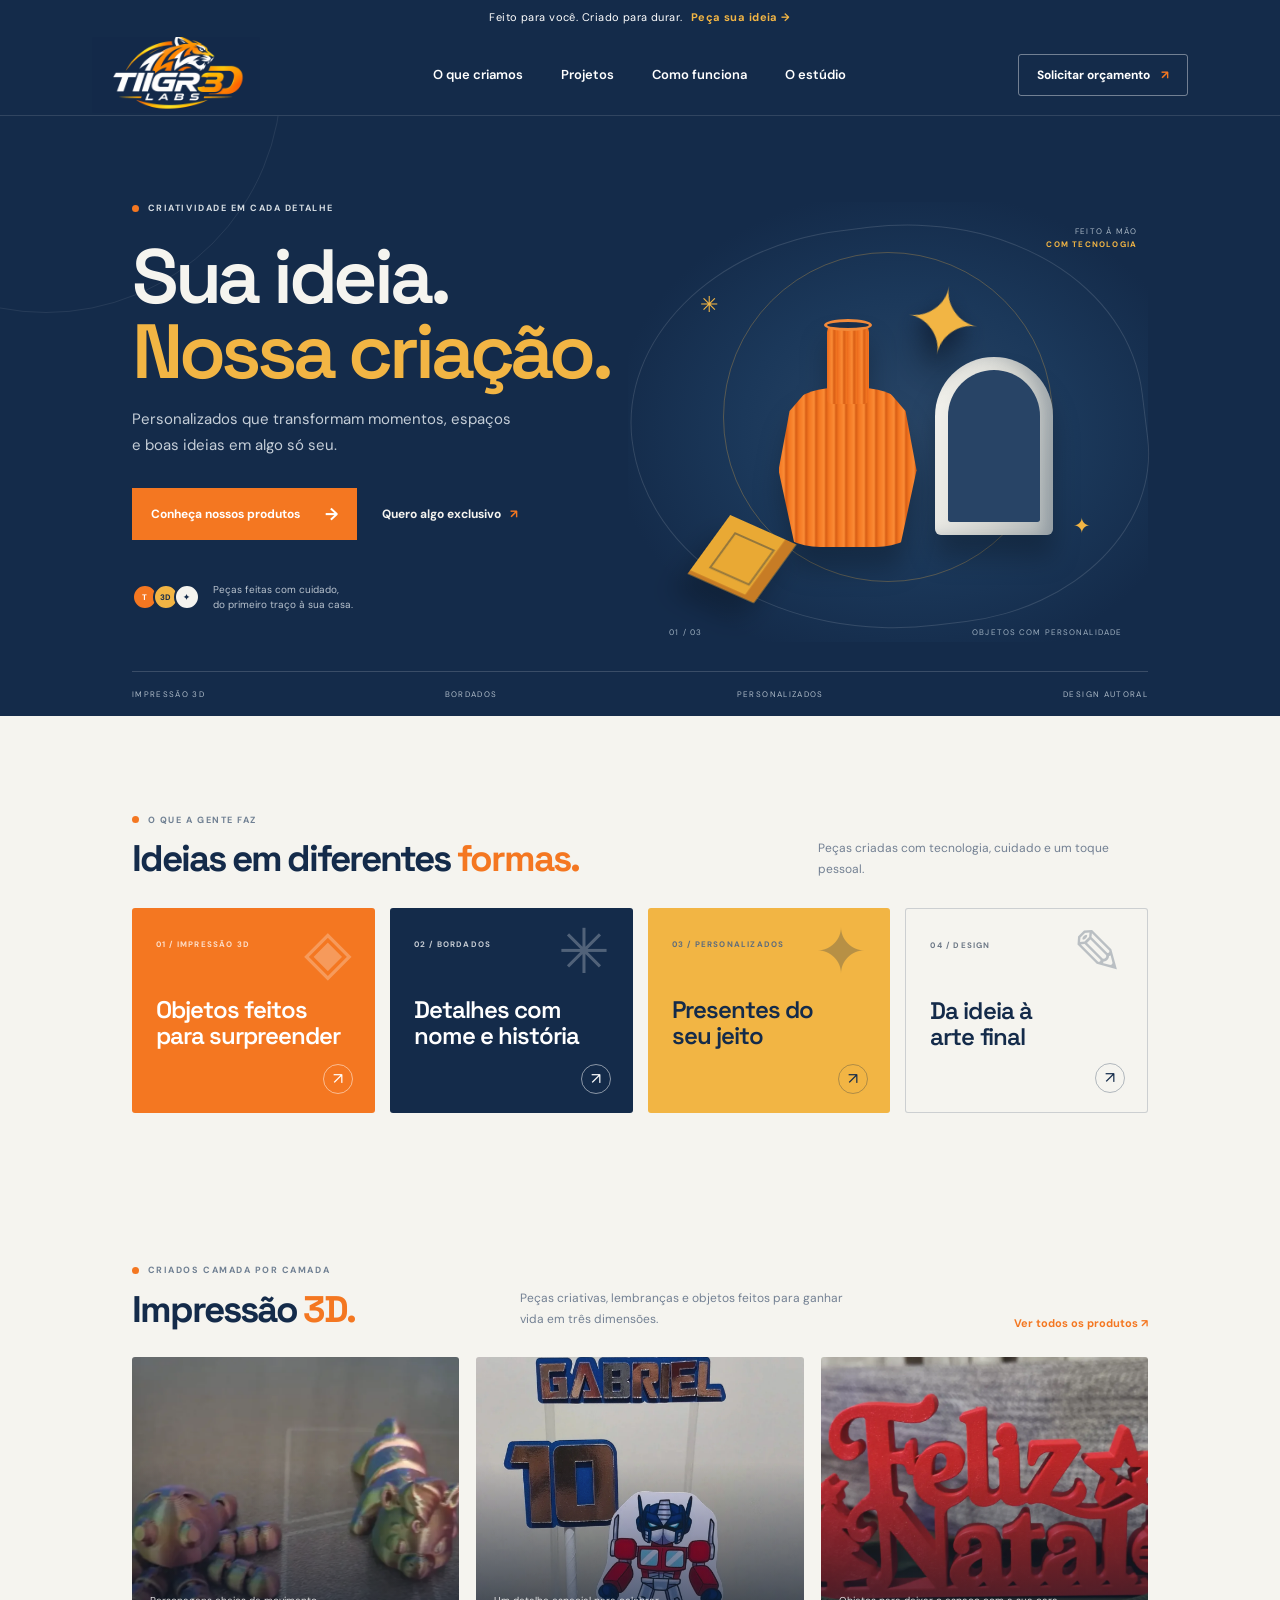
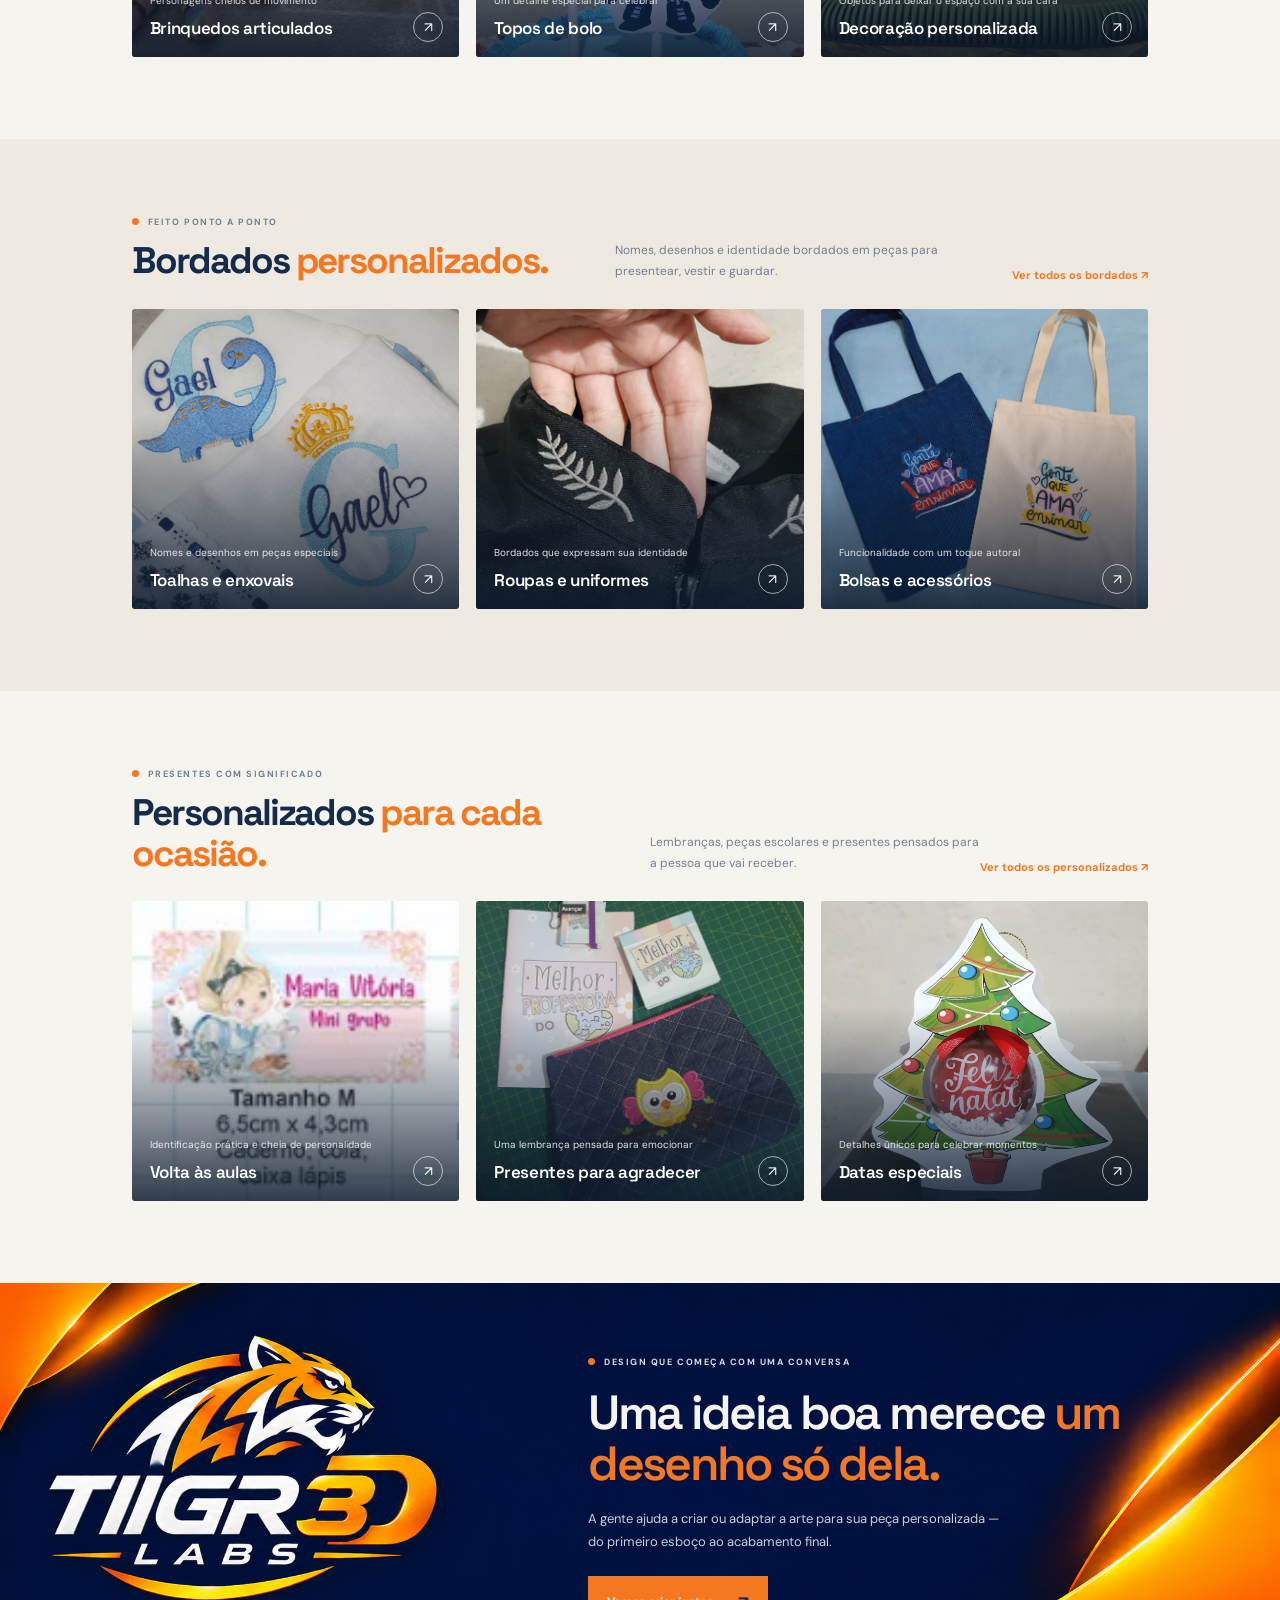
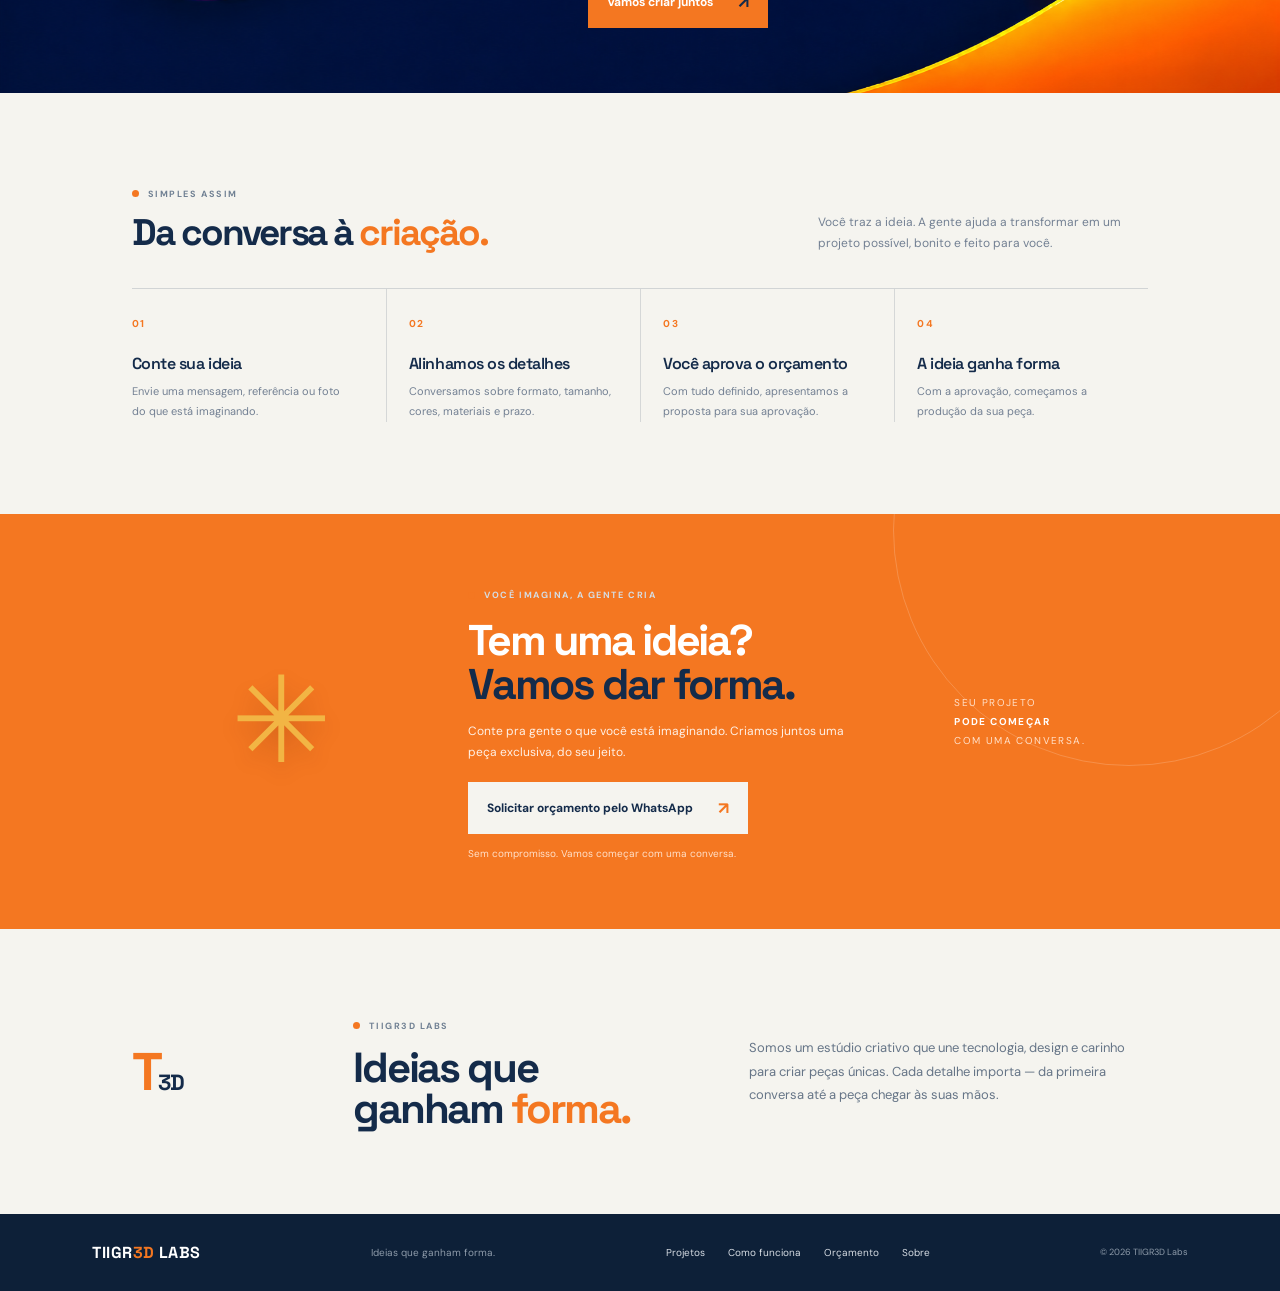
<file: index.html>
<!doctype html>
<html lang="pt-BR">
<head>
  <meta charset="UTF-8">
  <meta name="viewport" content="width=device-width, initial-scale=1.0">
  <meta name="theme-color" content="#142B4A">
  <meta name="description" content="Peças personalizadas com a sua ideia e a nossa criatividade. Impressão 3D, presentes e muito mais na TIIGR3D Labs.">
  <title>TIIGR3D Labs | Ideias que ganham forma</title>
  <link rel="preconnect" href="https://fonts.googleapis.com">
  <link rel="preconnect" href="https://fonts.gstatic.com" crossorigin>
  <link href="https://fonts.googleapis.com/css2?family=DM+Sans:wght@400;500;600;700&family=Space+Grotesk:wght@500;600;700&display=swap" rel="stylesheet">
  <link rel="stylesheet" href="styles.css">
</head>
<body>
  <div class="announcement">Feito para você. Criado para durar. <a href="#personalize">Peça sua ideia →</a></div>
  <header class="header">
    <a class="brand" href="#inicio" aria-label="TIIGR3D Labs início"><img src="docs/photos/design/identidade-visual/logo-tiigr3d-header.png" alt="TIIGR3D Labs"></a>
    <nav class="nav" aria-label="Navegação principal">
      <a href="#categorias">O que criamos</a><a href="#portfolio">Projetos</a><a href="#processo">Como funciona</a><a href="#sobre">O estúdio</a>
    </nav>
    <a class="header-cta" href="#personalize">Solicitar orçamento <span>↗</span></a>
    <details class="mobile-menu">
      <summary aria-label="Abrir menu"><span></span><span></span></summary>
      <nav aria-label="Menu mobile">
        <a href="#categorias">O que criamos</a><a href="#portfolio">Projetos</a><a href="#processo">Como funciona</a><a href="#sobre">O estúdio</a><a href="#personalize">Solicitar orçamento</a>
      </nav>
    </details>
  </header>

  <main>
    <section class="hero" id="inicio">
      <div class="hero-copy">
        <span class="eyebrow"><i></i> CRIATIVIDADE EM CADA DETALHE</span>
        <h1>Sua ideia.<br><span>Nossa criação.</span></h1>
        <p>Personalizados que transformam momentos, espaços e boas ideias em algo só seu.</p>
        <div class="hero-actions"><a class="button button-orange" href="#categorias">Conheça nossos produtos <span>→</span></a><a class="text-link" href="#personalize">Quero algo exclusivo <span>↗</span></a></div>
        <div class="hero-note"><div class="avatars"><b>T</b><b>3D</b><b>✦</b></div><span>Peças feitas com cuidado,<br>do primeiro traço à sua casa.</span></div>
      </div>
      <div class="hero-art" aria-label="Peças criativas feitas em impressão 3D">
        <div class="art-glow"></div><div class="art-label">FEITO À MÃO<br><strong>COM TECNOLOGIA</strong></div>
        <div class="model model-vase"><div class="vase-top"></div><div class="vase-neck"></div><div class="vase-body"></div></div>
        <div class="model model-arch"><div></div></div>
        <div class="model model-star">✦</div>
        <div class="model model-cube"><span></span></div>
        <div class="art-caption"><span>01 / 03</span><span>OBJETOS COM PERSONALIDADE</span></div>
        <div class="spark spark-one">✳</div><div class="spark spark-two">✦</div>
      </div>
      <div class="hero-bottom"><span>IMPRESSÃO 3D</span><span>BORDADOS</span><span>PERSONALIZADOS</span><span>DESIGN AUTORAL</span></div>
    </section>

    <section class="categories section-wrap" id="categorias">
      <div class="section-heading"><div><span class="eyebrow dark"><i></i> O QUE A GENTE FAZ</span><h2>Ideias em diferentes <em>formas.</em></h2></div><span class="category-intro">Peças criadas com tecnologia, cuidado e um toque pessoal.</span></div>
      <div class="category-grid">
        <a class="category-card category-orange" href="impressao-3d.html"><span class="category-icon">◈</span><span class="category-meta">01 / IMPRESSÃO 3D</span><h3>Objetos feitos<br>para surpreender</h3><span class="card-arrow">↗</span></a>
        <a class="category-card category-blue" href="bordados.html"><span class="category-icon">✳</span><span class="category-meta">02 / BORDADOS</span><h3>Detalhes com<br>nome e história</h3><span class="card-arrow">↗</span></a>
        <a class="category-card category-gold" href="personalizados.html"><span class="category-icon">✦</span><span class="category-meta">03 / PERSONALIZADOS</span><h3>Presentes do<br>seu jeito</h3><span class="card-arrow">↗</span></a>
        <a class="category-card category-design" href="#design"><span class="category-icon">✎</span><span class="category-meta">04 / DESIGN</span><h3>Da ideia à<br>arte final</h3><span class="card-arrow">↗</span></a>
      </div>
    </section>

    <div id="portfolio" class="portfolio-anchor" aria-hidden="true"></div>
    <section class="catalog-section section-wrap" id="impressao-3d">
      <div class="section-heading"><div><span class="eyebrow dark"><i></i> CRIADOS CAMADA POR CAMADA</span><h2>Impressão <em>3D.</em></h2></div><p class="section-description">Peças criativas, lembranças e objetos feitos para ganhar vida em três dimensões.</p><a class="catalog-more" href="impressao-3d.html">Ver todos os produtos ↗</a></div>
      <div class="work-grid">
        <a class="work-card" href="#personalize"><img loading="lazy" src="docs/photos/impressao-3d/brinquedos/miniaturas-articuladas-polvo-e-hipopotamo.png" alt="Miniaturas articuladas de polvo e hipopótamo impressas em 3D"><span class="work-detail">Personagens cheios de movimento</span><span class="work-label">Brinquedos articulados</span><span class="work-arrow">↗</span></a>
        <a class="work-card" href="#personalize"><img loading="lazy" src="docs/photos/impressao-3d/topper-de-bolo/topper-bolo-gabriel-transformers.png" alt="Topo de bolo personalizado com nome e personagem"><span class="work-detail">Um detalhe especial para celebrar</span><span class="work-label">Topos de bolo</span><span class="work-arrow">↗</span></a>
        <a class="work-card" href="#personalize"><img loading="lazy" src="docs/photos/impressao-3d/decoracao/enfeite-feliz-natal-01.png" alt="Enfeite de Natal vermelho feito em impressão 3D"><span class="work-detail">Objetos para deixar o espaço com a sua cara</span><span class="work-label">Decoração personalizada</span><span class="work-arrow">↗</span></a>
      </div>
    </section>

    <section class="catalog-section catalog-tinted" id="bordados">
      <div class="section-wrap">
        <div class="section-heading"><div><span class="eyebrow dark"><i></i> FEITO PONTO A PONTO</span><h2>Bordados <em>personalizados.</em></h2></div><p class="section-description">Nomes, desenhos e identidade bordados em peças para presentear, vestir e guardar.</p><a class="catalog-more" href="bordados.html">Ver todos os bordados ↗</a></div>
        <div class="work-grid">
          <a class="work-card" href="bordados-toalhas-enxovais.html"><img loading="lazy" src="docs/photos/bordados/toalhas-e-enxovais/toalha-infantil-bordada-gael-01.png" alt="Toalha infantil bordada com nome e desenho de animal"><span class="work-detail">Nomes e desenhos em peças especiais</span><span class="work-label">Toalhas e enxovais</span><span class="work-arrow">↗</span></a>
          <a class="work-card" href="roupas-e-uniformes-bordados.html"><img loading="lazy" src="docs/photos/bordados/roupas-e-uniformes/jaqueta-bordada-folhagem.png" alt="Jaqueta escura com bordado de folhagem"><span class="work-detail">Bordados que expressam sua identidade</span><span class="work-label">Roupas e uniformes</span><span class="work-arrow">↗</span></a>
          <a class="work-card" href="bolsas-e-acessorios-bordados.html"><img loading="lazy" src="docs/photos/personalizados/presentes-e-lembrancas/ecobags-gente-que-ama-ensinar.png" alt="Duas ecobags bordadas com frases personalizadas"><span class="work-detail">Funcionalidade com um toque autoral</span><span class="work-label">Bolsas e acessórios</span><span class="work-arrow">↗</span></a>
        </div>
      </div>
    </section>

    <section class="catalog-section section-wrap" id="personalizados">
      <div class="section-heading"><div><span class="eyebrow dark"><i></i> PRESENTES COM SIGNIFICADO</span><h2>Personalizados <em>para cada ocasião.</em></h2></div><p class="section-description">Lembranças, peças escolares e presentes pensados para a pessoa que vai receber.</p><a class="catalog-more" href="personalizados.html">Ver todos os personalizados ↗</a></div>
      <div class="work-grid">
        <a class="work-card" href="#personalize"><img loading="lazy" src="docs/photos/personalizados/itens-escolares/etiquetas-personalizadas-maria-vitoria.png" alt="Etiquetas personalizadas para materiais escolares"><span class="work-detail">Identificação prática e cheia de personalidade</span><span class="work-label">Volta às aulas</span><span class="work-arrow">↗</span></a>
        <a class="work-card" href="#personalize"><img loading="lazy" src="docs/photos/personalizados/presentes-e-lembrancas/kit-presentes-melhor-professora.png" alt="Kit de presentes personalizados para professora"><span class="work-detail">Uma lembrança pensada para emocionar</span><span class="work-label">Presentes para agradecer</span><span class="work-arrow">↗</span></a>
        <a class="work-card" href="#personalize"><img loading="lazy" src="docs/photos/personalizados/presentes-e-lembrancas/enfeite-arvore-de-natal-bola-personalizada.png" alt="Enfeite de árvore de Natal com bola personalizada"><span class="work-detail">Detalhes únicos para celebrar momentos</span><span class="work-label">Datas especiais</span><span class="work-arrow">↗</span></a>
      </div>
    </section>

    <section class="catalog-section catalog-design" id="design">
      <div class="section-wrap design-layout">
        <div class="design-copy"><span class="eyebrow"><i></i> DESIGN QUE COMEÇA COM UMA CONVERSA</span><h2>Uma ideia boa merece <em>um desenho só dela.</em></h2><p>A gente ajuda a criar ou adaptar a arte para sua peça personalizada — do primeiro esboço ao acabamento final.</p><a class="button button-light" href="#personalize">Vamos criar juntos <span>↗</span></a></div>
      </div>
    </section>

    <section class="process-section section-wrap" id="processo">
      <div class="section-heading"><div><span class="eyebrow dark"><i></i> SIMPLES ASSIM</span><h2>Da conversa à <em>criação.</em></h2></div><p class="section-description">Você traz a ideia. A gente ajuda a transformar em um projeto possível, bonito e feito para você.</p></div>
      <div class="process-grid">
        <article><span class="process-number">01</span><h3>Conte sua ideia</h3><p>Envie uma mensagem, referência ou foto do que está imaginando.</p></article>
        <article><span class="process-number">02</span><h3>Alinhamos os detalhes</h3><p>Conversamos sobre formato, tamanho, cores, materiais e prazo.</p></article>
        <article><span class="process-number">03</span><h3>Você aprova o orçamento</h3><p>Com tudo definido, apresentamos a proposta para sua aprovação.</p></article>
        <article><span class="process-number">04</span><h3>A ideia ganha forma</h3><p>Com a aprovação, começamos a produção da sua peça.</p></article>
      </div>
    </section>

    <section class="custom" id="personalize"><div class="custom-mark">✳</div><div><span class="eyebrow"><i></i> VOCÊ IMAGINA, A GENTE CRIA</span><h2>Tem uma ideia?<br><em>Vamos dar forma.</em></h2><p>Conte pra gente o que você está imaginando. Criamos juntos uma peça exclusiva, do seu jeito.</p><a class="button button-light" href="https://api.whatsapp.com/send?phone=5511980143324" target="_blank" rel="noopener noreferrer">Solicitar orçamento pelo WhatsApp <span>↗</span></a><small class="quote-note">Sem compromisso. Vamos começar com uma conversa.</small></div><div class="custom-side">SEU PROJETO<br><span>PODE COMEÇAR</span><br>COM UMA CONVERSA.</div></section>

    <section class="about section-wrap" id="sobre"><div class="about-symbol">T<span>3D</span></div><div><span class="eyebrow dark"><i></i> TIIGR3D LABS</span><h2>Ideias que<br>ganham <em>forma.</em></h2></div><p>Somos um estúdio criativo que une tecnologia, design e carinho para criar peças únicas. Cada detalhe importa — da primeira conversa até a peça chegar às suas mãos.</p></section>
  </main>

  <footer class="footer"><a class="footer-brand" href="#inicio">TIIGR<span>3D</span> LABS</a><span>Ideias que ganham forma.</span><div><a href="#portfolio">Projetos</a><a href="#processo">Como funciona</a><a href="#personalize">Orçamento</a><a href="#sobre">Sobre</a></div><small>© 2026 TIIGR3D Labs</small></footer>
</body>
</html>
</file>
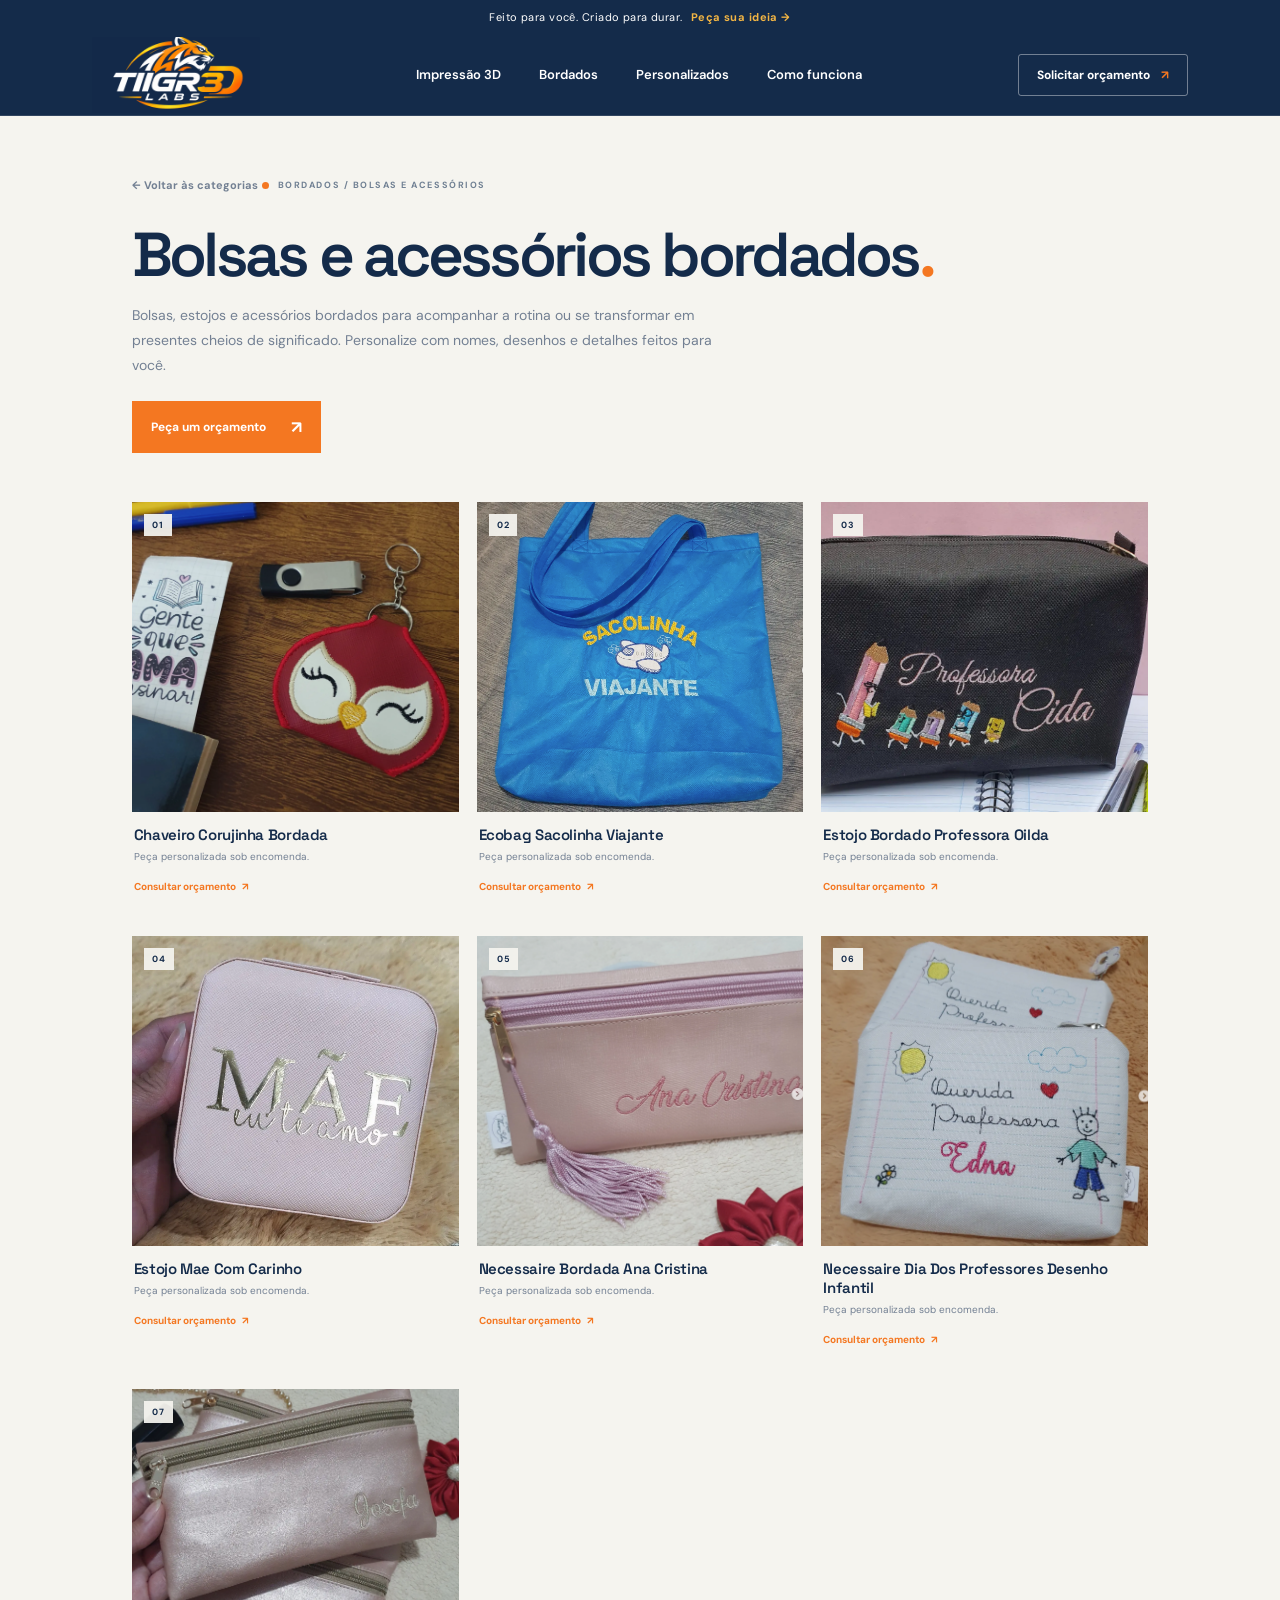
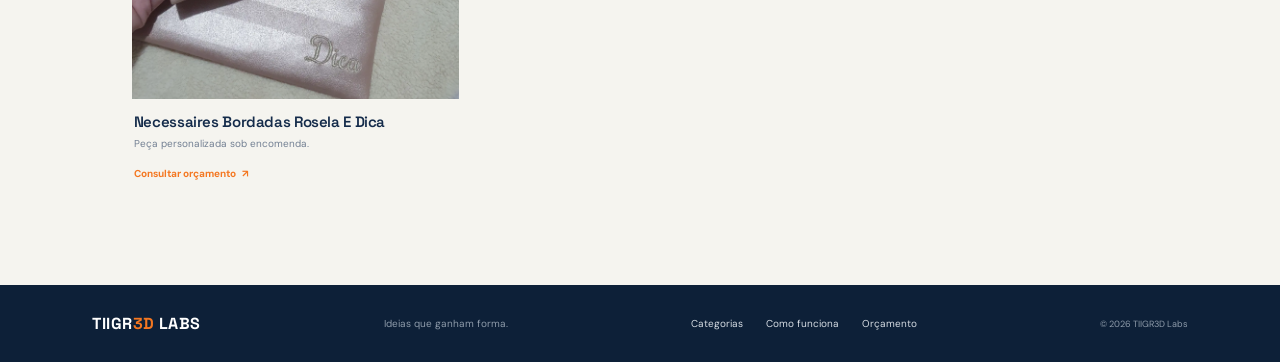
<file: bolsas-e-acessorios-bordados.html>
<!doctype html>
<html lang="pt-BR">
<head>
  <meta charset="UTF-8">
  <meta name="viewport" content="width=device-width, initial-scale=1.0">
  <meta name="theme-color" content="#142B4A">
  <meta name="description" content="Bolsas, estojos e acessórios bordados para acompanhar a rotina ou se transformar em presentes cheios de significado. Personalize com nomes, desenhos e detalhes feitos para você.">
  <title>Bolsas e acessórios bordados | TIIGR3D Labs</title>
  <link rel="preconnect" href="https://fonts.googleapis.com">
  <link rel="preconnect" href="https://fonts.gstatic.com" crossorigin>
  <link href="https://fonts.googleapis.com/css2?family=DM+Sans:wght@400;500;600;700&family=Space+Grotesk:wght@500;600;700&display=swap" rel="stylesheet">
  <link rel="stylesheet" href="styles.css">
</head>
<body>
  <div class="announcement">Feito para você. Criado para durar. <a href="index.html#personalize">Peça sua ideia →</a></div>
  <header class="header">
    <a class="brand" href="index.html" aria-label="TIIGR3D Labs início"><img src="docs/photos/design/identidade-visual/logo-tiigr3d-header.png" alt="TIIGR3D Labs"></a>
    <nav class="nav" aria-label="Navegação principal"><a href="impressao-3d.html">Impressão 3D</a><a href="bordados.html">Bordados</a><a href="personalizados.html">Personalizados</a><a href="index.html#processo">Como funciona</a></nav>
    <a class="header-cta" href="https://api.whatsapp.com/send?phone=5511980143324" target="_blank" rel="noopener noreferrer">Solicitar orçamento <span>↗</span></a>
    <details class="mobile-menu"><summary aria-label="Abrir menu"><span></span><span></span></summary><nav aria-label="Menu mobile"><a href="index.html">Início</a><a href="impressao-3d.html">Impressão 3D</a><a href="bordados.html">Bordados</a><a href="personalizados.html">Personalizados</a><a href="index.html#processo">Como funciona</a><a href="https://api.whatsapp.com/send?phone=5511980143324" target="_blank" rel="noopener noreferrer">Solicitar orçamento</a></nav></details>
  </header>
  <main>
    <section class="catalog-page-hero section-wrap">
      <a class="catalog-back" href="index.html#categorias">← Voltar às categorias</a>
      <p class="eyebrow dark"><i></i> BORDADOS / BOLSAS E ACESSÓRIOS</p>
      <h1>Bolsas e acessórios bordados<em>.</em></h1>
      <p class="catalog-page-description">Bolsas, estojos e acessórios bordados para acompanhar a rotina ou se transformar em presentes cheios de significado. Personalize com nomes, desenhos e detalhes feitos para você.</p>
      <a class="button button-orange" href="https://api.whatsapp.com/send?phone=5511980143324" target="_blank" rel="noopener noreferrer">Peça um orçamento <span>↗</span></a>
    </section>
    <section class="catalog-page-grid section-wrap" aria-label="Bolsas e acessórios bordados">
<article class="catalog-product">
          <a class="catalog-product-image" href="https://api.whatsapp.com/send?phone=5511980143324" target="_blank" rel="noopener noreferrer" aria-label="Solicitar orçamento para Chaveiro Corujinha Bordada">
            <img loading="lazy" src="docs/photos/bordados/acessorios/chaveiro-corujinha-bordada.png" alt="Chaveiro Corujinha Bordada — peça criada pela TIIGR3D Labs">
            <span class="catalog-product-number">01</span>
          </a>
          <div class="catalog-product-info"><h2>Chaveiro Corujinha Bordada</h2><p>Peça personalizada sob encomenda.</p><a href="https://api.whatsapp.com/send?phone=5511980143324" target="_blank" rel="noopener noreferrer">Consultar orçamento <span>↗</span></a></div>
        </article>
<article class="catalog-product">
          <a class="catalog-product-image" href="https://api.whatsapp.com/send?phone=5511980143324" target="_blank" rel="noopener noreferrer" aria-label="Solicitar orçamento para Ecobag Sacolinha Viajante">
            <img loading="lazy" src="docs/photos/bordados/acessorios/ecobag-sacolinha-viajante.png" alt="Ecobag Sacolinha Viajante — peça criada pela TIIGR3D Labs">
            <span class="catalog-product-number">02</span>
          </a>
          <div class="catalog-product-info"><h2>Ecobag Sacolinha Viajante</h2><p>Peça personalizada sob encomenda.</p><a href="https://api.whatsapp.com/send?phone=5511980143324" target="_blank" rel="noopener noreferrer">Consultar orçamento <span>↗</span></a></div>
        </article>
<article class="catalog-product">
          <a class="catalog-product-image" href="https://api.whatsapp.com/send?phone=5511980143324" target="_blank" rel="noopener noreferrer" aria-label="Solicitar orçamento para Estojo Bordado Professora Oilda">
            <img loading="lazy" src="docs/photos/bordados/acessorios/estojo-bordado-professora-oilda.png" alt="Estojo Bordado Professora Oilda — peça criada pela TIIGR3D Labs">
            <span class="catalog-product-number">03</span>
          </a>
          <div class="catalog-product-info"><h2>Estojo Bordado Professora Oilda</h2><p>Peça personalizada sob encomenda.</p><a href="https://api.whatsapp.com/send?phone=5511980143324" target="_blank" rel="noopener noreferrer">Consultar orçamento <span>↗</span></a></div>
        </article>
<article class="catalog-product">
          <a class="catalog-product-image" href="https://api.whatsapp.com/send?phone=5511980143324" target="_blank" rel="noopener noreferrer" aria-label="Solicitar orçamento para Estojo Mae Com Carinho">
            <img loading="lazy" src="docs/photos/bordados/acessorios/estojo-mae-com-carinho.png" alt="Estojo Mae Com Carinho — peça criada pela TIIGR3D Labs">
            <span class="catalog-product-number">04</span>
          </a>
          <div class="catalog-product-info"><h2>Estojo Mae Com Carinho</h2><p>Peça personalizada sob encomenda.</p><a href="https://api.whatsapp.com/send?phone=5511980143324" target="_blank" rel="noopener noreferrer">Consultar orçamento <span>↗</span></a></div>
        </article>
<article class="catalog-product">
          <a class="catalog-product-image" href="https://api.whatsapp.com/send?phone=5511980143324" target="_blank" rel="noopener noreferrer" aria-label="Solicitar orçamento para Necessaire Bordada Ana Cristina">
            <img loading="lazy" src="docs/photos/bordados/acessorios/necessaire-bordada-rosa.png" alt="Necessaire Bordada Ana Cristina — peça criada pela TIIGR3D Labs">
            <span class="catalog-product-number">05</span>
          </a>
          <div class="catalog-product-info"><h2>Necessaire Bordada Ana Cristina</h2><p>Peça personalizada sob encomenda.</p><a href="https://api.whatsapp.com/send?phone=5511980143324" target="_blank" rel="noopener noreferrer">Consultar orçamento <span>↗</span></a></div>
        </article>
<article class="catalog-product">
          <a class="catalog-product-image" href="https://api.whatsapp.com/send?phone=5511980143324" target="_blank" rel="noopener noreferrer" aria-label="Solicitar orçamento para Necessaire Dia Dos Professores Desenho Infantil">
            <img loading="lazy" src="docs/photos/bordados/acessorios/necessaire-dia-dos-professores-desenho-infantil.png" alt="Necessaire Dia Dos Professores Desenho Infantil — peça criada pela TIIGR3D Labs">
            <span class="catalog-product-number">06</span>
          </a>
          <div class="catalog-product-info"><h2>Necessaire Dia Dos Professores Desenho Infantil</h2><p>Peça personalizada sob encomenda.</p><a href="https://api.whatsapp.com/send?phone=5511980143324" target="_blank" rel="noopener noreferrer">Consultar orçamento <span>↗</span></a></div>
        </article>
<article class="catalog-product">
          <a class="catalog-product-image" href="https://api.whatsapp.com/send?phone=5511980143324" target="_blank" rel="noopener noreferrer" aria-label="Solicitar orçamento para Necessaires Bordadas Rosela E Dica">
            <img loading="lazy" src="docs/photos/bordados/acessorios/necessaire-bordada-01.png" alt="Necessaires Bordadas Rosela E Dica — peça criada pela TIIGR3D Labs">
            <span class="catalog-product-number">07</span>
          </a>
          <div class="catalog-product-info"><h2>Necessaires Bordadas Rosela E Dica</h2><p>Peça personalizada sob encomenda.</p><a href="https://api.whatsapp.com/send?phone=5511980143324" target="_blank" rel="noopener noreferrer">Consultar orçamento <span>↗</span></a></div>
        </article>
    </section>
  </main>
  <footer class="footer"><a class="footer-brand" href="index.html">TIIGR<span>3D</span> LABS</a><span>Ideias que ganham forma.</span><div><a href="index.html#categorias">Categorias</a><a href="index.html#processo">Como funciona</a><a href="https://api.whatsapp.com/send?phone=5511980143324" target="_blank" rel="noopener noreferrer">Orçamento</a></div><small>© 2026 TIIGR3D Labs</small></footer>
</body>
</html>
</file>
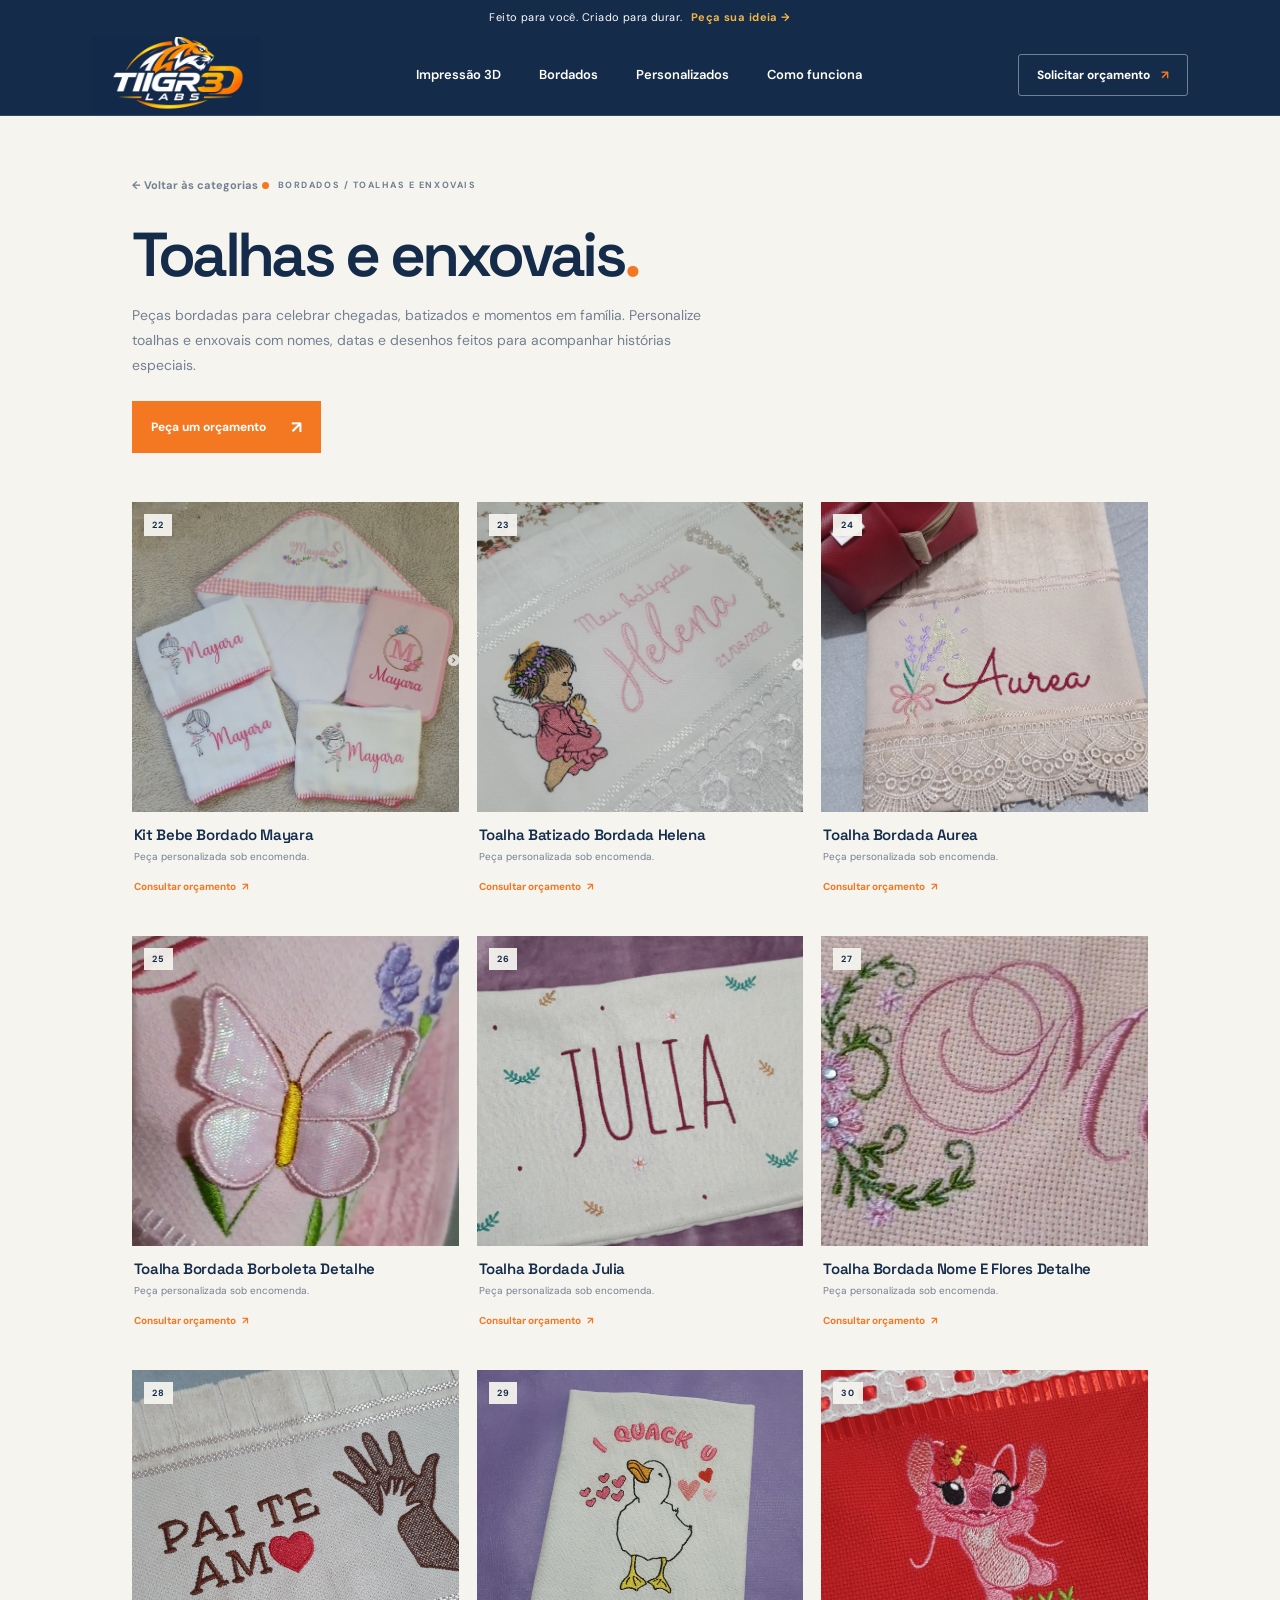
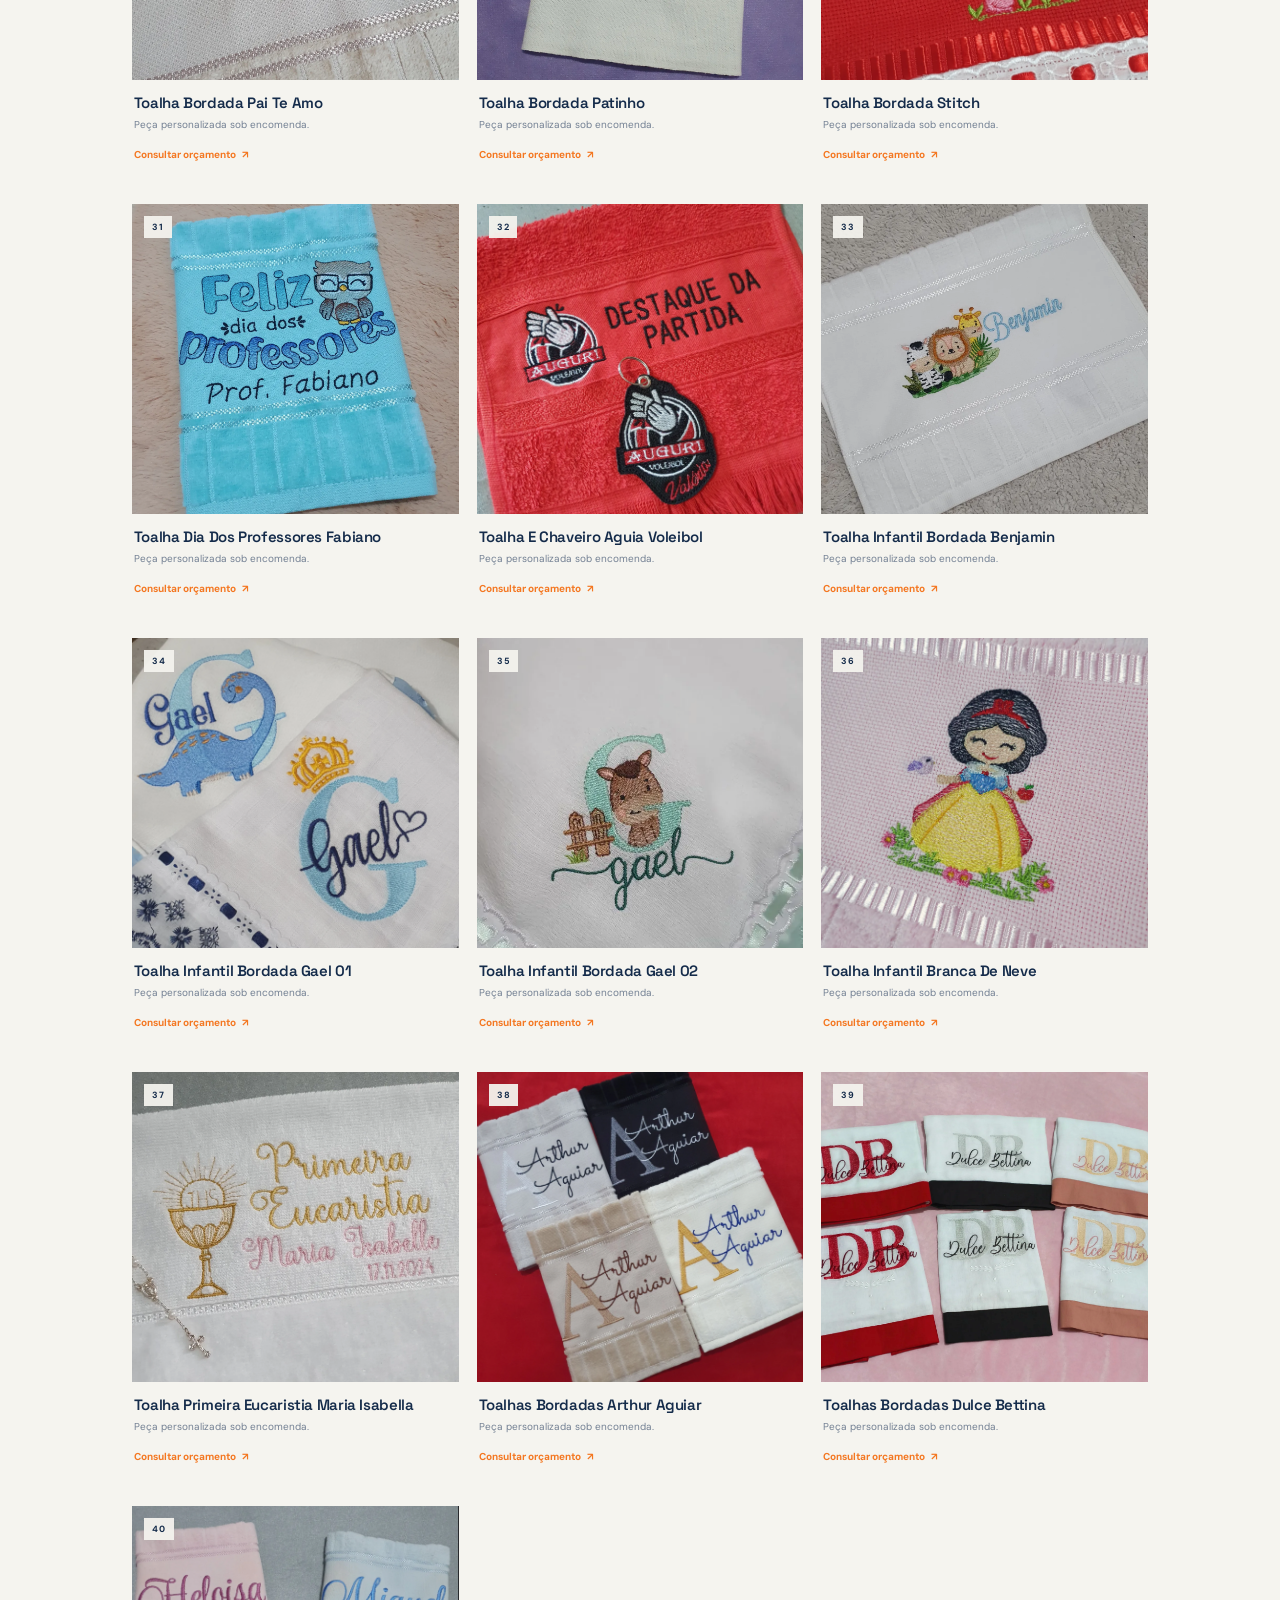
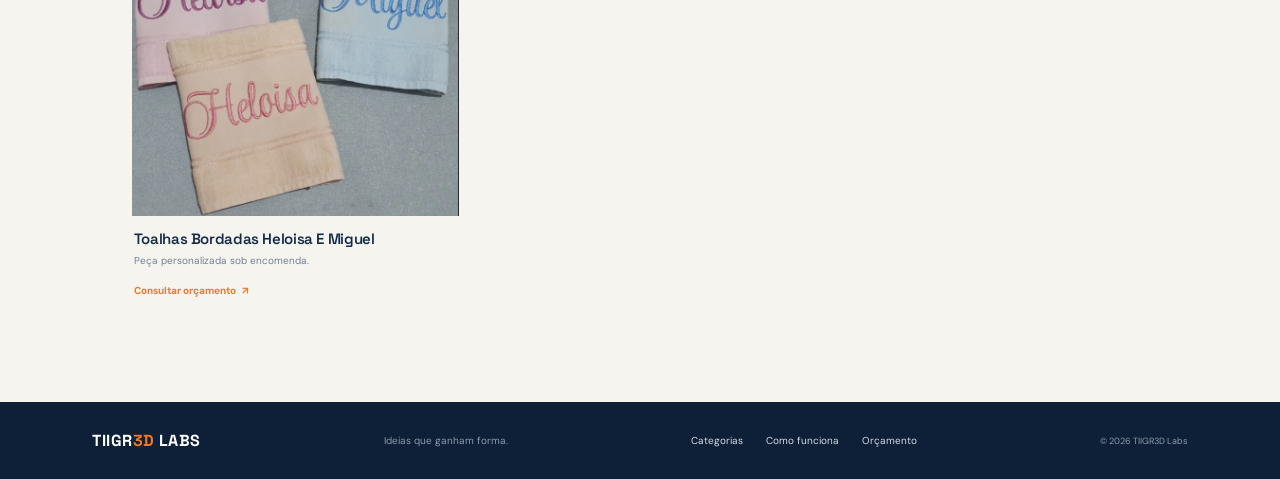
<file: bordados-toalhas-enxovais.html>
<!doctype html>
<html lang="pt-BR">
<head>
  <meta charset="UTF-8">
  <meta name="viewport" content="width=device-width, initial-scale=1.0">
  <meta name="theme-color" content="#142B4A">
  <meta name="description" content="Toalhas e enxovais bordados sob medida para presentear, celebrar e guardar momentos especiais.">
  <title>Toalhas e enxovais bordados | TIIGR3D Labs</title>
  <link rel="preconnect" href="https://fonts.googleapis.com">
  <link rel="preconnect" href="https://fonts.gstatic.com" crossorigin>
  <link href="https://fonts.googleapis.com/css2?family=DM+Sans:wght@400;500;600;700&family=Space+Grotesk:wght@500;600;700&display=swap" rel="stylesheet">
  <link rel="stylesheet" href="styles.css">
</head>
<body>
  <div class="announcement">Feito para você. Criado para durar. <a href="index.html#personalize">Peça sua ideia →</a></div>
  <header class="header">
    <a class="brand" href="index.html" aria-label="TIIGR3D Labs início"><img src="docs/photos/design/identidade-visual/logo-tiigr3d-header.png" alt="TIIGR3D Labs"></a>
    <nav class="nav" aria-label="Navegação principal"><a href="impressao-3d.html">Impressão 3D</a><a href="bordados.html">Bordados</a><a href="personalizados.html">Personalizados</a><a href="index.html#processo">Como funciona</a></nav>
    <a class="header-cta" href="https://api.whatsapp.com/send?phone=5511980143324" target="_blank" rel="noopener noreferrer">Solicitar orçamento <span>↗</span></a>
    <details class="mobile-menu"><summary aria-label="Abrir menu"><span></span><span></span></summary><nav aria-label="Menu mobile"><a href="index.html">Início</a><a href="impressao-3d.html">Impressão 3D</a><a href="bordados.html">Bordados</a><a href="personalizados.html">Personalizados</a><a href="index.html#processo">Como funciona</a><a href="https://api.whatsapp.com/send?phone=5511980143324" target="_blank" rel="noopener noreferrer">Solicitar orçamento</a></nav></details>
  </header>
  <main>
    <section class="catalog-page-hero section-wrap">
      <a class="catalog-back" href="index.html#categorias">← Voltar às categorias</a>
      <p class="eyebrow dark"><i></i> BORDADOS / TOALHAS E ENXOVAIS</p>
      <h1>Toalhas e enxovais<em>.</em></h1>
      <p class="catalog-page-description">Peças bordadas para celebrar chegadas, batizados e momentos em família. Personalize toalhas e enxovais com nomes, datas e desenhos feitos para acompanhar histórias especiais.</p>
      <a class="button button-orange" href="https://api.whatsapp.com/send?phone=5511980143324" target="_blank" rel="noopener noreferrer">Peça um orçamento <span>↗</span></a>
    </section>
    <section class="catalog-page-grid section-wrap" aria-label="Toalhas e enxovais bordados">
<article class="catalog-product">
          <a class="catalog-product-image" href="https://api.whatsapp.com/send?phone=5511980143324" target="_blank" rel="noopener noreferrer" aria-label="Solicitar orçamento para Kit Bebe Bordado Mayara">
            <img loading="lazy" src="docs/photos/bordados/toalhas-e-enxovais/kit-bebe-bordado-mayara.png" alt="Kit Bebe Bordado Mayara — peça criada pela TIIGR3D Labs">
            <span class="catalog-product-number">22</span>
          </a>
          <div class="catalog-product-info"><h2>Kit Bebe Bordado Mayara</h2><p>Peça personalizada sob encomenda.</p><a href="https://api.whatsapp.com/send?phone=5511980143324" target="_blank" rel="noopener noreferrer">Consultar orçamento <span>↗</span></a></div>
        </article>
<article class="catalog-product">
          <a class="catalog-product-image" href="https://api.whatsapp.com/send?phone=5511980143324" target="_blank" rel="noopener noreferrer" aria-label="Solicitar orçamento para Toalha Batizado Bordada Helena">
            <img loading="lazy" src="docs/photos/bordados/toalhas-e-enxovais/toalha-batizado-bordada-helena.png" alt="Toalha Batizado Bordada Helena — peça criada pela TIIGR3D Labs">
            <span class="catalog-product-number">23</span>
          </a>
          <div class="catalog-product-info"><h2>Toalha Batizado Bordada Helena</h2><p>Peça personalizada sob encomenda.</p><a href="https://api.whatsapp.com/send?phone=5511980143324" target="_blank" rel="noopener noreferrer">Consultar orçamento <span>↗</span></a></div>
        </article>
<article class="catalog-product">
          <a class="catalog-product-image" href="https://api.whatsapp.com/send?phone=5511980143324" target="_blank" rel="noopener noreferrer" aria-label="Solicitar orçamento para Toalha Bordada Aurea">
            <img loading="lazy" src="docs/photos/bordados/toalhas-e-enxovais/toalha-bordada-aurea.png" alt="Toalha Bordada Aurea — peça criada pela TIIGR3D Labs">
            <span class="catalog-product-number">24</span>
          </a>
          <div class="catalog-product-info"><h2>Toalha Bordada Aurea</h2><p>Peça personalizada sob encomenda.</p><a href="https://api.whatsapp.com/send?phone=5511980143324" target="_blank" rel="noopener noreferrer">Consultar orçamento <span>↗</span></a></div>
        </article>
<article class="catalog-product">
          <a class="catalog-product-image" href="https://api.whatsapp.com/send?phone=5511980143324" target="_blank" rel="noopener noreferrer" aria-label="Solicitar orçamento para Toalha Bordada Borboleta Detalhe">
            <img loading="lazy" src="docs/photos/bordados/toalhas-e-enxovais/toalha-bordada-borboleta-detalhe.png" alt="Toalha Bordada Borboleta Detalhe — peça criada pela TIIGR3D Labs">
            <span class="catalog-product-number">25</span>
          </a>
          <div class="catalog-product-info"><h2>Toalha Bordada Borboleta Detalhe</h2><p>Peça personalizada sob encomenda.</p><a href="https://api.whatsapp.com/send?phone=5511980143324" target="_blank" rel="noopener noreferrer">Consultar orçamento <span>↗</span></a></div>
        </article>
<article class="catalog-product">
          <a class="catalog-product-image" href="https://api.whatsapp.com/send?phone=5511980143324" target="_blank" rel="noopener noreferrer" aria-label="Solicitar orçamento para Toalha Bordada Julia">
            <img loading="lazy" src="docs/photos/bordados/toalhas-e-enxovais/toalha-bordada-julia.png" alt="Toalha Bordada Julia — peça criada pela TIIGR3D Labs">
            <span class="catalog-product-number">26</span>
          </a>
          <div class="catalog-product-info"><h2>Toalha Bordada Julia</h2><p>Peça personalizada sob encomenda.</p><a href="https://api.whatsapp.com/send?phone=5511980143324" target="_blank" rel="noopener noreferrer">Consultar orçamento <span>↗</span></a></div>
        </article>
<article class="catalog-product">
          <a class="catalog-product-image" href="https://api.whatsapp.com/send?phone=5511980143324" target="_blank" rel="noopener noreferrer" aria-label="Solicitar orçamento para Toalha Bordada Nome E Flores Detalhe">
            <img loading="lazy" src="docs/photos/bordados/toalhas-e-enxovais/toalha-bordada-nome-e-flores-detalhe.png" alt="Toalha Bordada Nome E Flores Detalhe — peça criada pela TIIGR3D Labs">
            <span class="catalog-product-number">27</span>
          </a>
          <div class="catalog-product-info"><h2>Toalha Bordada Nome E Flores Detalhe</h2><p>Peça personalizada sob encomenda.</p><a href="https://api.whatsapp.com/send?phone=5511980143324" target="_blank" rel="noopener noreferrer">Consultar orçamento <span>↗</span></a></div>
        </article>
<article class="catalog-product">
          <a class="catalog-product-image" href="https://api.whatsapp.com/send?phone=5511980143324" target="_blank" rel="noopener noreferrer" aria-label="Solicitar orçamento para Toalha Bordada Pai Te Amo">
            <img loading="lazy" src="docs/photos/bordados/toalhas-e-enxovais/toalha-bordada-pai-te-amo.png" alt="Toalha Bordada Pai Te Amo — peça criada pela TIIGR3D Labs">
            <span class="catalog-product-number">28</span>
          </a>
          <div class="catalog-product-info"><h2>Toalha Bordada Pai Te Amo</h2><p>Peça personalizada sob encomenda.</p><a href="https://api.whatsapp.com/send?phone=5511980143324" target="_blank" rel="noopener noreferrer">Consultar orçamento <span>↗</span></a></div>
        </article>
<article class="catalog-product">
          <a class="catalog-product-image" href="https://api.whatsapp.com/send?phone=5511980143324" target="_blank" rel="noopener noreferrer" aria-label="Solicitar orçamento para Toalha Bordada Patinho">
            <img loading="lazy" src="docs/photos/bordados/toalhas-e-enxovais/toalha-bordada-patinho.png" alt="Toalha Bordada Patinho — peça criada pela TIIGR3D Labs">
            <span class="catalog-product-number">29</span>
          </a>
          <div class="catalog-product-info"><h2>Toalha Bordada Patinho</h2><p>Peça personalizada sob encomenda.</p><a href="https://api.whatsapp.com/send?phone=5511980143324" target="_blank" rel="noopener noreferrer">Consultar orçamento <span>↗</span></a></div>
        </article>
<article class="catalog-product">
          <a class="catalog-product-image" href="https://api.whatsapp.com/send?phone=5511980143324" target="_blank" rel="noopener noreferrer" aria-label="Solicitar orçamento para Toalha Bordada Stitch">
            <img loading="lazy" src="docs/photos/bordados/toalhas-e-enxovais/toalha-bordada-stitch.png" alt="Toalha Bordada Stitch — peça criada pela TIIGR3D Labs">
            <span class="catalog-product-number">30</span>
          </a>
          <div class="catalog-product-info"><h2>Toalha Bordada Stitch</h2><p>Peça personalizada sob encomenda.</p><a href="https://api.whatsapp.com/send?phone=5511980143324" target="_blank" rel="noopener noreferrer">Consultar orçamento <span>↗</span></a></div>
        </article>
<article class="catalog-product">
          <a class="catalog-product-image" href="https://api.whatsapp.com/send?phone=5511980143324" target="_blank" rel="noopener noreferrer" aria-label="Solicitar orçamento para Toalha Dia Dos Professores Fabiano">
            <img loading="lazy" src="docs/photos/bordados/toalhas-e-enxovais/toalha-dia-dos-professores-fabiano.png" alt="Toalha Dia Dos Professores Fabiano — peça criada pela TIIGR3D Labs">
            <span class="catalog-product-number">31</span>
          </a>
          <div class="catalog-product-info"><h2>Toalha Dia Dos Professores Fabiano</h2><p>Peça personalizada sob encomenda.</p><a href="https://api.whatsapp.com/send?phone=5511980143324" target="_blank" rel="noopener noreferrer">Consultar orçamento <span>↗</span></a></div>
        </article>
<article class="catalog-product">
          <a class="catalog-product-image" href="https://api.whatsapp.com/send?phone=5511980143324" target="_blank" rel="noopener noreferrer" aria-label="Solicitar orçamento para Toalha E Chaveiro Aguia Voleibol">
            <img loading="lazy" src="docs/photos/bordados/toalhas-e-enxovais/toalha-e-chaveiro-aguia-voleibol.png" alt="Toalha E Chaveiro Aguia Voleibol — peça criada pela TIIGR3D Labs">
            <span class="catalog-product-number">32</span>
          </a>
          <div class="catalog-product-info"><h2>Toalha E Chaveiro Aguia Voleibol</h2><p>Peça personalizada sob encomenda.</p><a href="https://api.whatsapp.com/send?phone=5511980143324" target="_blank" rel="noopener noreferrer">Consultar orçamento <span>↗</span></a></div>
        </article>
<article class="catalog-product">
          <a class="catalog-product-image" href="https://api.whatsapp.com/send?phone=5511980143324" target="_blank" rel="noopener noreferrer" aria-label="Solicitar orçamento para Toalha Infantil Bordada Benjamin">
            <img loading="lazy" src="docs/photos/bordados/toalhas-e-enxovais/toalha-infantil-bordada-benjamin.png" alt="Toalha Infantil Bordada Benjamin — peça criada pela TIIGR3D Labs">
            <span class="catalog-product-number">33</span>
          </a>
          <div class="catalog-product-info"><h2>Toalha Infantil Bordada Benjamin</h2><p>Peça personalizada sob encomenda.</p><a href="https://api.whatsapp.com/send?phone=5511980143324" target="_blank" rel="noopener noreferrer">Consultar orçamento <span>↗</span></a></div>
        </article>
<article class="catalog-product">
          <a class="catalog-product-image" href="https://api.whatsapp.com/send?phone=5511980143324" target="_blank" rel="noopener noreferrer" aria-label="Solicitar orçamento para Toalha Infantil Bordada Gael 01">
            <img loading="lazy" src="docs/photos/bordados/toalhas-e-enxovais/toalha-infantil-bordada-gael-01.png" alt="Toalha Infantil Bordada Gael 01 — peça criada pela TIIGR3D Labs">
            <span class="catalog-product-number">34</span>
          </a>
          <div class="catalog-product-info"><h2>Toalha Infantil Bordada Gael 01</h2><p>Peça personalizada sob encomenda.</p><a href="https://api.whatsapp.com/send?phone=5511980143324" target="_blank" rel="noopener noreferrer">Consultar orçamento <span>↗</span></a></div>
        </article>
<article class="catalog-product">
          <a class="catalog-product-image" href="https://api.whatsapp.com/send?phone=5511980143324" target="_blank" rel="noopener noreferrer" aria-label="Solicitar orçamento para Toalha Infantil Bordada Gael 02">
            <img loading="lazy" src="docs/photos/bordados/toalhas-e-enxovais/toalha-infantil-bordada-gael-02.png" alt="Toalha Infantil Bordada Gael 02 — peça criada pela TIIGR3D Labs">
            <span class="catalog-product-number">35</span>
          </a>
          <div class="catalog-product-info"><h2>Toalha Infantil Bordada Gael 02</h2><p>Peça personalizada sob encomenda.</p><a href="https://api.whatsapp.com/send?phone=5511980143324" target="_blank" rel="noopener noreferrer">Consultar orçamento <span>↗</span></a></div>
        </article>
<article class="catalog-product">
          <a class="catalog-product-image" href="https://api.whatsapp.com/send?phone=5511980143324" target="_blank" rel="noopener noreferrer" aria-label="Solicitar orçamento para Toalha Infantil Branca De Neve">
            <img loading="lazy" src="docs/photos/bordados/toalhas-e-enxovais/toalha-infantil-branca-de-neve.png" alt="Toalha Infantil Branca De Neve — peça criada pela TIIGR3D Labs">
            <span class="catalog-product-number">36</span>
          </a>
          <div class="catalog-product-info"><h2>Toalha Infantil Branca De Neve</h2><p>Peça personalizada sob encomenda.</p><a href="https://api.whatsapp.com/send?phone=5511980143324" target="_blank" rel="noopener noreferrer">Consultar orçamento <span>↗</span></a></div>
        </article>
<article class="catalog-product">
          <a class="catalog-product-image" href="https://api.whatsapp.com/send?phone=5511980143324" target="_blank" rel="noopener noreferrer" aria-label="Solicitar orçamento para Toalha Primeira Eucaristia Maria Isabella">
            <img loading="lazy" src="docs/photos/bordados/toalhas-e-enxovais/toalha-primeira-eucaristia-maria-isabella.png" alt="Toalha Primeira Eucaristia Maria Isabella — peça criada pela TIIGR3D Labs">
            <span class="catalog-product-number">37</span>
          </a>
          <div class="catalog-product-info"><h2>Toalha Primeira Eucaristia Maria Isabella</h2><p>Peça personalizada sob encomenda.</p><a href="https://api.whatsapp.com/send?phone=5511980143324" target="_blank" rel="noopener noreferrer">Consultar orçamento <span>↗</span></a></div>
        </article>
<article class="catalog-product">
          <a class="catalog-product-image" href="https://api.whatsapp.com/send?phone=5511980143324" target="_blank" rel="noopener noreferrer" aria-label="Solicitar orçamento para Toalhas Bordadas Arthur Aguiar">
            <img loading="lazy" src="docs/photos/bordados/toalhas-e-enxovais/toalhas-bordadas-arthur-aguiar.png" alt="Toalhas Bordadas Arthur Aguiar — peça criada pela TIIGR3D Labs">
            <span class="catalog-product-number">38</span>
          </a>
          <div class="catalog-product-info"><h2>Toalhas Bordadas Arthur Aguiar</h2><p>Peça personalizada sob encomenda.</p><a href="https://api.whatsapp.com/send?phone=5511980143324" target="_blank" rel="noopener noreferrer">Consultar orçamento <span>↗</span></a></div>
        </article>
<article class="catalog-product">
          <a class="catalog-product-image" href="https://api.whatsapp.com/send?phone=5511980143324" target="_blank" rel="noopener noreferrer" aria-label="Solicitar orçamento para Toalhas Bordadas Dulce Bettina">
            <img loading="lazy" src="docs/photos/bordados/toalhas-e-enxovais/toalhas-bordadas-dulce-bettina.png" alt="Toalhas Bordadas Dulce Bettina — peça criada pela TIIGR3D Labs">
            <span class="catalog-product-number">39</span>
          </a>
          <div class="catalog-product-info"><h2>Toalhas Bordadas Dulce Bettina</h2><p>Peça personalizada sob encomenda.</p><a href="https://api.whatsapp.com/send?phone=5511980143324" target="_blank" rel="noopener noreferrer">Consultar orçamento <span>↗</span></a></div>
        </article>
<article class="catalog-product">
          <a class="catalog-product-image" href="https://api.whatsapp.com/send?phone=5511980143324" target="_blank" rel="noopener noreferrer" aria-label="Solicitar orçamento para Toalhas Bordadas Heloisa E Miguel">
            <img loading="lazy" src="docs/photos/bordados/toalhas-e-enxovais/toalhas-bordadas-heloisa-e-miguel.png" alt="Toalhas Bordadas Heloisa E Miguel — peça criada pela TIIGR3D Labs">
            <span class="catalog-product-number">40</span>
          </a>
          <div class="catalog-product-info"><h2>Toalhas Bordadas Heloisa E Miguel</h2><p>Peça personalizada sob encomenda.</p><a href="https://api.whatsapp.com/send?phone=5511980143324" target="_blank" rel="noopener noreferrer">Consultar orçamento <span>↗</span></a></div>
        </article>
    </section>
  </main>
  <footer class="footer"><a class="footer-brand" href="index.html">TIIGR<span>3D</span> LABS</a><span>Ideias que ganham forma.</span><div><a href="index.html#categorias">Categorias</a><a href="index.html#processo">Como funciona</a><a href="https://api.whatsapp.com/send?phone=5511980143324" target="_blank" rel="noopener noreferrer">Orçamento</a></div><small>© 2026 TIIGR3D Labs</small></footer>
</body>
</html>
</file>
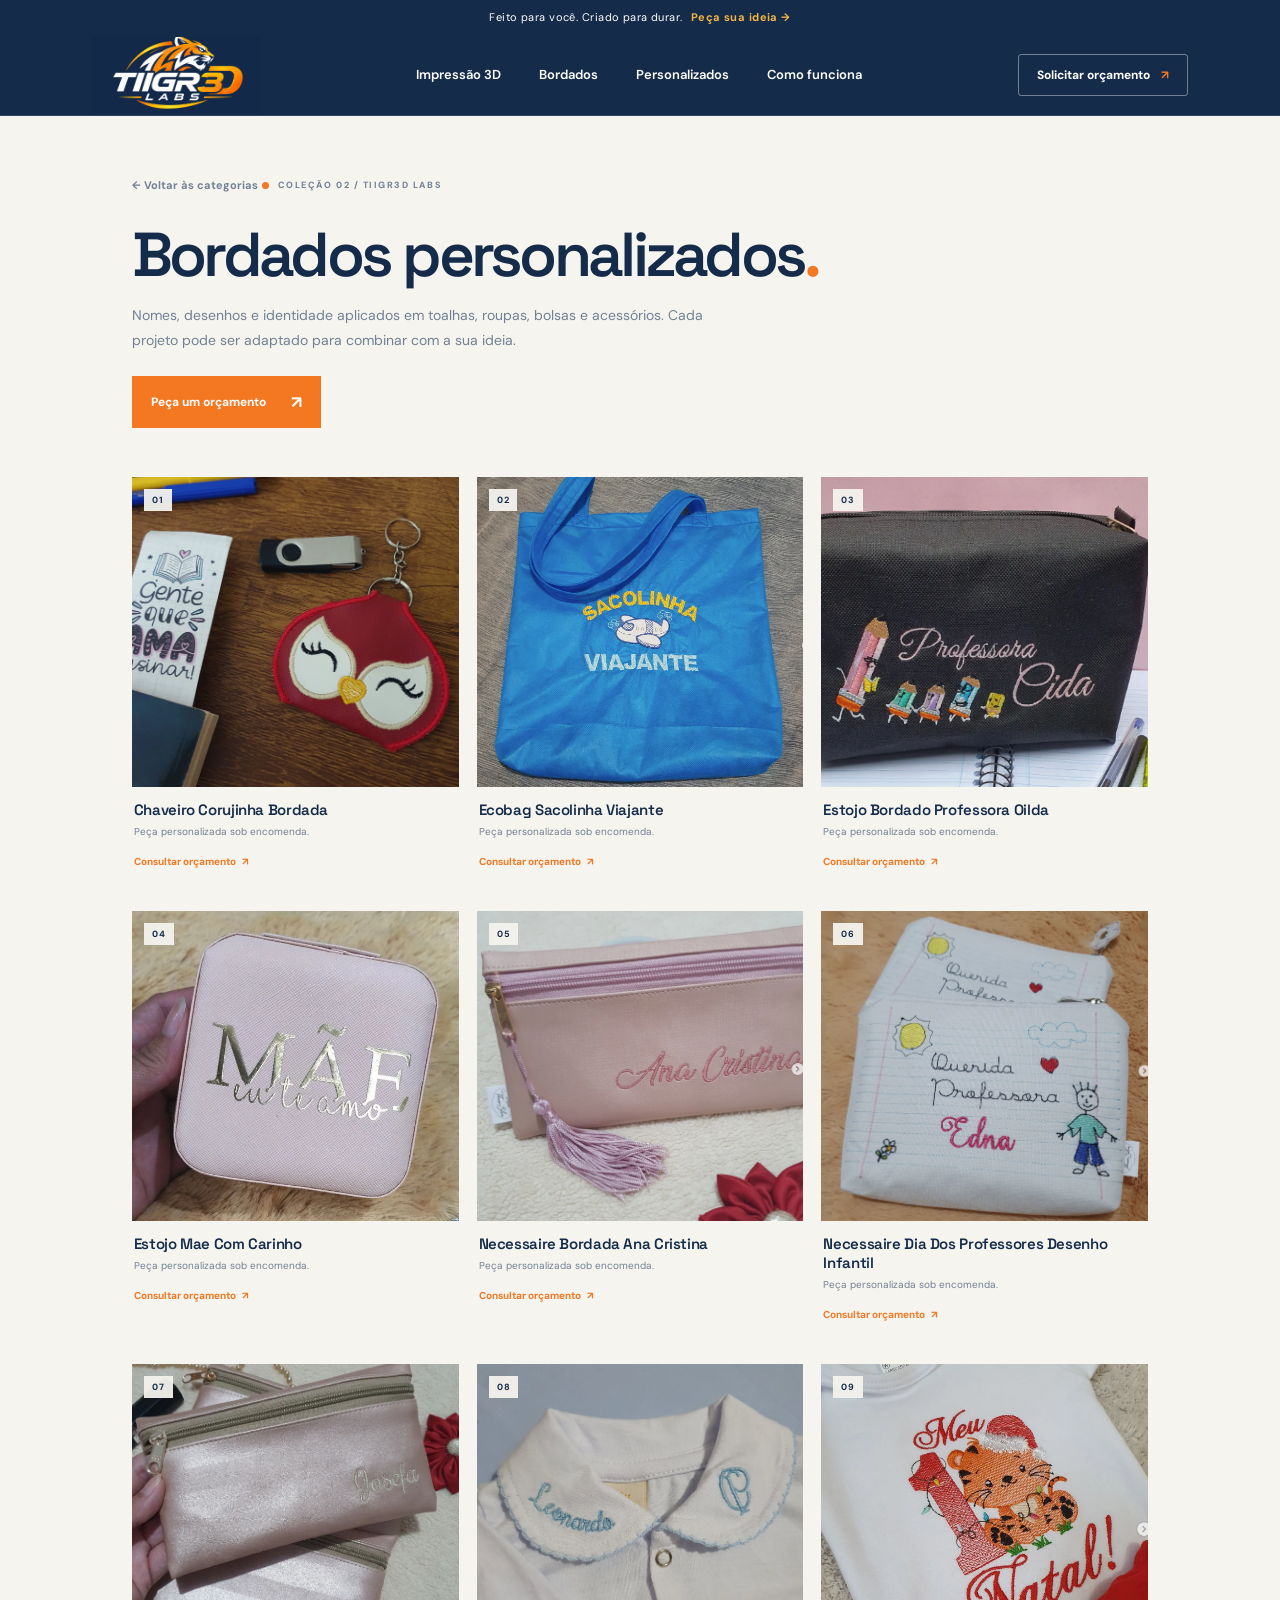
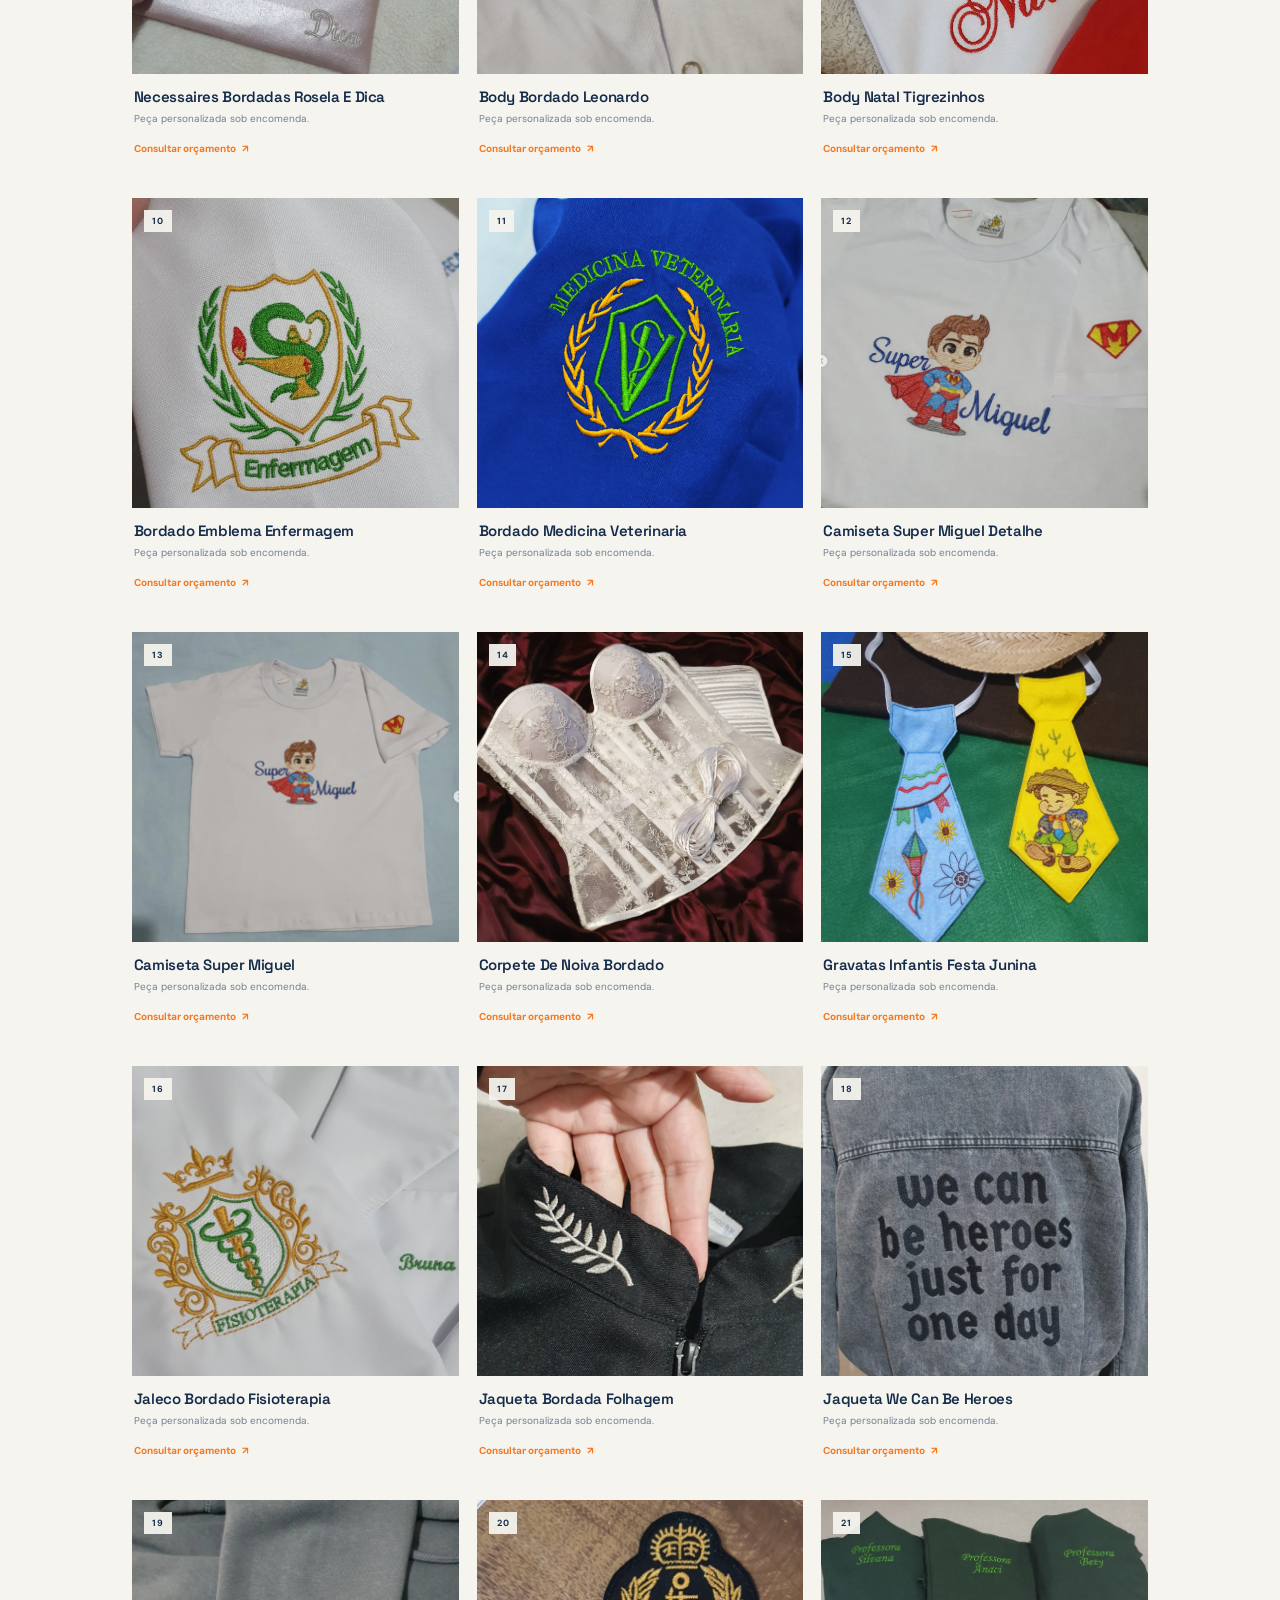
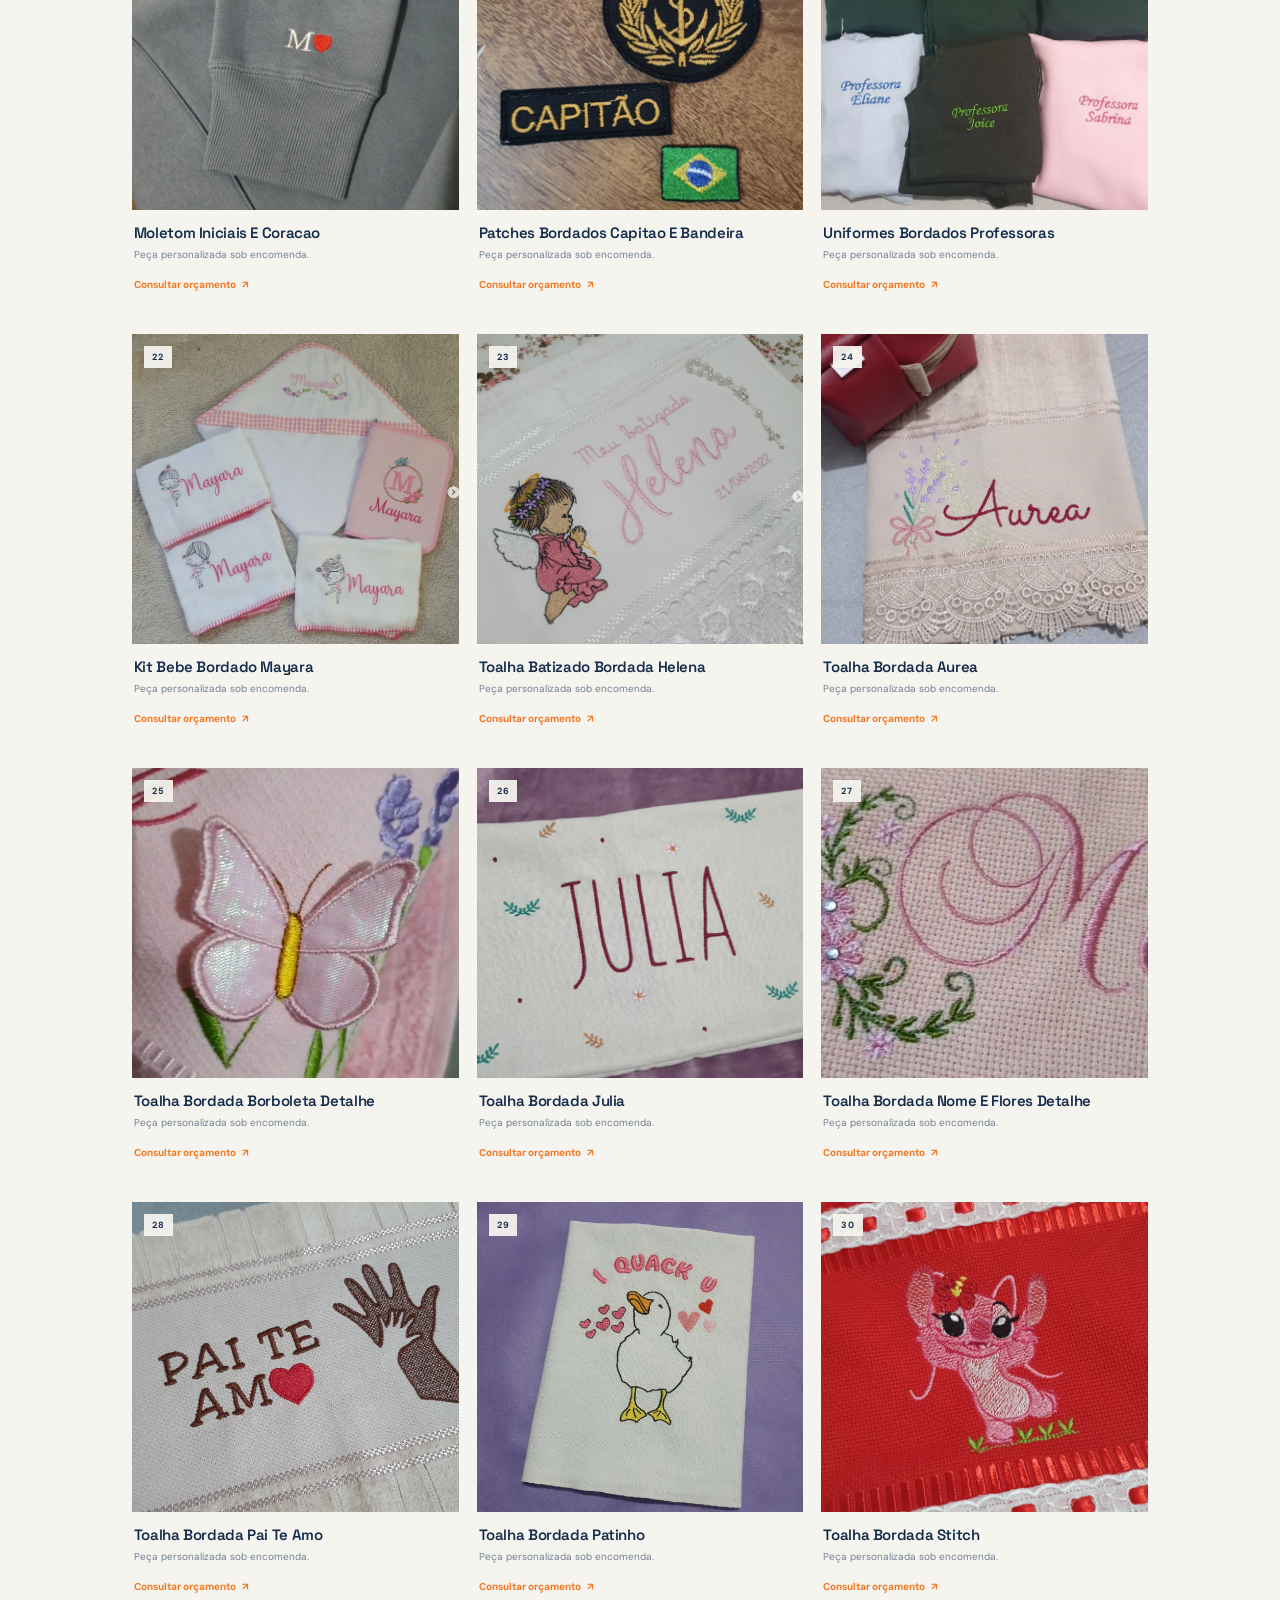
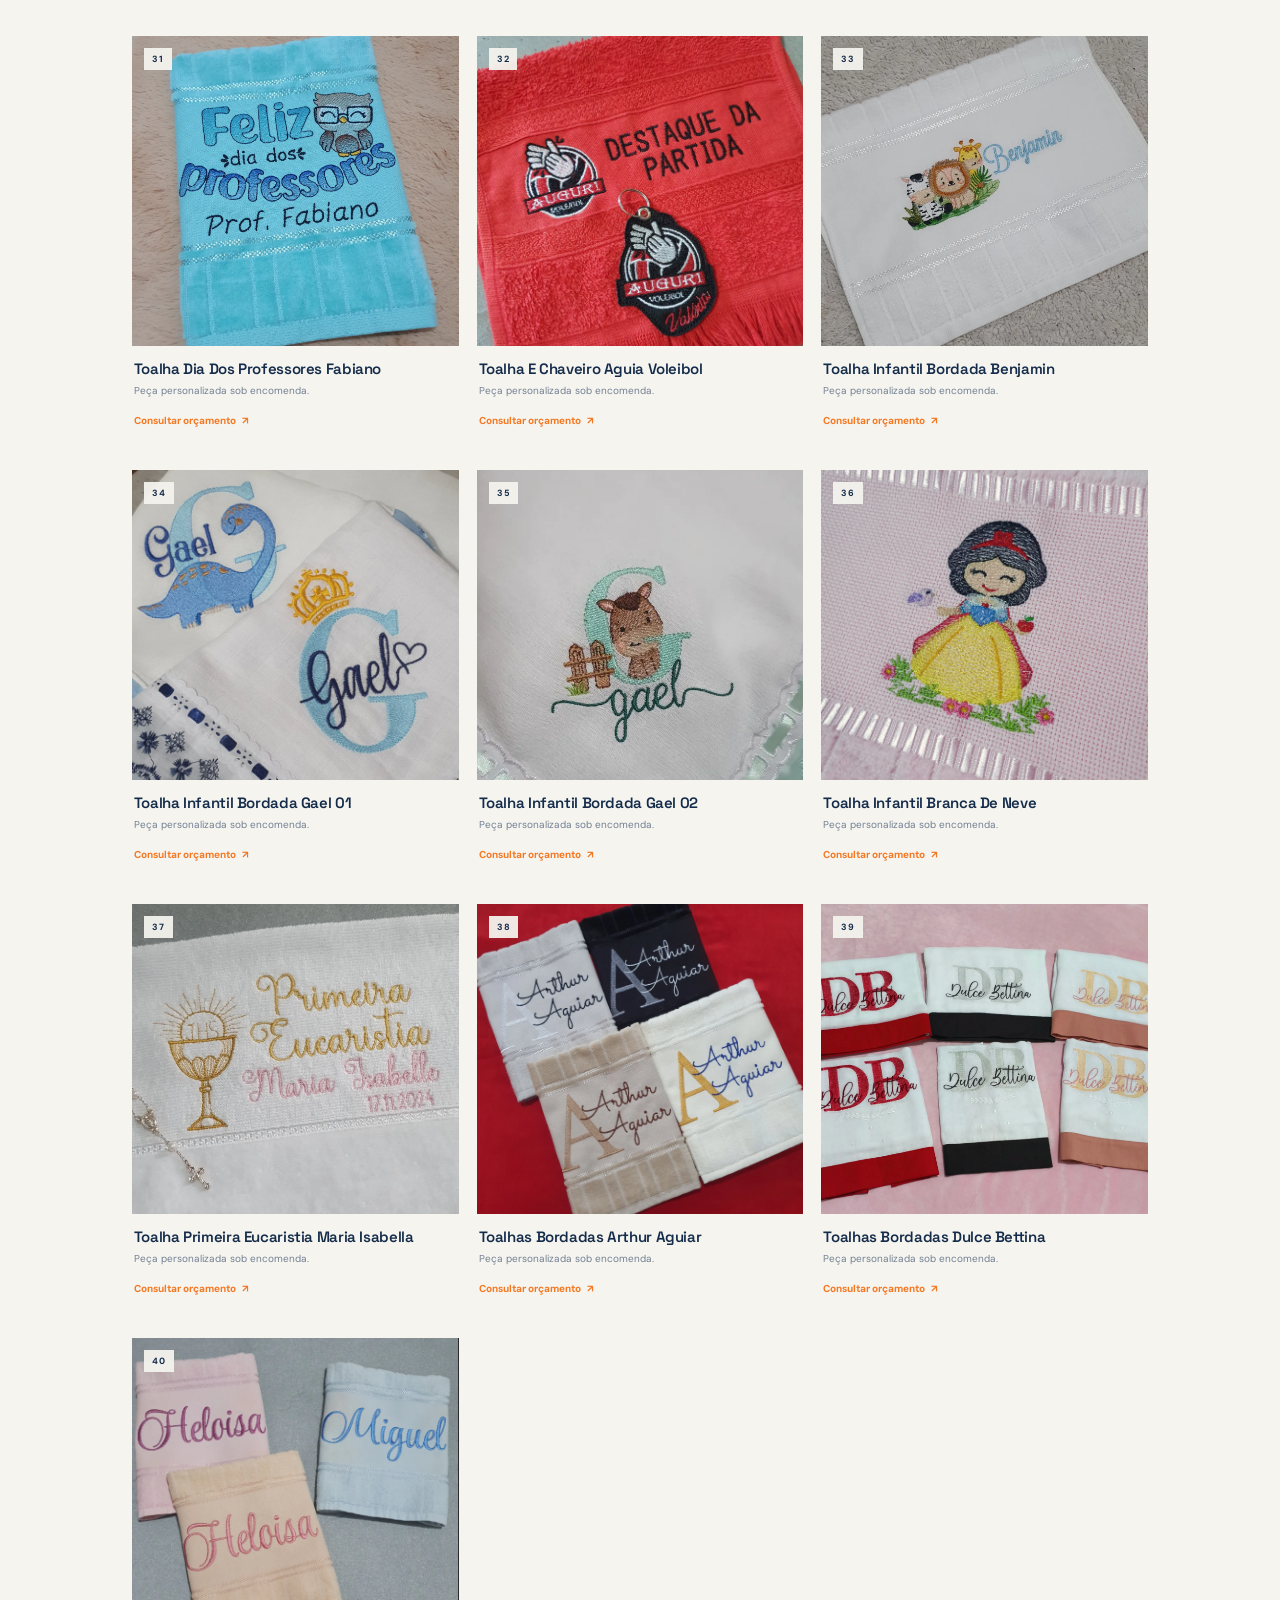
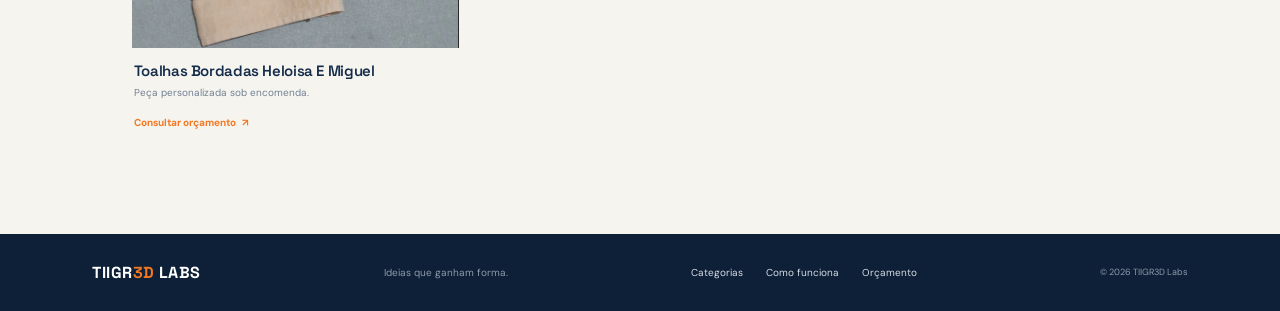
<file: bordados.html>
<!doctype html>
<html lang="pt-BR">
<head>
  <meta charset="UTF-8">
  <meta name="viewport" content="width=device-width, initial-scale=1.0">
  <meta name="theme-color" content="#142B4A">
  <meta name="description" content="Conheça os produtos de Bordados personalizados criados pela TIIGR3D Labs e solicite um orçamento personalizado.">
  <title>Bordados personalizados | TIIGR3D Labs</title>
  <link rel="preconnect" href="https://fonts.googleapis.com">
  <link rel="preconnect" href="https://fonts.gstatic.com" crossorigin>
  <link href="https://fonts.googleapis.com/css2?family=DM+Sans:wght@400;500;600;700&family=Space+Grotesk:wght@500;600;700&display=swap" rel="stylesheet">
  <link rel="stylesheet" href="styles.css">
</head>
<body>
  <div class="announcement">Feito para você. Criado para durar. <a href="index.html#personalize">Peça sua ideia →</a></div>
  <header class="header">
    <a class="brand" href="index.html" aria-label="TIIGR3D Labs início"><img src="docs/photos/design/identidade-visual/logo-tiigr3d-header.png" alt="TIIGR3D Labs"></a>
    <nav class="nav" aria-label="Navegação principal"><a href="impressao-3d.html">Impressão 3D</a><a href="bordados.html">Bordados</a><a href="personalizados.html">Personalizados</a><a href="index.html#processo">Como funciona</a></nav>
    <a class="header-cta" href="https://api.whatsapp.com/send?phone=5511980143324" target="_blank" rel="noopener noreferrer">Solicitar orçamento <span>↗</span></a>
    <details class="mobile-menu"><summary aria-label="Abrir menu"><span></span><span></span></summary><nav aria-label="Menu mobile"><a href="index.html">Início</a><a href="impressao-3d.html">Impressão 3D</a><a href="bordados.html">Bordados</a><a href="personalizados.html">Personalizados</a><a href="index.html#processo">Como funciona</a><a href="https://api.whatsapp.com/send?phone=5511980143324" target="_blank" rel="noopener noreferrer">Solicitar orçamento</a></nav></details>
  </header>
  <main>
    <section class="catalog-page-hero section-wrap">
      <a class="catalog-back" href="index.html#categorias">← Voltar às categorias</a>
      <p class="eyebrow dark"><i></i> COLEÇÃO 02 / TIIGR3D LABS</p>
      <h1>Bordados personalizados<em>.</em></h1>
      <p class="catalog-page-description">Nomes, desenhos e identidade aplicados em toalhas, roupas, bolsas e acessórios. Cada projeto pode ser adaptado para combinar com a sua ideia.</p>
      <a class="button button-orange" href="https://api.whatsapp.com/send?phone=5511980143324" target="_blank" rel="noopener noreferrer">Peça um orçamento <span>↗</span></a>
    </section>
    <section class="catalog-page-grid section-wrap" aria-label="Produtos da categoria Bordados personalizados">
              <article class="catalog-product">
          <a class="catalog-product-image" href="https://api.whatsapp.com/send?phone=5511980143324" target="_blank" rel="noopener noreferrer" aria-label="Solicitar orçamento para Chaveiro Corujinha Bordada">
            <img loading="lazy" src="docs/photos/bordados/acessorios/chaveiro-corujinha-bordada.png" alt="Chaveiro Corujinha Bordada — peça criada pela TIIGR3D Labs">
            <span class="catalog-product-number">01</span>
          </a>
          <div class="catalog-product-info"><h2>Chaveiro Corujinha Bordada</h2><p>Peça personalizada sob encomenda.</p><a href="https://api.whatsapp.com/send?phone=5511980143324" target="_blank" rel="noopener noreferrer">Consultar orçamento <span>↗</span></a></div>
        </article>
        <article class="catalog-product">
          <a class="catalog-product-image" href="https://api.whatsapp.com/send?phone=5511980143324" target="_blank" rel="noopener noreferrer" aria-label="Solicitar orçamento para Ecobag Sacolinha Viajante">
            <img loading="lazy" src="docs/photos/bordados/acessorios/ecobag-sacolinha-viajante.png" alt="Ecobag Sacolinha Viajante — peça criada pela TIIGR3D Labs">
            <span class="catalog-product-number">02</span>
          </a>
          <div class="catalog-product-info"><h2>Ecobag Sacolinha Viajante</h2><p>Peça personalizada sob encomenda.</p><a href="https://api.whatsapp.com/send?phone=5511980143324" target="_blank" rel="noopener noreferrer">Consultar orçamento <span>↗</span></a></div>
        </article>
        <article class="catalog-product">
          <a class="catalog-product-image" href="https://api.whatsapp.com/send?phone=5511980143324" target="_blank" rel="noopener noreferrer" aria-label="Solicitar orçamento para Estojo Bordado Professora Oilda">
            <img loading="lazy" src="docs/photos/bordados/acessorios/estojo-bordado-professora-oilda.png" alt="Estojo Bordado Professora Oilda — peça criada pela TIIGR3D Labs">
            <span class="catalog-product-number">03</span>
          </a>
          <div class="catalog-product-info"><h2>Estojo Bordado Professora Oilda</h2><p>Peça personalizada sob encomenda.</p><a href="https://api.whatsapp.com/send?phone=5511980143324" target="_blank" rel="noopener noreferrer">Consultar orçamento <span>↗</span></a></div>
        </article>
        <article class="catalog-product">
          <a class="catalog-product-image" href="https://api.whatsapp.com/send?phone=5511980143324" target="_blank" rel="noopener noreferrer" aria-label="Solicitar orçamento para Estojo Mae Com Carinho">
            <img loading="lazy" src="docs/photos/bordados/acessorios/estojo-mae-com-carinho.png" alt="Estojo Mae Com Carinho — peça criada pela TIIGR3D Labs">
            <span class="catalog-product-number">04</span>
          </a>
          <div class="catalog-product-info"><h2>Estojo Mae Com Carinho</h2><p>Peça personalizada sob encomenda.</p><a href="https://api.whatsapp.com/send?phone=5511980143324" target="_blank" rel="noopener noreferrer">Consultar orçamento <span>↗</span></a></div>
        </article>
        <article class="catalog-product">
          <a class="catalog-product-image" href="https://api.whatsapp.com/send?phone=5511980143324" target="_blank" rel="noopener noreferrer" aria-label="Solicitar orçamento para Necessaire Bordada Ana Cristina">
            <img loading="lazy" src="docs/photos/bordados/acessorios/necessaire-bordada-rosa.png" alt="Necessaire Bordada Ana Cristina — peça criada pela TIIGR3D Labs">
            <span class="catalog-product-number">05</span>
          </a>
          <div class="catalog-product-info"><h2>Necessaire Bordada Ana Cristina</h2><p>Peça personalizada sob encomenda.</p><a href="https://api.whatsapp.com/send?phone=5511980143324" target="_blank" rel="noopener noreferrer">Consultar orçamento <span>↗</span></a></div>
        </article>
        <article class="catalog-product">
          <a class="catalog-product-image" href="https://api.whatsapp.com/send?phone=5511980143324" target="_blank" rel="noopener noreferrer" aria-label="Solicitar orçamento para Necessaire Dia Dos Professores Desenho Infantil">
            <img loading="lazy" src="docs/photos/bordados/acessorios/necessaire-dia-dos-professores-desenho-infantil.png" alt="Necessaire Dia Dos Professores Desenho Infantil — peça criada pela TIIGR3D Labs">
            <span class="catalog-product-number">06</span>
          </a>
          <div class="catalog-product-info"><h2>Necessaire Dia Dos Professores Desenho Infantil</h2><p>Peça personalizada sob encomenda.</p><a href="https://api.whatsapp.com/send?phone=5511980143324" target="_blank" rel="noopener noreferrer">Consultar orçamento <span>↗</span></a></div>
        </article>
        <article class="catalog-product">
          <a class="catalog-product-image" href="https://api.whatsapp.com/send?phone=5511980143324" target="_blank" rel="noopener noreferrer" aria-label="Solicitar orçamento para Necessaires Bordadas Rosela E Dica">
            <img loading="lazy" src="docs/photos/bordados/acessorios/necessaire-bordada-01.png" alt="Necessaires Bordadas Rosela E Dica — peça criada pela TIIGR3D Labs">
            <span class="catalog-product-number">07</span>
          </a>
          <div class="catalog-product-info"><h2>Necessaires Bordadas Rosela E Dica</h2><p>Peça personalizada sob encomenda.</p><a href="https://api.whatsapp.com/send?phone=5511980143324" target="_blank" rel="noopener noreferrer">Consultar orçamento <span>↗</span></a></div>
        </article>
        <article class="catalog-product">
          <a class="catalog-product-image" href="https://api.whatsapp.com/send?phone=5511980143324" target="_blank" rel="noopener noreferrer" aria-label="Solicitar orçamento para Body Bordado Leonardo">
            <img loading="lazy" src="docs/photos/bordados/roupas-e-uniformes/body-bordado-leonardo.png" alt="Body Bordado Leonardo — peça criada pela TIIGR3D Labs">
            <span class="catalog-product-number">08</span>
          </a>
          <div class="catalog-product-info"><h2>Body Bordado Leonardo</h2><p>Peça personalizada sob encomenda.</p><a href="https://api.whatsapp.com/send?phone=5511980143324" target="_blank" rel="noopener noreferrer">Consultar orçamento <span>↗</span></a></div>
        </article>
        <article class="catalog-product">
          <a class="catalog-product-image" href="https://api.whatsapp.com/send?phone=5511980143324" target="_blank" rel="noopener noreferrer" aria-label="Solicitar orçamento para Body Natal Tigrezinhos">
            <img loading="lazy" src="docs/photos/bordados/roupas-e-uniformes/body-natal-tigrezinhos.png" alt="Body Natal Tigrezinhos — peça criada pela TIIGR3D Labs">
            <span class="catalog-product-number">09</span>
          </a>
          <div class="catalog-product-info"><h2>Body Natal Tigrezinhos</h2><p>Peça personalizada sob encomenda.</p><a href="https://api.whatsapp.com/send?phone=5511980143324" target="_blank" rel="noopener noreferrer">Consultar orçamento <span>↗</span></a></div>
        </article>
        <article class="catalog-product">
          <a class="catalog-product-image" href="https://api.whatsapp.com/send?phone=5511980143324" target="_blank" rel="noopener noreferrer" aria-label="Solicitar orçamento para Bordado Emblema Enfermagem">
            <img loading="lazy" src="docs/photos/bordados/roupas-e-uniformes/bordado-emblema-enfermagem.png" alt="Bordado Emblema Enfermagem — peça criada pela TIIGR3D Labs">
            <span class="catalog-product-number">10</span>
          </a>
          <div class="catalog-product-info"><h2>Bordado Emblema Enfermagem</h2><p>Peça personalizada sob encomenda.</p><a href="https://api.whatsapp.com/send?phone=5511980143324" target="_blank" rel="noopener noreferrer">Consultar orçamento <span>↗</span></a></div>
        </article>
        <article class="catalog-product">
          <a class="catalog-product-image" href="https://api.whatsapp.com/send?phone=5511980143324" target="_blank" rel="noopener noreferrer" aria-label="Solicitar orçamento para Bordado Medicina Veterinaria">
            <img loading="lazy" src="docs/photos/bordados/roupas-e-uniformes/bordado-medicina-veterinaria.png" alt="Bordado Medicina Veterinaria — peça criada pela TIIGR3D Labs">
            <span class="catalog-product-number">11</span>
          </a>
          <div class="catalog-product-info"><h2>Bordado Medicina Veterinaria</h2><p>Peça personalizada sob encomenda.</p><a href="https://api.whatsapp.com/send?phone=5511980143324" target="_blank" rel="noopener noreferrer">Consultar orçamento <span>↗</span></a></div>
        </article>
        <article class="catalog-product">
          <a class="catalog-product-image" href="https://api.whatsapp.com/send?phone=5511980143324" target="_blank" rel="noopener noreferrer" aria-label="Solicitar orçamento para Camiseta Super Miguel Detalhe">
            <img loading="lazy" src="docs/photos/bordados/roupas-e-uniformes/camiseta-super-miguel-detalhe.png" alt="Camiseta Super Miguel Detalhe — peça criada pela TIIGR3D Labs">
            <span class="catalog-product-number">12</span>
          </a>
          <div class="catalog-product-info"><h2>Camiseta Super Miguel Detalhe</h2><p>Peça personalizada sob encomenda.</p><a href="https://api.whatsapp.com/send?phone=5511980143324" target="_blank" rel="noopener noreferrer">Consultar orçamento <span>↗</span></a></div>
        </article>
        <article class="catalog-product">
          <a class="catalog-product-image" href="https://api.whatsapp.com/send?phone=5511980143324" target="_blank" rel="noopener noreferrer" aria-label="Solicitar orçamento para Camiseta Super Miguel">
            <img loading="lazy" src="docs/photos/bordados/roupas-e-uniformes/camiseta-super-miguel.png" alt="Camiseta Super Miguel — peça criada pela TIIGR3D Labs">
            <span class="catalog-product-number">13</span>
          </a>
          <div class="catalog-product-info"><h2>Camiseta Super Miguel</h2><p>Peça personalizada sob encomenda.</p><a href="https://api.whatsapp.com/send?phone=5511980143324" target="_blank" rel="noopener noreferrer">Consultar orçamento <span>↗</span></a></div>
        </article>
        <article class="catalog-product">
          <a class="catalog-product-image" href="https://api.whatsapp.com/send?phone=5511980143324" target="_blank" rel="noopener noreferrer" aria-label="Solicitar orçamento para Corpete De Noiva Bordado">
            <img loading="lazy" src="docs/photos/bordados/roupas-e-uniformes/corpete-de-noiva-bordado.png" alt="Corpete De Noiva Bordado — peça criada pela TIIGR3D Labs">
            <span class="catalog-product-number">14</span>
          </a>
          <div class="catalog-product-info"><h2>Corpete De Noiva Bordado</h2><p>Peça personalizada sob encomenda.</p><a href="https://api.whatsapp.com/send?phone=5511980143324" target="_blank" rel="noopener noreferrer">Consultar orçamento <span>↗</span></a></div>
        </article>
        <article class="catalog-product">
          <a class="catalog-product-image" href="https://api.whatsapp.com/send?phone=5511980143324" target="_blank" rel="noopener noreferrer" aria-label="Solicitar orçamento para Gravatas Infantis Festa Junina">
            <img loading="lazy" src="docs/photos/bordados/roupas-e-uniformes/gravatas-infantis-festa-junina.png" alt="Gravatas Infantis Festa Junina — peça criada pela TIIGR3D Labs">
            <span class="catalog-product-number">15</span>
          </a>
          <div class="catalog-product-info"><h2>Gravatas Infantis Festa Junina</h2><p>Peça personalizada sob encomenda.</p><a href="https://api.whatsapp.com/send?phone=5511980143324" target="_blank" rel="noopener noreferrer">Consultar orçamento <span>↗</span></a></div>
        </article>
        <article class="catalog-product">
          <a class="catalog-product-image" href="https://api.whatsapp.com/send?phone=5511980143324" target="_blank" rel="noopener noreferrer" aria-label="Solicitar orçamento para Jaleco Bordado Fisioterapia">
            <img loading="lazy" src="docs/photos/bordados/roupas-e-uniformes/jaleco-bordado-fisioterapia.png" alt="Jaleco Bordado Fisioterapia — peça criada pela TIIGR3D Labs">
            <span class="catalog-product-number">16</span>
          </a>
          <div class="catalog-product-info"><h2>Jaleco Bordado Fisioterapia</h2><p>Peça personalizada sob encomenda.</p><a href="https://api.whatsapp.com/send?phone=5511980143324" target="_blank" rel="noopener noreferrer">Consultar orçamento <span>↗</span></a></div>
        </article>
        <article class="catalog-product">
          <a class="catalog-product-image" href="https://api.whatsapp.com/send?phone=5511980143324" target="_blank" rel="noopener noreferrer" aria-label="Solicitar orçamento para Jaqueta Bordada Folhagem">
            <img loading="lazy" src="docs/photos/bordados/roupas-e-uniformes/jaqueta-bordada-folhagem.png" alt="Jaqueta Bordada Folhagem — peça criada pela TIIGR3D Labs">
            <span class="catalog-product-number">17</span>
          </a>
          <div class="catalog-product-info"><h2>Jaqueta Bordada Folhagem</h2><p>Peça personalizada sob encomenda.</p><a href="https://api.whatsapp.com/send?phone=5511980143324" target="_blank" rel="noopener noreferrer">Consultar orçamento <span>↗</span></a></div>
        </article>
        <article class="catalog-product">
          <a class="catalog-product-image" href="https://api.whatsapp.com/send?phone=5511980143324" target="_blank" rel="noopener noreferrer" aria-label="Solicitar orçamento para Jaqueta We Can Be Heroes">
            <img loading="lazy" src="docs/photos/bordados/roupas-e-uniformes/jaqueta-we-can-be-heroes.png" alt="Jaqueta We Can Be Heroes — peça criada pela TIIGR3D Labs">
            <span class="catalog-product-number">18</span>
          </a>
          <div class="catalog-product-info"><h2>Jaqueta We Can Be Heroes</h2><p>Peça personalizada sob encomenda.</p><a href="https://api.whatsapp.com/send?phone=5511980143324" target="_blank" rel="noopener noreferrer">Consultar orçamento <span>↗</span></a></div>
        </article>
        <article class="catalog-product">
          <a class="catalog-product-image" href="https://api.whatsapp.com/send?phone=5511980143324" target="_blank" rel="noopener noreferrer" aria-label="Solicitar orçamento para Moletom Iniciais E Coracao">
            <img loading="lazy" src="docs/photos/bordados/roupas-e-uniformes/moletom-iniciais-e-coracao.png" alt="Moletom Iniciais E Coracao — peça criada pela TIIGR3D Labs">
            <span class="catalog-product-number">19</span>
          </a>
          <div class="catalog-product-info"><h2>Moletom Iniciais E Coracao</h2><p>Peça personalizada sob encomenda.</p><a href="https://api.whatsapp.com/send?phone=5511980143324" target="_blank" rel="noopener noreferrer">Consultar orçamento <span>↗</span></a></div>
        </article>
        <article class="catalog-product">
          <a class="catalog-product-image" href="https://api.whatsapp.com/send?phone=5511980143324" target="_blank" rel="noopener noreferrer" aria-label="Solicitar orçamento para Patches Bordados Capitao E Bandeira">
            <img loading="lazy" src="docs/photos/bordados/roupas-e-uniformes/patches-bordados-capitao-e-bandeira.png" alt="Patches Bordados Capitao E Bandeira — peça criada pela TIIGR3D Labs">
            <span class="catalog-product-number">20</span>
          </a>
          <div class="catalog-product-info"><h2>Patches Bordados Capitao E Bandeira</h2><p>Peça personalizada sob encomenda.</p><a href="https://api.whatsapp.com/send?phone=5511980143324" target="_blank" rel="noopener noreferrer">Consultar orçamento <span>↗</span></a></div>
        </article>
        <article class="catalog-product">
          <a class="catalog-product-image" href="https://api.whatsapp.com/send?phone=5511980143324" target="_blank" rel="noopener noreferrer" aria-label="Solicitar orçamento para Uniformes Bordados Professoras">
            <img loading="lazy" src="docs/photos/bordados/roupas-e-uniformes/uniformes-bordados-professoras.png" alt="Uniformes Bordados Professoras — peça criada pela TIIGR3D Labs">
            <span class="catalog-product-number">21</span>
          </a>
          <div class="catalog-product-info"><h2>Uniformes Bordados Professoras</h2><p>Peça personalizada sob encomenda.</p><a href="https://api.whatsapp.com/send?phone=5511980143324" target="_blank" rel="noopener noreferrer">Consultar orçamento <span>↗</span></a></div>
        </article>
        <article class="catalog-product">
          <a class="catalog-product-image" href="https://api.whatsapp.com/send?phone=5511980143324" target="_blank" rel="noopener noreferrer" aria-label="Solicitar orçamento para Kit Bebe Bordado Mayara">
            <img loading="lazy" src="docs/photos/bordados/toalhas-e-enxovais/kit-bebe-bordado-mayara.png" alt="Kit Bebe Bordado Mayara — peça criada pela TIIGR3D Labs">
            <span class="catalog-product-number">22</span>
          </a>
          <div class="catalog-product-info"><h2>Kit Bebe Bordado Mayara</h2><p>Peça personalizada sob encomenda.</p><a href="https://api.whatsapp.com/send?phone=5511980143324" target="_blank" rel="noopener noreferrer">Consultar orçamento <span>↗</span></a></div>
        </article>
        <article class="catalog-product">
          <a class="catalog-product-image" href="https://api.whatsapp.com/send?phone=5511980143324" target="_blank" rel="noopener noreferrer" aria-label="Solicitar orçamento para Toalha Batizado Bordada Helena">
            <img loading="lazy" src="docs/photos/bordados/toalhas-e-enxovais/toalha-batizado-bordada-helena.png" alt="Toalha Batizado Bordada Helena — peça criada pela TIIGR3D Labs">
            <span class="catalog-product-number">23</span>
          </a>
          <div class="catalog-product-info"><h2>Toalha Batizado Bordada Helena</h2><p>Peça personalizada sob encomenda.</p><a href="https://api.whatsapp.com/send?phone=5511980143324" target="_blank" rel="noopener noreferrer">Consultar orçamento <span>↗</span></a></div>
        </article>
        <article class="catalog-product">
          <a class="catalog-product-image" href="https://api.whatsapp.com/send?phone=5511980143324" target="_blank" rel="noopener noreferrer" aria-label="Solicitar orçamento para Toalha Bordada Aurea">
            <img loading="lazy" src="docs/photos/bordados/toalhas-e-enxovais/toalha-bordada-aurea.png" alt="Toalha Bordada Aurea — peça criada pela TIIGR3D Labs">
            <span class="catalog-product-number">24</span>
          </a>
          <div class="catalog-product-info"><h2>Toalha Bordada Aurea</h2><p>Peça personalizada sob encomenda.</p><a href="https://api.whatsapp.com/send?phone=5511980143324" target="_blank" rel="noopener noreferrer">Consultar orçamento <span>↗</span></a></div>
        </article>
        <article class="catalog-product">
          <a class="catalog-product-image" href="https://api.whatsapp.com/send?phone=5511980143324" target="_blank" rel="noopener noreferrer" aria-label="Solicitar orçamento para Toalha Bordada Borboleta Detalhe">
            <img loading="lazy" src="docs/photos/bordados/toalhas-e-enxovais/toalha-bordada-borboleta-detalhe.png" alt="Toalha Bordada Borboleta Detalhe — peça criada pela TIIGR3D Labs">
            <span class="catalog-product-number">25</span>
          </a>
          <div class="catalog-product-info"><h2>Toalha Bordada Borboleta Detalhe</h2><p>Peça personalizada sob encomenda.</p><a href="https://api.whatsapp.com/send?phone=5511980143324" target="_blank" rel="noopener noreferrer">Consultar orçamento <span>↗</span></a></div>
        </article>
        <article class="catalog-product">
          <a class="catalog-product-image" href="https://api.whatsapp.com/send?phone=5511980143324" target="_blank" rel="noopener noreferrer" aria-label="Solicitar orçamento para Toalha Bordada Julia">
            <img loading="lazy" src="docs/photos/bordados/toalhas-e-enxovais/toalha-bordada-julia.png" alt="Toalha Bordada Julia — peça criada pela TIIGR3D Labs">
            <span class="catalog-product-number">26</span>
          </a>
          <div class="catalog-product-info"><h2>Toalha Bordada Julia</h2><p>Peça personalizada sob encomenda.</p><a href="https://api.whatsapp.com/send?phone=5511980143324" target="_blank" rel="noopener noreferrer">Consultar orçamento <span>↗</span></a></div>
        </article>
        <article class="catalog-product">
          <a class="catalog-product-image" href="https://api.whatsapp.com/send?phone=5511980143324" target="_blank" rel="noopener noreferrer" aria-label="Solicitar orçamento para Toalha Bordada Nome E Flores Detalhe">
            <img loading="lazy" src="docs/photos/bordados/toalhas-e-enxovais/toalha-bordada-nome-e-flores-detalhe.png" alt="Toalha Bordada Nome E Flores Detalhe — peça criada pela TIIGR3D Labs">
            <span class="catalog-product-number">27</span>
          </a>
          <div class="catalog-product-info"><h2>Toalha Bordada Nome E Flores Detalhe</h2><p>Peça personalizada sob encomenda.</p><a href="https://api.whatsapp.com/send?phone=5511980143324" target="_blank" rel="noopener noreferrer">Consultar orçamento <span>↗</span></a></div>
        </article>
        <article class="catalog-product">
          <a class="catalog-product-image" href="https://api.whatsapp.com/send?phone=5511980143324" target="_blank" rel="noopener noreferrer" aria-label="Solicitar orçamento para Toalha Bordada Pai Te Amo">
            <img loading="lazy" src="docs/photos/bordados/toalhas-e-enxovais/toalha-bordada-pai-te-amo.png" alt="Toalha Bordada Pai Te Amo — peça criada pela TIIGR3D Labs">
            <span class="catalog-product-number">28</span>
          </a>
          <div class="catalog-product-info"><h2>Toalha Bordada Pai Te Amo</h2><p>Peça personalizada sob encomenda.</p><a href="https://api.whatsapp.com/send?phone=5511980143324" target="_blank" rel="noopener noreferrer">Consultar orçamento <span>↗</span></a></div>
        </article>
        <article class="catalog-product">
          <a class="catalog-product-image" href="https://api.whatsapp.com/send?phone=5511980143324" target="_blank" rel="noopener noreferrer" aria-label="Solicitar orçamento para Toalha Bordada Patinho">
            <img loading="lazy" src="docs/photos/bordados/toalhas-e-enxovais/toalha-bordada-patinho.png" alt="Toalha Bordada Patinho — peça criada pela TIIGR3D Labs">
            <span class="catalog-product-number">29</span>
          </a>
          <div class="catalog-product-info"><h2>Toalha Bordada Patinho</h2><p>Peça personalizada sob encomenda.</p><a href="https://api.whatsapp.com/send?phone=5511980143324" target="_blank" rel="noopener noreferrer">Consultar orçamento <span>↗</span></a></div>
        </article>
        <article class="catalog-product">
          <a class="catalog-product-image" href="https://api.whatsapp.com/send?phone=5511980143324" target="_blank" rel="noopener noreferrer" aria-label="Solicitar orçamento para Toalha Bordada Stitch">
            <img loading="lazy" src="docs/photos/bordados/toalhas-e-enxovais/toalha-bordada-stitch.png" alt="Toalha Bordada Stitch — peça criada pela TIIGR3D Labs">
            <span class="catalog-product-number">30</span>
          </a>
          <div class="catalog-product-info"><h2>Toalha Bordada Stitch</h2><p>Peça personalizada sob encomenda.</p><a href="https://api.whatsapp.com/send?phone=5511980143324" target="_blank" rel="noopener noreferrer">Consultar orçamento <span>↗</span></a></div>
        </article>
        <article class="catalog-product">
          <a class="catalog-product-image" href="https://api.whatsapp.com/send?phone=5511980143324" target="_blank" rel="noopener noreferrer" aria-label="Solicitar orçamento para Toalha Dia Dos Professores Fabiano">
            <img loading="lazy" src="docs/photos/bordados/toalhas-e-enxovais/toalha-dia-dos-professores-fabiano.png" alt="Toalha Dia Dos Professores Fabiano — peça criada pela TIIGR3D Labs">
            <span class="catalog-product-number">31</span>
          </a>
          <div class="catalog-product-info"><h2>Toalha Dia Dos Professores Fabiano</h2><p>Peça personalizada sob encomenda.</p><a href="https://api.whatsapp.com/send?phone=5511980143324" target="_blank" rel="noopener noreferrer">Consultar orçamento <span>↗</span></a></div>
        </article>
        <article class="catalog-product">
          <a class="catalog-product-image" href="https://api.whatsapp.com/send?phone=5511980143324" target="_blank" rel="noopener noreferrer" aria-label="Solicitar orçamento para Toalha E Chaveiro Aguia Voleibol">
            <img loading="lazy" src="docs/photos/bordados/toalhas-e-enxovais/toalha-e-chaveiro-aguia-voleibol.png" alt="Toalha E Chaveiro Aguia Voleibol — peça criada pela TIIGR3D Labs">
            <span class="catalog-product-number">32</span>
          </a>
          <div class="catalog-product-info"><h2>Toalha E Chaveiro Aguia Voleibol</h2><p>Peça personalizada sob encomenda.</p><a href="https://api.whatsapp.com/send?phone=5511980143324" target="_blank" rel="noopener noreferrer">Consultar orçamento <span>↗</span></a></div>
        </article>
        <article class="catalog-product">
          <a class="catalog-product-image" href="https://api.whatsapp.com/send?phone=5511980143324" target="_blank" rel="noopener noreferrer" aria-label="Solicitar orçamento para Toalha Infantil Bordada Benjamin">
            <img loading="lazy" src="docs/photos/bordados/toalhas-e-enxovais/toalha-infantil-bordada-benjamin.png" alt="Toalha Infantil Bordada Benjamin — peça criada pela TIIGR3D Labs">
            <span class="catalog-product-number">33</span>
          </a>
          <div class="catalog-product-info"><h2>Toalha Infantil Bordada Benjamin</h2><p>Peça personalizada sob encomenda.</p><a href="https://api.whatsapp.com/send?phone=5511980143324" target="_blank" rel="noopener noreferrer">Consultar orçamento <span>↗</span></a></div>
        </article>
        <article class="catalog-product">
          <a class="catalog-product-image" href="https://api.whatsapp.com/send?phone=5511980143324" target="_blank" rel="noopener noreferrer" aria-label="Solicitar orçamento para Toalha Infantil Bordada Gael 01">
            <img loading="lazy" src="docs/photos/bordados/toalhas-e-enxovais/toalha-infantil-bordada-gael-01.png" alt="Toalha Infantil Bordada Gael 01 — peça criada pela TIIGR3D Labs">
            <span class="catalog-product-number">34</span>
          </a>
          <div class="catalog-product-info"><h2>Toalha Infantil Bordada Gael 01</h2><p>Peça personalizada sob encomenda.</p><a href="https://api.whatsapp.com/send?phone=5511980143324" target="_blank" rel="noopener noreferrer">Consultar orçamento <span>↗</span></a></div>
        </article>
        <article class="catalog-product">
          <a class="catalog-product-image" href="https://api.whatsapp.com/send?phone=5511980143324" target="_blank" rel="noopener noreferrer" aria-label="Solicitar orçamento para Toalha Infantil Bordada Gael 02">
            <img loading="lazy" src="docs/photos/bordados/toalhas-e-enxovais/toalha-infantil-bordada-gael-02.png" alt="Toalha Infantil Bordada Gael 02 — peça criada pela TIIGR3D Labs">
            <span class="catalog-product-number">35</span>
          </a>
          <div class="catalog-product-info"><h2>Toalha Infantil Bordada Gael 02</h2><p>Peça personalizada sob encomenda.</p><a href="https://api.whatsapp.com/send?phone=5511980143324" target="_blank" rel="noopener noreferrer">Consultar orçamento <span>↗</span></a></div>
        </article>
        <article class="catalog-product">
          <a class="catalog-product-image" href="https://api.whatsapp.com/send?phone=5511980143324" target="_blank" rel="noopener noreferrer" aria-label="Solicitar orçamento para Toalha Infantil Branca De Neve">
            <img loading="lazy" src="docs/photos/bordados/toalhas-e-enxovais/toalha-infantil-branca-de-neve.png" alt="Toalha Infantil Branca De Neve — peça criada pela TIIGR3D Labs">
            <span class="catalog-product-number">36</span>
          </a>
          <div class="catalog-product-info"><h2>Toalha Infantil Branca De Neve</h2><p>Peça personalizada sob encomenda.</p><a href="https://api.whatsapp.com/send?phone=5511980143324" target="_blank" rel="noopener noreferrer">Consultar orçamento <span>↗</span></a></div>
        </article>
        <article class="catalog-product">
          <a class="catalog-product-image" href="https://api.whatsapp.com/send?phone=5511980143324" target="_blank" rel="noopener noreferrer" aria-label="Solicitar orçamento para Toalha Primeira Eucaristia Maria Isabella">
            <img loading="lazy" src="docs/photos/bordados/toalhas-e-enxovais/toalha-primeira-eucaristia-maria-isabella.png" alt="Toalha Primeira Eucaristia Maria Isabella — peça criada pela TIIGR3D Labs">
            <span class="catalog-product-number">37</span>
          </a>
          <div class="catalog-product-info"><h2>Toalha Primeira Eucaristia Maria Isabella</h2><p>Peça personalizada sob encomenda.</p><a href="https://api.whatsapp.com/send?phone=5511980143324" target="_blank" rel="noopener noreferrer">Consultar orçamento <span>↗</span></a></div>
        </article>
        <article class="catalog-product">
          <a class="catalog-product-image" href="https://api.whatsapp.com/send?phone=5511980143324" target="_blank" rel="noopener noreferrer" aria-label="Solicitar orçamento para Toalhas Bordadas Arthur Aguiar">
            <img loading="lazy" src="docs/photos/bordados/toalhas-e-enxovais/toalhas-bordadas-arthur-aguiar.png" alt="Toalhas Bordadas Arthur Aguiar — peça criada pela TIIGR3D Labs">
            <span class="catalog-product-number">38</span>
          </a>
          <div class="catalog-product-info"><h2>Toalhas Bordadas Arthur Aguiar</h2><p>Peça personalizada sob encomenda.</p><a href="https://api.whatsapp.com/send?phone=5511980143324" target="_blank" rel="noopener noreferrer">Consultar orçamento <span>↗</span></a></div>
        </article>
        <article class="catalog-product">
          <a class="catalog-product-image" href="https://api.whatsapp.com/send?phone=5511980143324" target="_blank" rel="noopener noreferrer" aria-label="Solicitar orçamento para Toalhas Bordadas Dulce Bettina">
            <img loading="lazy" src="docs/photos/bordados/toalhas-e-enxovais/toalhas-bordadas-dulce-bettina.png" alt="Toalhas Bordadas Dulce Bettina — peça criada pela TIIGR3D Labs">
            <span class="catalog-product-number">39</span>
          </a>
          <div class="catalog-product-info"><h2>Toalhas Bordadas Dulce Bettina</h2><p>Peça personalizada sob encomenda.</p><a href="https://api.whatsapp.com/send?phone=5511980143324" target="_blank" rel="noopener noreferrer">Consultar orçamento <span>↗</span></a></div>
        </article>
        <article class="catalog-product">
          <a class="catalog-product-image" href="https://api.whatsapp.com/send?phone=5511980143324" target="_blank" rel="noopener noreferrer" aria-label="Solicitar orçamento para Toalhas Bordadas Heloisa E Miguel">
            <img loading="lazy" src="docs/photos/bordados/toalhas-e-enxovais/toalhas-bordadas-heloisa-e-miguel.png" alt="Toalhas Bordadas Heloisa E Miguel — peça criada pela TIIGR3D Labs">
            <span class="catalog-product-number">40</span>
          </a>
          <div class="catalog-product-info"><h2>Toalhas Bordadas Heloisa E Miguel</h2><p>Peça personalizada sob encomenda.</p><a href="https://api.whatsapp.com/send?phone=5511980143324" target="_blank" rel="noopener noreferrer">Consultar orçamento <span>↗</span></a></div>
        </article>
    </section>
  </main>
  <footer class="footer"><a class="footer-brand" href="index.html">TIIGR<span>3D</span> LABS</a><span>Ideias que ganham forma.</span><div><a href="index.html#categorias">Categorias</a><a href="index.html#processo">Como funciona</a><a href="https://api.whatsapp.com/send?phone=5511980143324" target="_blank" rel="noopener noreferrer">Orçamento</a></div><small>© 2026 TIIGR3D Labs</small></footer>
</body>
</html>
</file>
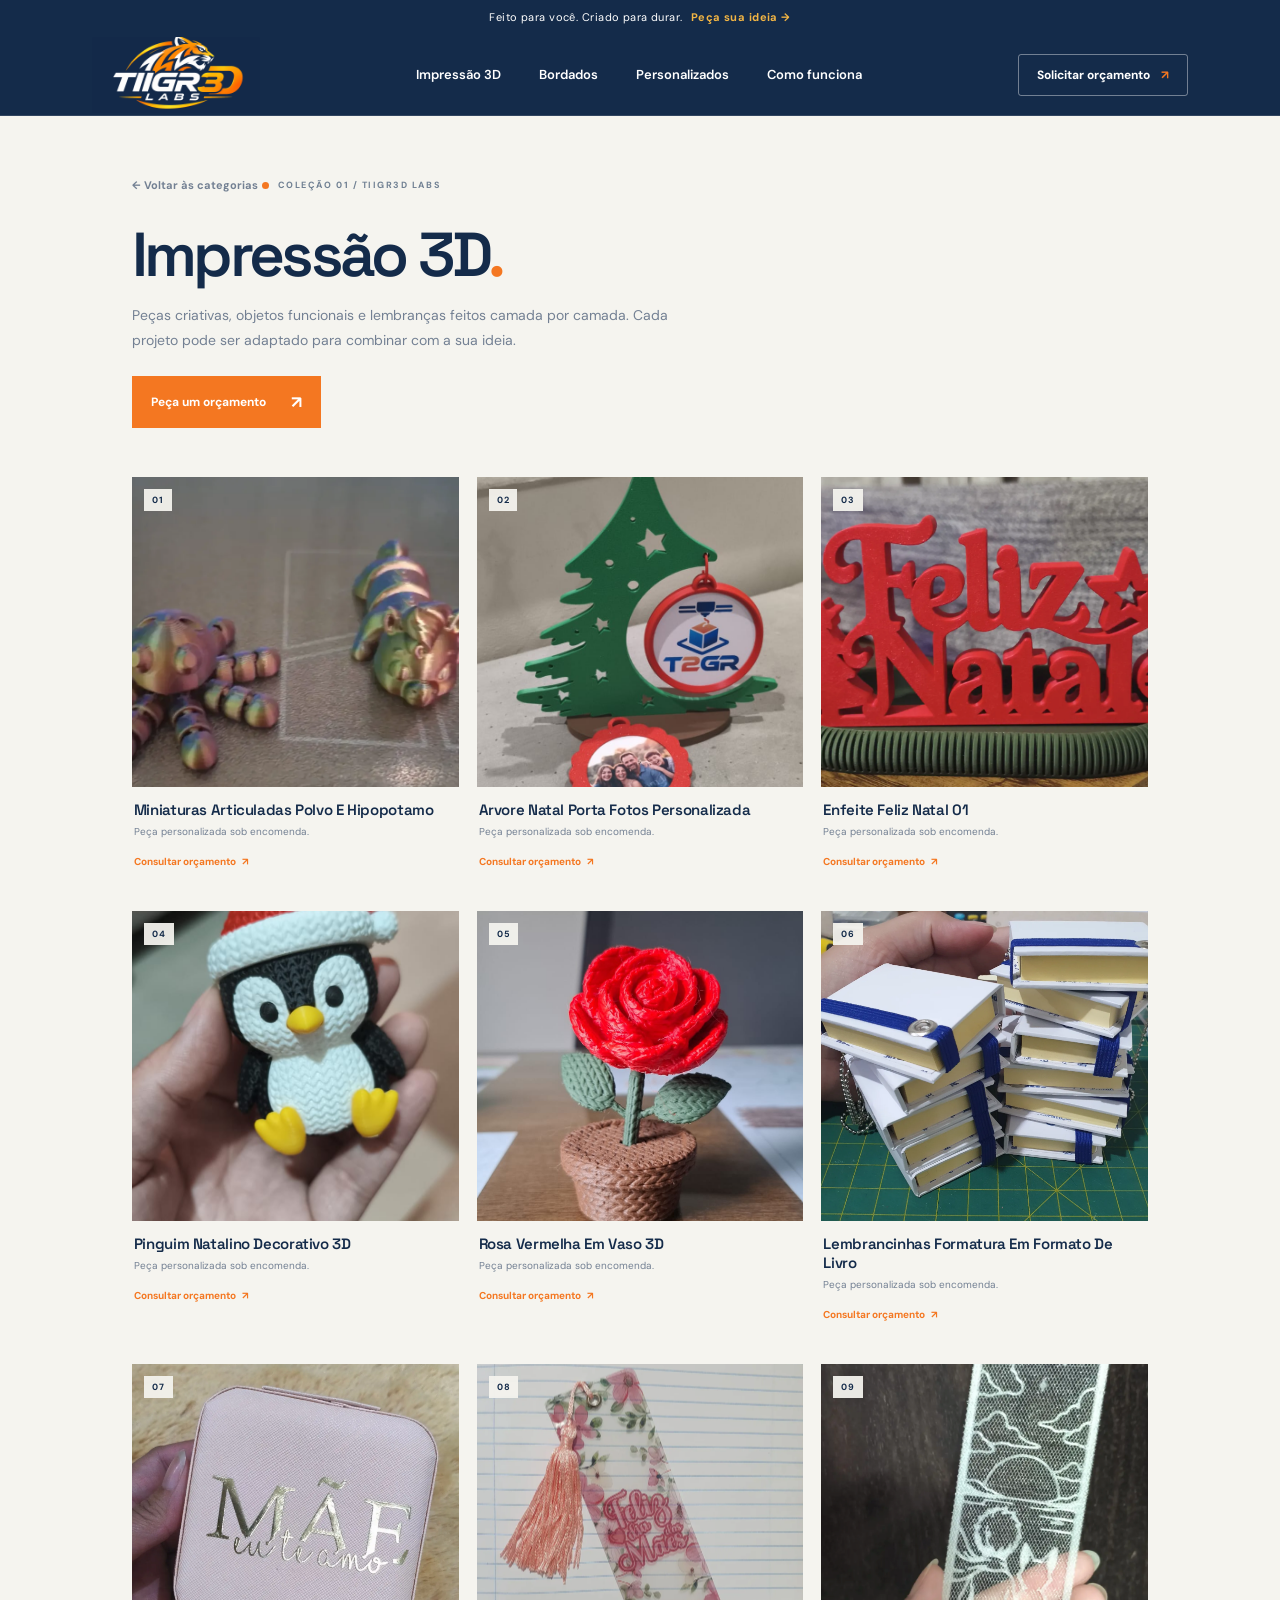
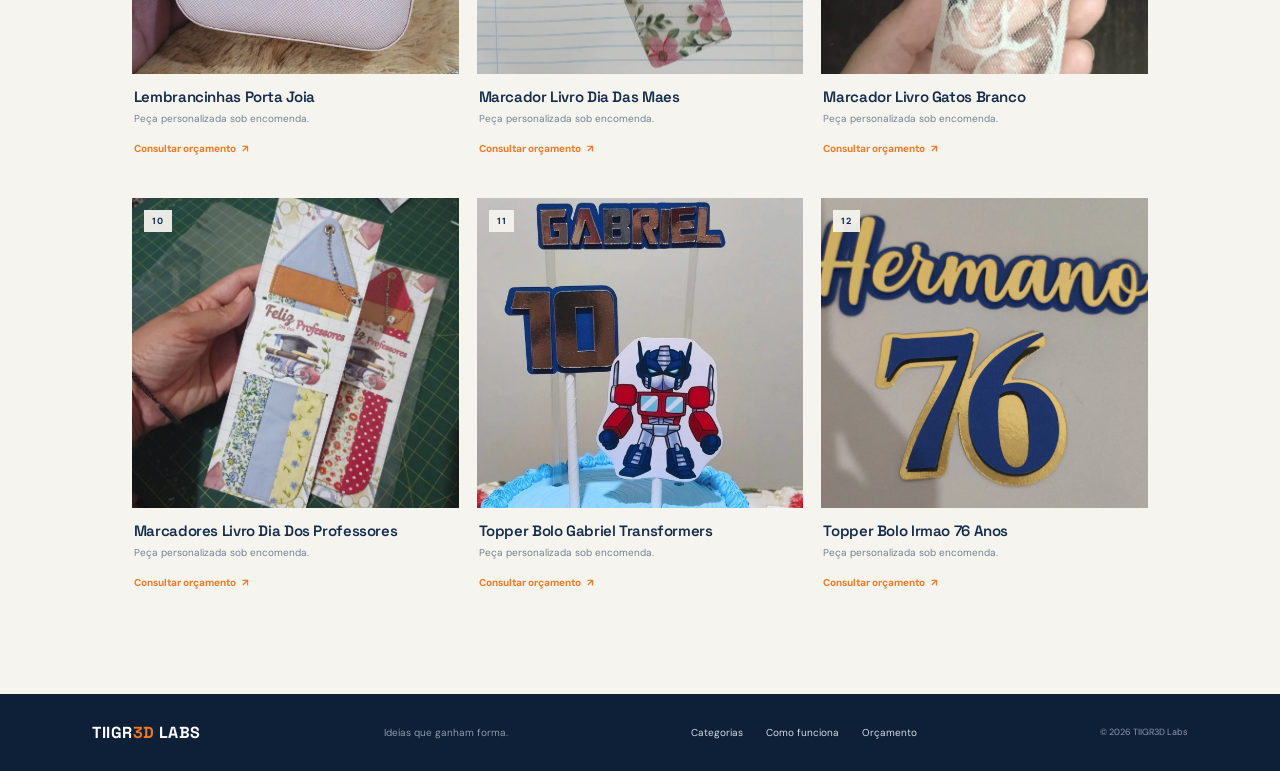
<file: impressao-3d.html>
<!doctype html>
<html lang="pt-BR">
<head>
  <meta charset="UTF-8">
  <meta name="viewport" content="width=device-width, initial-scale=1.0">
  <meta name="theme-color" content="#142B4A">
  <meta name="description" content="Conheça os produtos de Impressão 3D criados pela TIIGR3D Labs e solicite um orçamento personalizado.">
  <title>Impressão 3D | TIIGR3D Labs</title>
  <link rel="preconnect" href="https://fonts.googleapis.com">
  <link rel="preconnect" href="https://fonts.gstatic.com" crossorigin>
  <link href="https://fonts.googleapis.com/css2?family=DM+Sans:wght@400;500;600;700&family=Space+Grotesk:wght@500;600;700&display=swap" rel="stylesheet">
  <link rel="stylesheet" href="styles.css">
</head>
<body>
  <div class="announcement">Feito para você. Criado para durar. <a href="index.html#personalize">Peça sua ideia →</a></div>
  <header class="header">
    <a class="brand" href="index.html" aria-label="TIIGR3D Labs início"><img src="docs/photos/design/identidade-visual/logo-tiigr3d-header.png" alt="TIIGR3D Labs"></a>
    <nav class="nav" aria-label="Navegação principal"><a href="impressao-3d.html">Impressão 3D</a><a href="bordados.html">Bordados</a><a href="personalizados.html">Personalizados</a><a href="index.html#processo">Como funciona</a></nav>
    <a class="header-cta" href="https://api.whatsapp.com/send?phone=5511980143324" target="_blank" rel="noopener noreferrer">Solicitar orçamento <span>↗</span></a>
    <details class="mobile-menu"><summary aria-label="Abrir menu"><span></span><span></span></summary><nav aria-label="Menu mobile"><a href="index.html">Início</a><a href="impressao-3d.html">Impressão 3D</a><a href="bordados.html">Bordados</a><a href="personalizados.html">Personalizados</a><a href="index.html#processo">Como funciona</a><a href="https://api.whatsapp.com/send?phone=5511980143324" target="_blank" rel="noopener noreferrer">Solicitar orçamento</a></nav></details>
  </header>
  <main>
    <section class="catalog-page-hero section-wrap">
      <a class="catalog-back" href="index.html#categorias">← Voltar às categorias</a>
      <p class="eyebrow dark"><i></i> COLEÇÃO 01 / TIIGR3D LABS</p>
      <h1>Impressão 3D<em>.</em></h1>
      <p class="catalog-page-description">Peças criativas, objetos funcionais e lembranças feitos camada por camada. Cada projeto pode ser adaptado para combinar com a sua ideia.</p>
      <a class="button button-orange" href="https://api.whatsapp.com/send?phone=5511980143324" target="_blank" rel="noopener noreferrer">Peça um orçamento <span>↗</span></a>
    </section>
    <section class="catalog-page-grid section-wrap" aria-label="Produtos da categoria Impressão 3D">
              <article class="catalog-product">
          <a class="catalog-product-image" href="https://api.whatsapp.com/send?phone=5511980143324" target="_blank" rel="noopener noreferrer" aria-label="Solicitar orçamento para Miniaturas Articuladas Polvo E Hipopotamo">
            <img loading="lazy" src="docs/photos/impressao-3d/brinquedos/miniaturas-articuladas-polvo-e-hipopotamo.png" alt="Miniaturas Articuladas Polvo E Hipopotamo — peça criada pela TIIGR3D Labs">
            <span class="catalog-product-number">01</span>
          </a>
          <div class="catalog-product-info"><h2>Miniaturas Articuladas Polvo E Hipopotamo</h2><p>Peça personalizada sob encomenda.</p><a href="https://api.whatsapp.com/send?phone=5511980143324" target="_blank" rel="noopener noreferrer">Consultar orçamento <span>↗</span></a></div>
        </article>
        <article class="catalog-product">
          <a class="catalog-product-image" href="https://api.whatsapp.com/send?phone=5511980143324" target="_blank" rel="noopener noreferrer" aria-label="Solicitar orçamento para Arvore Natal Porta Fotos Personalizada">
            <img loading="lazy" src="docs/photos/impressao-3d/decoracao/arvore-natal-porta-fotos-personalizada.jpeg" alt="Arvore Natal Porta Fotos Personalizada — peça criada pela TIIGR3D Labs">
            <span class="catalog-product-number">02</span>
          </a>
          <div class="catalog-product-info"><h2>Arvore Natal Porta Fotos Personalizada</h2><p>Peça personalizada sob encomenda.</p><a href="https://api.whatsapp.com/send?phone=5511980143324" target="_blank" rel="noopener noreferrer">Consultar orçamento <span>↗</span></a></div>
        </article>
        <article class="catalog-product">
          <a class="catalog-product-image" href="https://api.whatsapp.com/send?phone=5511980143324" target="_blank" rel="noopener noreferrer" aria-label="Solicitar orçamento para Enfeite Feliz Natal 01">
            <img loading="lazy" src="docs/photos/impressao-3d/decoracao/enfeite-feliz-natal-01.png" alt="Enfeite Feliz Natal 01 — peça criada pela TIIGR3D Labs">
            <span class="catalog-product-number">03</span>
          </a>
          <div class="catalog-product-info"><h2>Enfeite Feliz Natal 01</h2><p>Peça personalizada sob encomenda.</p><a href="https://api.whatsapp.com/send?phone=5511980143324" target="_blank" rel="noopener noreferrer">Consultar orçamento <span>↗</span></a></div>
        </article>
        <article class="catalog-product">
          <a class="catalog-product-image" href="https://api.whatsapp.com/send?phone=5511980143324" target="_blank" rel="noopener noreferrer" aria-label="Solicitar orçamento para Pinguim Natalino Decorativo 3D">
            <img loading="lazy" src="docs/photos/impressao-3d/decoracao/pinguim-natalino-decorativo-3d.jpeg" alt="Pinguim Natalino Decorativo 3D — peça criada pela TIIGR3D Labs">
            <span class="catalog-product-number">04</span>
          </a>
          <div class="catalog-product-info"><h2>Pinguim Natalino Decorativo 3D</h2><p>Peça personalizada sob encomenda.</p><a href="https://api.whatsapp.com/send?phone=5511980143324" target="_blank" rel="noopener noreferrer">Consultar orçamento <span>↗</span></a></div>
        </article>
        <article class="catalog-product">
          <a class="catalog-product-image" href="https://api.whatsapp.com/send?phone=5511980143324" target="_blank" rel="noopener noreferrer" aria-label="Solicitar orçamento para Rosa Vermelha Em Vaso 3D">
            <img loading="lazy" src="docs/photos/impressao-3d/decoracao/rosa-vermelha-em-vaso-3d.jpeg" alt="Rosa Vermelha Em Vaso 3D — peça criada pela TIIGR3D Labs">
            <span class="catalog-product-number">05</span>
          </a>
          <div class="catalog-product-info"><h2>Rosa Vermelha Em Vaso 3D</h2><p>Peça personalizada sob encomenda.</p><a href="https://api.whatsapp.com/send?phone=5511980143324" target="_blank" rel="noopener noreferrer">Consultar orçamento <span>↗</span></a></div>
        </article>
        <article class="catalog-product">
          <a class="catalog-product-image" href="https://api.whatsapp.com/send?phone=5511980143324" target="_blank" rel="noopener noreferrer" aria-label="Solicitar orçamento para Lembrancinhas Formatura Em Formato De Livro">
            <img loading="lazy" src="docs/photos/impressao-3d/lembrancas/lembrancinhas-formatura-em-formato-de-livro.png" alt="Lembrancinhas Formatura Em Formato De Livro — peça criada pela TIIGR3D Labs">
            <span class="catalog-product-number">06</span>
          </a>
          <div class="catalog-product-info"><h2>Lembrancinhas Formatura Em Formato De Livro</h2><p>Peça personalizada sob encomenda.</p><a href="https://api.whatsapp.com/send?phone=5511980143324" target="_blank" rel="noopener noreferrer">Consultar orçamento <span>↗</span></a></div>
        </article>
        <article class="catalog-product">
          <a class="catalog-product-image" href="https://api.whatsapp.com/send?phone=5511980143324" target="_blank" rel="noopener noreferrer" aria-label="Solicitar orçamento para Lembrancinhas Porta Joia">
            <img loading="lazy" src="docs/photos/impressao-3d/lembrancas/lembrancinhas-porta-joia.png" alt="Lembrancinhas Porta Joia — peça criada pela TIIGR3D Labs">
            <span class="catalog-product-number">07</span>
          </a>
          <div class="catalog-product-info"><h2>Lembrancinhas Porta Joia</h2><p>Peça personalizada sob encomenda.</p><a href="https://api.whatsapp.com/send?phone=5511980143324" target="_blank" rel="noopener noreferrer">Consultar orçamento <span>↗</span></a></div>
        </article>
        <article class="catalog-product">
          <a class="catalog-product-image" href="https://api.whatsapp.com/send?phone=5511980143324" target="_blank" rel="noopener noreferrer" aria-label="Solicitar orçamento para Marcador Livro Dia Das Maes">
            <img loading="lazy" src="docs/photos/impressao-3d/marcadores-de-livro/marcador-livro-dia-das-maes.png" alt="Marcador Livro Dia Das Maes — peça criada pela TIIGR3D Labs">
            <span class="catalog-product-number">08</span>
          </a>
          <div class="catalog-product-info"><h2>Marcador Livro Dia Das Maes</h2><p>Peça personalizada sob encomenda.</p><a href="https://api.whatsapp.com/send?phone=5511980143324" target="_blank" rel="noopener noreferrer">Consultar orçamento <span>↗</span></a></div>
        </article>
        <article class="catalog-product">
          <a class="catalog-product-image" href="https://api.whatsapp.com/send?phone=5511980143324" target="_blank" rel="noopener noreferrer" aria-label="Solicitar orçamento para Marcador Livro Gatos Branco">
            <img loading="lazy" src="docs/photos/impressao-3d/marcadores-de-livro/marcador-livro-gatos-branco.png" alt="Marcador Livro Gatos Branco — peça criada pela TIIGR3D Labs">
            <span class="catalog-product-number">09</span>
          </a>
          <div class="catalog-product-info"><h2>Marcador Livro Gatos Branco</h2><p>Peça personalizada sob encomenda.</p><a href="https://api.whatsapp.com/send?phone=5511980143324" target="_blank" rel="noopener noreferrer">Consultar orçamento <span>↗</span></a></div>
        </article>
        <article class="catalog-product">
          <a class="catalog-product-image" href="https://api.whatsapp.com/send?phone=5511980143324" target="_blank" rel="noopener noreferrer" aria-label="Solicitar orçamento para Marcadores Livro Dia Dos Professores">
            <img loading="lazy" src="docs/photos/impressao-3d/marcadores-de-livro/marcadores-livro-dia-dos-professores.png" alt="Marcadores Livro Dia Dos Professores — peça criada pela TIIGR3D Labs">
            <span class="catalog-product-number">10</span>
          </a>
          <div class="catalog-product-info"><h2>Marcadores Livro Dia Dos Professores</h2><p>Peça personalizada sob encomenda.</p><a href="https://api.whatsapp.com/send?phone=5511980143324" target="_blank" rel="noopener noreferrer">Consultar orçamento <span>↗</span></a></div>
        </article>
        <article class="catalog-product">
          <a class="catalog-product-image" href="https://api.whatsapp.com/send?phone=5511980143324" target="_blank" rel="noopener noreferrer" aria-label="Solicitar orçamento para Topper Bolo Gabriel Transformers">
            <img loading="lazy" src="docs/photos/impressao-3d/topper-de-bolo/topper-bolo-gabriel-transformers.png" alt="Topper Bolo Gabriel Transformers — peça criada pela TIIGR3D Labs">
            <span class="catalog-product-number">11</span>
          </a>
          <div class="catalog-product-info"><h2>Topper Bolo Gabriel Transformers</h2><p>Peça personalizada sob encomenda.</p><a href="https://api.whatsapp.com/send?phone=5511980143324" target="_blank" rel="noopener noreferrer">Consultar orçamento <span>↗</span></a></div>
        </article>
        <article class="catalog-product">
          <a class="catalog-product-image" href="https://api.whatsapp.com/send?phone=5511980143324" target="_blank" rel="noopener noreferrer" aria-label="Solicitar orçamento para Topper Bolo Irmao 76 Anos">
            <img loading="lazy" src="docs/photos/impressao-3d/topper-de-bolo/topper-bolo-irmao-76-anos.png" alt="Topper Bolo Irmao 76 Anos — peça criada pela TIIGR3D Labs">
            <span class="catalog-product-number">12</span>
          </a>
          <div class="catalog-product-info"><h2>Topper Bolo Irmao 76 Anos</h2><p>Peça personalizada sob encomenda.</p><a href="https://api.whatsapp.com/send?phone=5511980143324" target="_blank" rel="noopener noreferrer">Consultar orçamento <span>↗</span></a></div>
        </article>
    </section>
  </main>
  <footer class="footer"><a class="footer-brand" href="index.html">TIIGR<span>3D</span> LABS</a><span>Ideias que ganham forma.</span><div><a href="index.html#categorias">Categorias</a><a href="index.html#processo">Como funciona</a><a href="https://api.whatsapp.com/send?phone=5511980143324" target="_blank" rel="noopener noreferrer">Orçamento</a></div><small>© 2026 TIIGR3D Labs</small></footer>
</body>
</html>
</file>
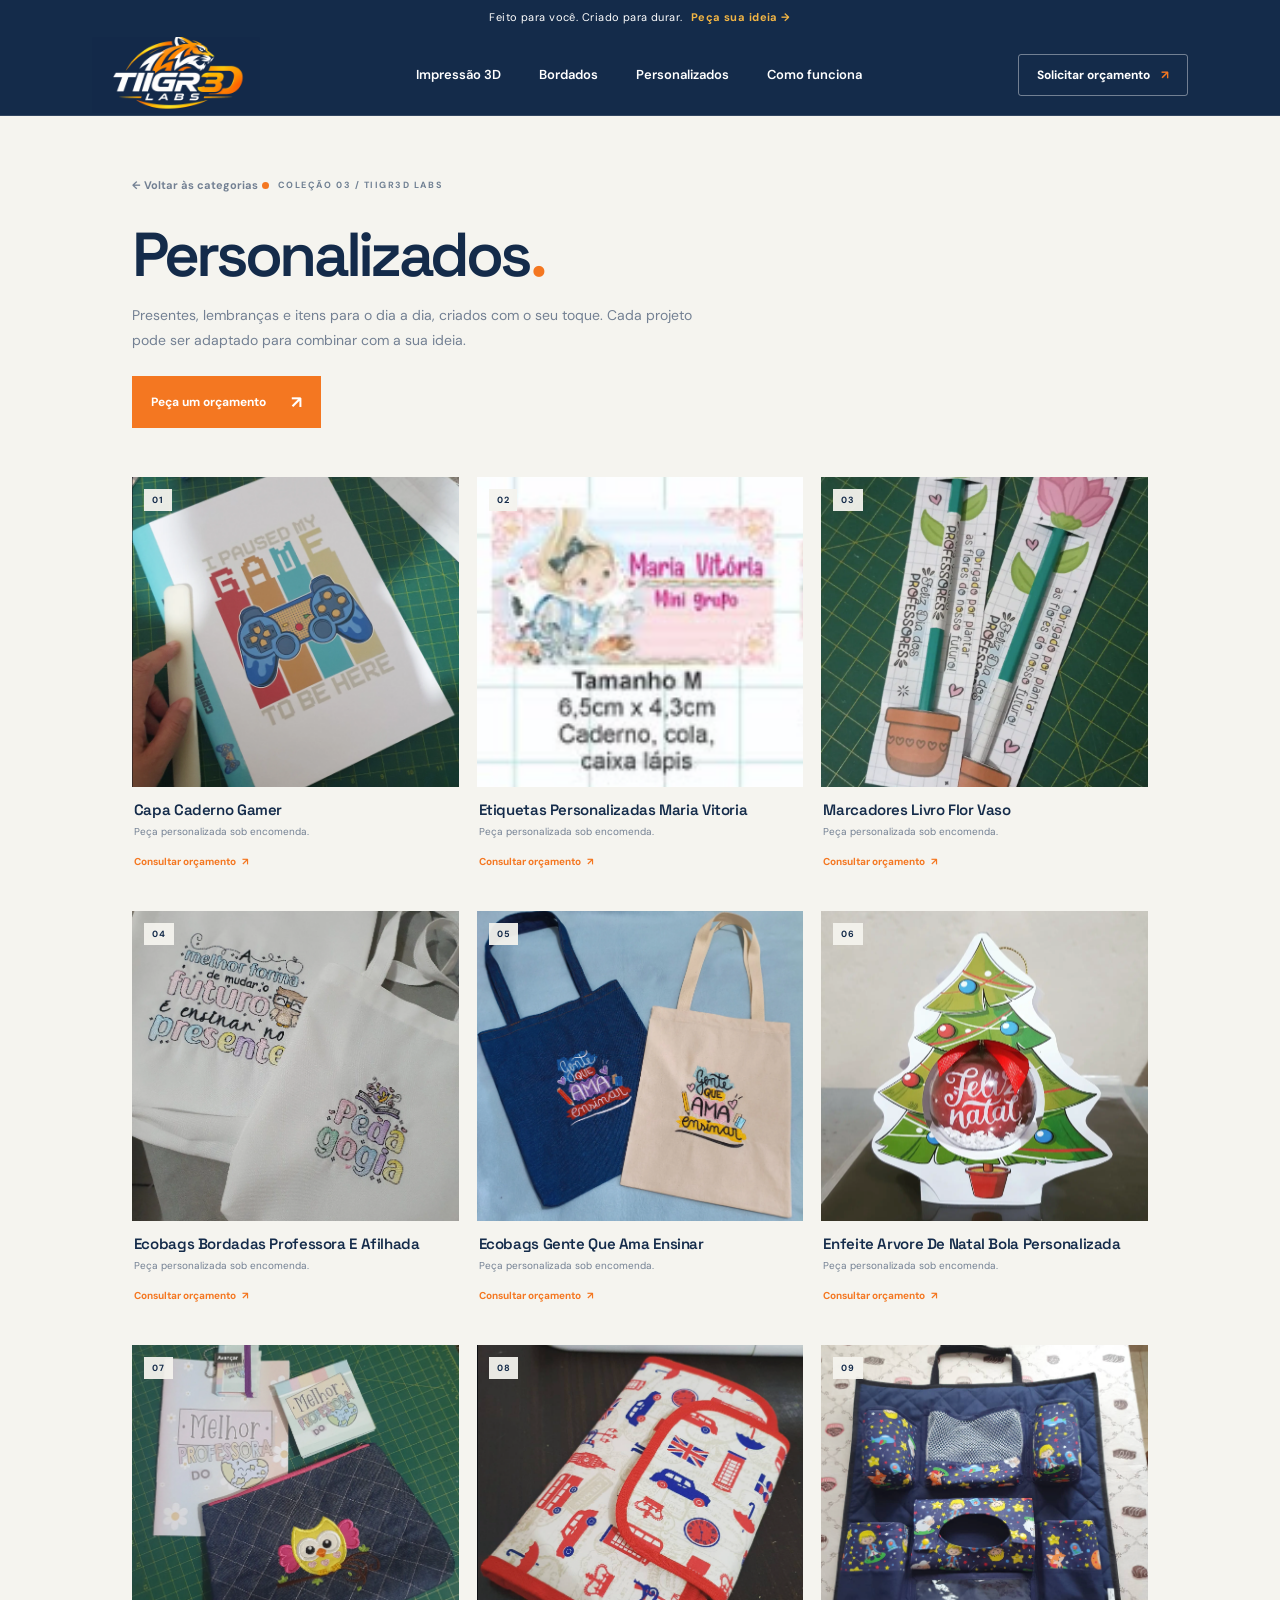
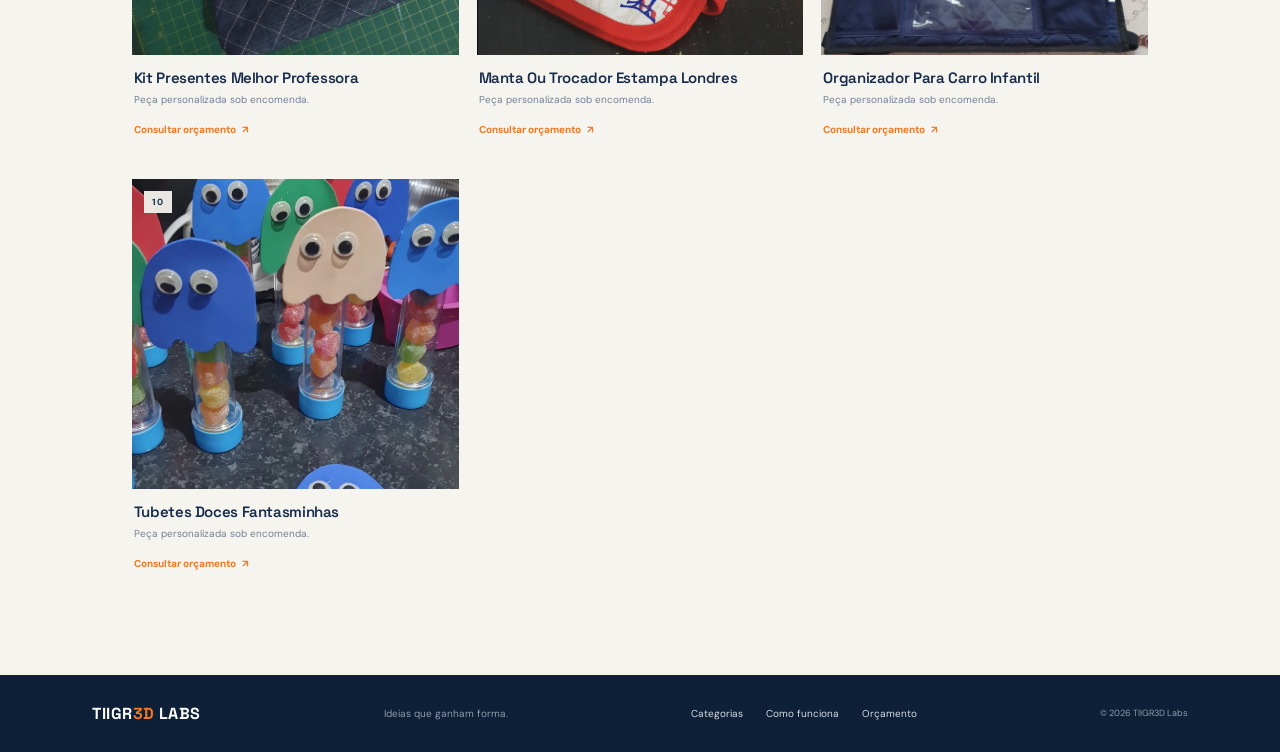
<file: personalizados.html>
<!doctype html>
<html lang="pt-BR">
<head>
  <meta charset="UTF-8">
  <meta name="viewport" content="width=device-width, initial-scale=1.0">
  <meta name="theme-color" content="#142B4A">
  <meta name="description" content="Conheça os produtos de Personalizados criados pela TIIGR3D Labs e solicite um orçamento personalizado.">
  <title>Personalizados | TIIGR3D Labs</title>
  <link rel="preconnect" href="https://fonts.googleapis.com">
  <link rel="preconnect" href="https://fonts.gstatic.com" crossorigin>
  <link href="https://fonts.googleapis.com/css2?family=DM+Sans:wght@400;500;600;700&family=Space+Grotesk:wght@500;600;700&display=swap" rel="stylesheet">
  <link rel="stylesheet" href="styles.css">
</head>
<body>
  <div class="announcement">Feito para você. Criado para durar. <a href="index.html#personalize">Peça sua ideia →</a></div>
  <header class="header">
    <a class="brand" href="index.html" aria-label="TIIGR3D Labs início"><img src="docs/photos/design/identidade-visual/logo-tiigr3d-header.png" alt="TIIGR3D Labs"></a>
    <nav class="nav" aria-label="Navegação principal"><a href="impressao-3d.html">Impressão 3D</a><a href="bordados.html">Bordados</a><a href="personalizados.html">Personalizados</a><a href="index.html#processo">Como funciona</a></nav>
    <a class="header-cta" href="https://api.whatsapp.com/send?phone=5511980143324" target="_blank" rel="noopener noreferrer">Solicitar orçamento <span>↗</span></a>
    <details class="mobile-menu"><summary aria-label="Abrir menu"><span></span><span></span></summary><nav aria-label="Menu mobile"><a href="index.html">Início</a><a href="impressao-3d.html">Impressão 3D</a><a href="bordados.html">Bordados</a><a href="personalizados.html">Personalizados</a><a href="index.html#processo">Como funciona</a><a href="https://api.whatsapp.com/send?phone=5511980143324" target="_blank" rel="noopener noreferrer">Solicitar orçamento</a></nav></details>
  </header>
  <main>
    <section class="catalog-page-hero section-wrap">
      <a class="catalog-back" href="index.html#categorias">← Voltar às categorias</a>
      <p class="eyebrow dark"><i></i> COLEÇÃO 03 / TIIGR3D LABS</p>
      <h1>Personalizados<em>.</em></h1>
      <p class="catalog-page-description">Presentes, lembranças e itens para o dia a dia, criados com o seu toque. Cada projeto pode ser adaptado para combinar com a sua ideia.</p>
      <a class="button button-orange" href="https://api.whatsapp.com/send?phone=5511980143324" target="_blank" rel="noopener noreferrer">Peça um orçamento <span>↗</span></a>
    </section>
    <section class="catalog-page-grid section-wrap" aria-label="Produtos da categoria Personalizados">
              <article class="catalog-product">
          <a class="catalog-product-image" href="https://api.whatsapp.com/send?phone=5511980143324" target="_blank" rel="noopener noreferrer" aria-label="Solicitar orçamento para Capa Caderno Gamer">
            <img loading="lazy" src="docs/photos/personalizados/itens-escolares/capa-caderno-gamer.png" alt="Capa Caderno Gamer — peça criada pela TIIGR3D Labs">
            <span class="catalog-product-number">01</span>
          </a>
          <div class="catalog-product-info"><h2>Capa Caderno Gamer</h2><p>Peça personalizada sob encomenda.</p><a href="https://api.whatsapp.com/send?phone=5511980143324" target="_blank" rel="noopener noreferrer">Consultar orçamento <span>↗</span></a></div>
        </article>
        <article class="catalog-product">
          <a class="catalog-product-image" href="https://api.whatsapp.com/send?phone=5511980143324" target="_blank" rel="noopener noreferrer" aria-label="Solicitar orçamento para Etiquetas Personalizadas Maria Vitoria">
            <img loading="lazy" src="docs/photos/personalizados/itens-escolares/etiquetas-personalizadas-maria-vitoria.png" alt="Etiquetas Personalizadas Maria Vitoria — peça criada pela TIIGR3D Labs">
            <span class="catalog-product-number">02</span>
          </a>
          <div class="catalog-product-info"><h2>Etiquetas Personalizadas Maria Vitoria</h2><p>Peça personalizada sob encomenda.</p><a href="https://api.whatsapp.com/send?phone=5511980143324" target="_blank" rel="noopener noreferrer">Consultar orçamento <span>↗</span></a></div>
        </article>
        <article class="catalog-product">
          <a class="catalog-product-image" href="https://api.whatsapp.com/send?phone=5511980143324" target="_blank" rel="noopener noreferrer" aria-label="Solicitar orçamento para Marcadores Livro Flor Vaso">
            <img loading="lazy" src="docs/photos/personalizados/itens-escolares/marcadores-livro-flor-vaso.png" alt="Marcadores Livro Flor Vaso — peça criada pela TIIGR3D Labs">
            <span class="catalog-product-number">03</span>
          </a>
          <div class="catalog-product-info"><h2>Marcadores Livro Flor Vaso</h2><p>Peça personalizada sob encomenda.</p><a href="https://api.whatsapp.com/send?phone=5511980143324" target="_blank" rel="noopener noreferrer">Consultar orçamento <span>↗</span></a></div>
        </article>
        <article class="catalog-product">
          <a class="catalog-product-image" href="https://api.whatsapp.com/send?phone=5511980143324" target="_blank" rel="noopener noreferrer" aria-label="Solicitar orçamento para Ecobags Bordadas Professora E Afilhada">
            <img loading="lazy" src="docs/photos/personalizados/presentes-e-lembrancas/ecobags-bordadas-professora-e-afilhada.png" alt="Ecobags Bordadas Professora E Afilhada — peça criada pela TIIGR3D Labs">
            <span class="catalog-product-number">04</span>
          </a>
          <div class="catalog-product-info"><h2>Ecobags Bordadas Professora E Afilhada</h2><p>Peça personalizada sob encomenda.</p><a href="https://api.whatsapp.com/send?phone=5511980143324" target="_blank" rel="noopener noreferrer">Consultar orçamento <span>↗</span></a></div>
        </article>
        <article class="catalog-product">
          <a class="catalog-product-image" href="https://api.whatsapp.com/send?phone=5511980143324" target="_blank" rel="noopener noreferrer" aria-label="Solicitar orçamento para Ecobags Gente Que Ama Ensinar">
            <img loading="lazy" src="docs/photos/personalizados/presentes-e-lembrancas/ecobags-gente-que-ama-ensinar.png" alt="Ecobags Gente Que Ama Ensinar — peça criada pela TIIGR3D Labs">
            <span class="catalog-product-number">05</span>
          </a>
          <div class="catalog-product-info"><h2>Ecobags Gente Que Ama Ensinar</h2><p>Peça personalizada sob encomenda.</p><a href="https://api.whatsapp.com/send?phone=5511980143324" target="_blank" rel="noopener noreferrer">Consultar orçamento <span>↗</span></a></div>
        </article>
        <article class="catalog-product">
          <a class="catalog-product-image" href="https://api.whatsapp.com/send?phone=5511980143324" target="_blank" rel="noopener noreferrer" aria-label="Solicitar orçamento para Enfeite Arvore De Natal Bola Personalizada">
            <img loading="lazy" src="docs/photos/personalizados/presentes-e-lembrancas/enfeite-arvore-de-natal-bola-personalizada.png" alt="Enfeite Arvore De Natal Bola Personalizada — peça criada pela TIIGR3D Labs">
            <span class="catalog-product-number">06</span>
          </a>
          <div class="catalog-product-info"><h2>Enfeite Arvore De Natal Bola Personalizada</h2><p>Peça personalizada sob encomenda.</p><a href="https://api.whatsapp.com/send?phone=5511980143324" target="_blank" rel="noopener noreferrer">Consultar orçamento <span>↗</span></a></div>
        </article>
        <article class="catalog-product">
          <a class="catalog-product-image" href="https://api.whatsapp.com/send?phone=5511980143324" target="_blank" rel="noopener noreferrer" aria-label="Solicitar orçamento para Kit Presentes Melhor Professora">
            <img loading="lazy" src="docs/photos/personalizados/presentes-e-lembrancas/kit-presentes-melhor-professora.png" alt="Kit Presentes Melhor Professora — peça criada pela TIIGR3D Labs">
            <span class="catalog-product-number">07</span>
          </a>
          <div class="catalog-product-info"><h2>Kit Presentes Melhor Professora</h2><p>Peça personalizada sob encomenda.</p><a href="https://api.whatsapp.com/send?phone=5511980143324" target="_blank" rel="noopener noreferrer">Consultar orçamento <span>↗</span></a></div>
        </article>
        <article class="catalog-product">
          <a class="catalog-product-image" href="https://api.whatsapp.com/send?phone=5511980143324" target="_blank" rel="noopener noreferrer" aria-label="Solicitar orçamento para Manta Ou Trocador Estampa Londres">
            <img loading="lazy" src="docs/photos/personalizados/presentes-e-lembrancas/manta-ou-trocador-estampa-londres.png" alt="Manta Ou Trocador Estampa Londres — peça criada pela TIIGR3D Labs">
            <span class="catalog-product-number">08</span>
          </a>
          <div class="catalog-product-info"><h2>Manta Ou Trocador Estampa Londres</h2><p>Peça personalizada sob encomenda.</p><a href="https://api.whatsapp.com/send?phone=5511980143324" target="_blank" rel="noopener noreferrer">Consultar orçamento <span>↗</span></a></div>
        </article>
        <article class="catalog-product">
          <a class="catalog-product-image" href="https://api.whatsapp.com/send?phone=5511980143324" target="_blank" rel="noopener noreferrer" aria-label="Solicitar orçamento para Organizador Para Carro Infantil">
            <img loading="lazy" src="docs/photos/personalizados/presentes-e-lembrancas/organizador-para-carro-infantil.png" alt="Organizador Para Carro Infantil — peça criada pela TIIGR3D Labs">
            <span class="catalog-product-number">09</span>
          </a>
          <div class="catalog-product-info"><h2>Organizador Para Carro Infantil</h2><p>Peça personalizada sob encomenda.</p><a href="https://api.whatsapp.com/send?phone=5511980143324" target="_blank" rel="noopener noreferrer">Consultar orçamento <span>↗</span></a></div>
        </article>
        <article class="catalog-product">
          <a class="catalog-product-image" href="https://api.whatsapp.com/send?phone=5511980143324" target="_blank" rel="noopener noreferrer" aria-label="Solicitar orçamento para Tubetes Doces Fantasminhas">
            <img loading="lazy" src="docs/photos/personalizados/presentes-e-lembrancas/tubetes-doces-fantasminhas.png" alt="Tubetes Doces Fantasminhas — peça criada pela TIIGR3D Labs">
            <span class="catalog-product-number">10</span>
          </a>
          <div class="catalog-product-info"><h2>Tubetes Doces Fantasminhas</h2><p>Peça personalizada sob encomenda.</p><a href="https://api.whatsapp.com/send?phone=5511980143324" target="_blank" rel="noopener noreferrer">Consultar orçamento <span>↗</span></a></div>
        </article>
    </section>
  </main>
  <footer class="footer"><a class="footer-brand" href="index.html">TIIGR<span>3D</span> LABS</a><span>Ideias que ganham forma.</span><div><a href="index.html#categorias">Categorias</a><a href="index.html#processo">Como funciona</a><a href="https://api.whatsapp.com/send?phone=5511980143324" target="_blank" rel="noopener noreferrer">Orçamento</a></div><small>© 2026 TIIGR3D Labs</small></footer>
</body>
</html>
</file>
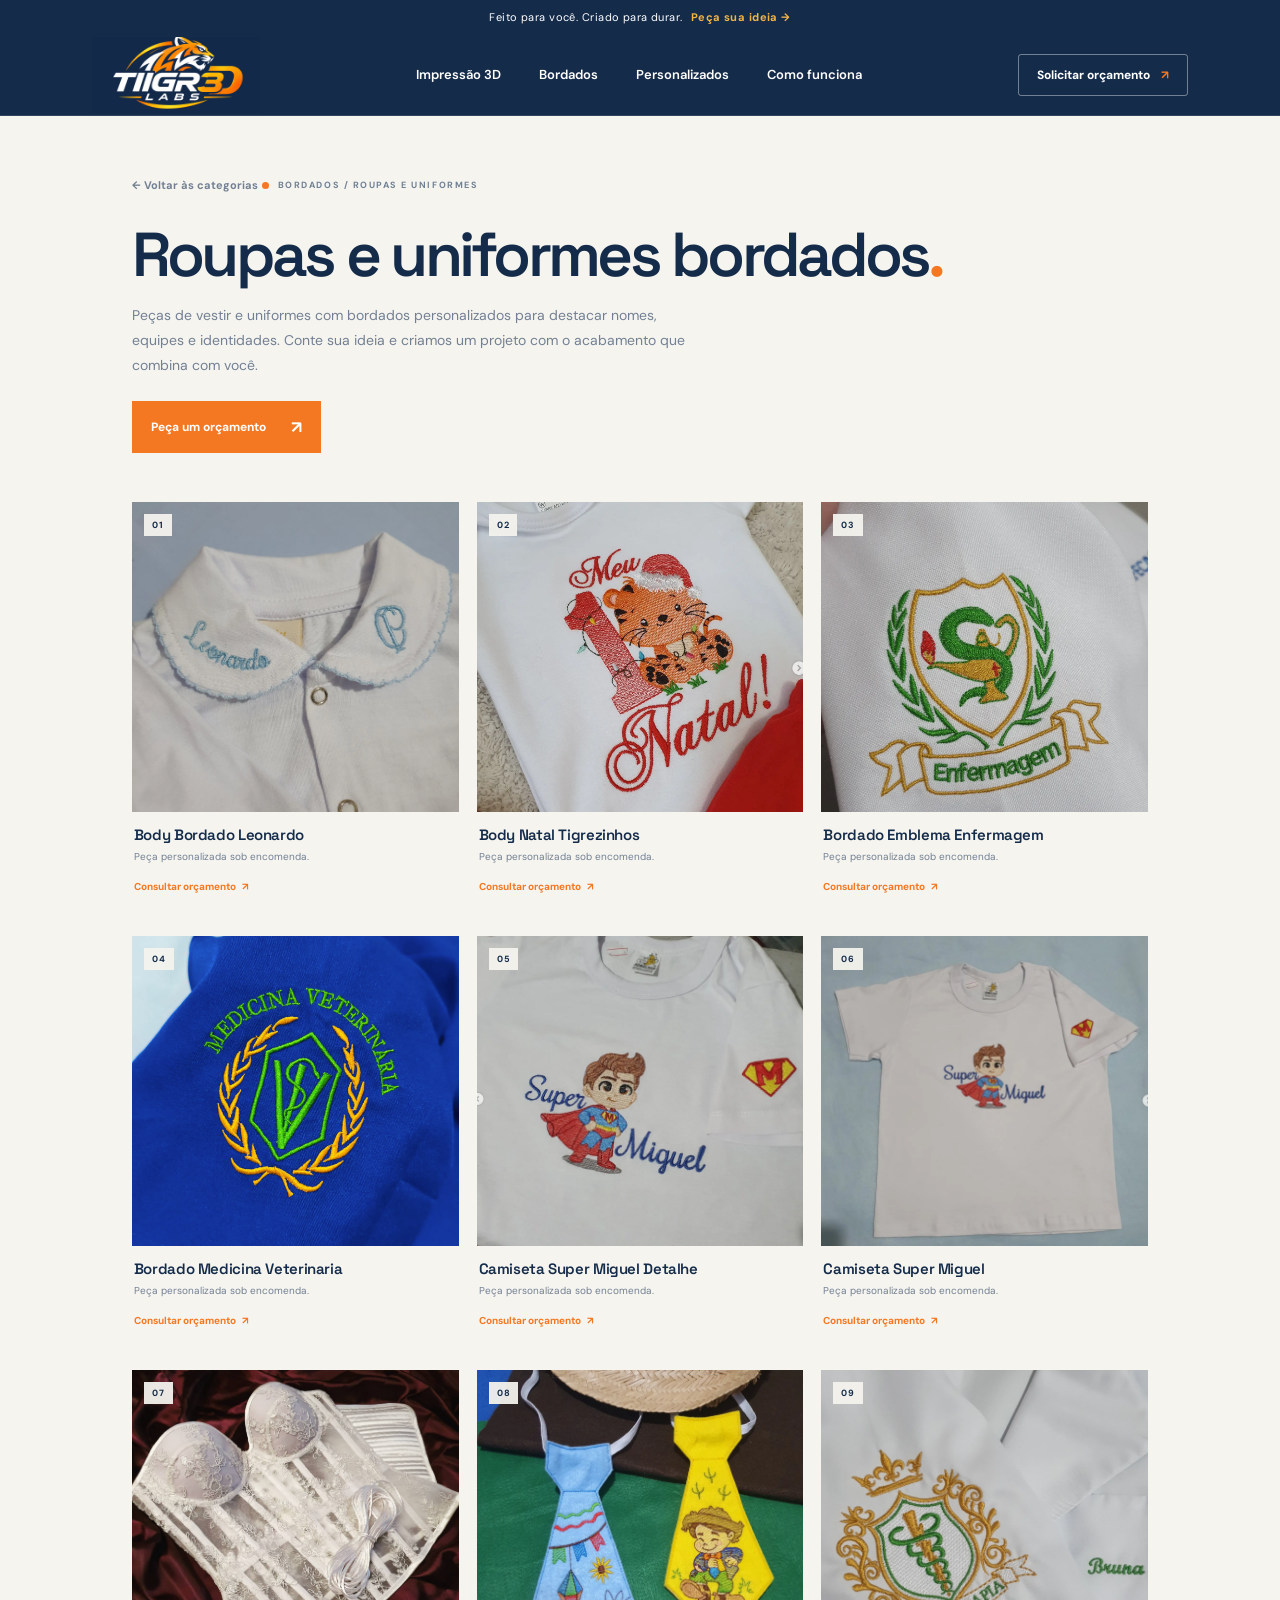
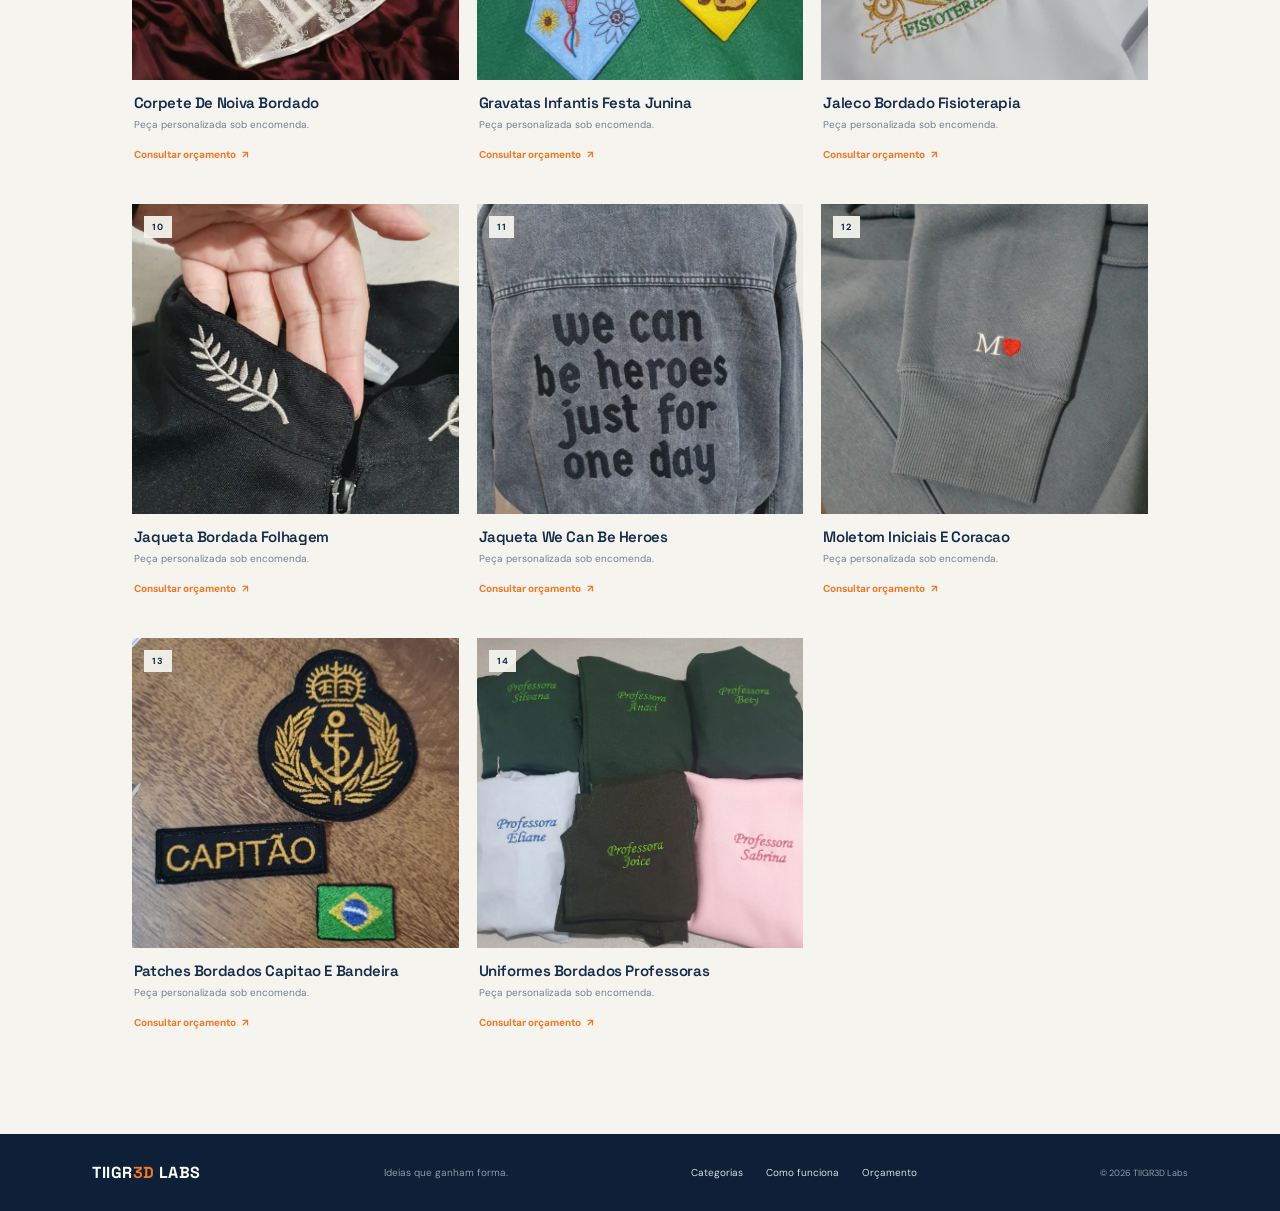
<file: roupas-e-uniformes-bordados.html>
<!doctype html>
<html lang="pt-BR">
<head>
  <meta charset="UTF-8">
  <meta name="viewport" content="width=device-width, initial-scale=1.0">
  <meta name="theme-color" content="#142B4A">
  <meta name="description" content="Peças de vestir e uniformes com bordados personalizados para destacar nomes, equipes e identidades. Conte sua ideia e criamos um projeto com o acabamento que combina com você.">
  <title>Roupas e uniformes bordados | TIIGR3D Labs</title>
  <link rel="preconnect" href="https://fonts.googleapis.com">
  <link rel="preconnect" href="https://fonts.gstatic.com" crossorigin>
  <link href="https://fonts.googleapis.com/css2?family=DM+Sans:wght@400;500;600;700&family=Space+Grotesk:wght@500;600;700&display=swap" rel="stylesheet">
  <link rel="stylesheet" href="styles.css">
</head>
<body>
  <div class="announcement">Feito para você. Criado para durar. <a href="index.html#personalize">Peça sua ideia →</a></div>
  <header class="header">
    <a class="brand" href="index.html" aria-label="TIIGR3D Labs início"><img src="docs/photos/design/identidade-visual/logo-tiigr3d-header.png" alt="TIIGR3D Labs"></a>
    <nav class="nav" aria-label="Navegação principal"><a href="impressao-3d.html">Impressão 3D</a><a href="bordados.html">Bordados</a><a href="personalizados.html">Personalizados</a><a href="index.html#processo">Como funciona</a></nav>
    <a class="header-cta" href="https://api.whatsapp.com/send?phone=5511980143324" target="_blank" rel="noopener noreferrer">Solicitar orçamento <span>↗</span></a>
    <details class="mobile-menu"><summary aria-label="Abrir menu"><span></span><span></span></summary><nav aria-label="Menu mobile"><a href="index.html">Início</a><a href="impressao-3d.html">Impressão 3D</a><a href="bordados.html">Bordados</a><a href="personalizados.html">Personalizados</a><a href="index.html#processo">Como funciona</a><a href="https://api.whatsapp.com/send?phone=5511980143324" target="_blank" rel="noopener noreferrer">Solicitar orçamento</a></nav></details>
  </header>
  <main>
    <section class="catalog-page-hero section-wrap">
      <a class="catalog-back" href="index.html#categorias">← Voltar às categorias</a>
      <p class="eyebrow dark"><i></i> BORDADOS / ROUPAS E UNIFORMES</p>
      <h1>Roupas e uniformes bordados<em>.</em></h1>
      <p class="catalog-page-description">Peças de vestir e uniformes com bordados personalizados para destacar nomes, equipes e identidades. Conte sua ideia e criamos um projeto com o acabamento que combina com você.</p>
      <a class="button button-orange" href="https://api.whatsapp.com/send?phone=5511980143324" target="_blank" rel="noopener noreferrer">Peça um orçamento <span>↗</span></a>
    </section>
    <section class="catalog-page-grid section-wrap" aria-label="Roupas e uniformes bordados">
<article class="catalog-product">
          <a class="catalog-product-image" href="https://api.whatsapp.com/send?phone=5511980143324" target="_blank" rel="noopener noreferrer" aria-label="Solicitar orçamento para Body Bordado Leonardo">
            <img loading="lazy" src="docs/photos/bordados/roupas-e-uniformes/body-bordado-leonardo.png" alt="Body Bordado Leonardo — peça criada pela TIIGR3D Labs">
            <span class="catalog-product-number">01</span>
          </a>
          <div class="catalog-product-info"><h2>Body Bordado Leonardo</h2><p>Peça personalizada sob encomenda.</p><a href="https://api.whatsapp.com/send?phone=5511980143324" target="_blank" rel="noopener noreferrer">Consultar orçamento <span>↗</span></a></div>
        </article>
<article class="catalog-product">
          <a class="catalog-product-image" href="https://api.whatsapp.com/send?phone=5511980143324" target="_blank" rel="noopener noreferrer" aria-label="Solicitar orçamento para Body Natal Tigrezinhos">
            <img loading="lazy" src="docs/photos/bordados/roupas-e-uniformes/body-natal-tigrezinhos.png" alt="Body Natal Tigrezinhos — peça criada pela TIIGR3D Labs">
            <span class="catalog-product-number">02</span>
          </a>
          <div class="catalog-product-info"><h2>Body Natal Tigrezinhos</h2><p>Peça personalizada sob encomenda.</p><a href="https://api.whatsapp.com/send?phone=5511980143324" target="_blank" rel="noopener noreferrer">Consultar orçamento <span>↗</span></a></div>
        </article>
<article class="catalog-product">
          <a class="catalog-product-image" href="https://api.whatsapp.com/send?phone=5511980143324" target="_blank" rel="noopener noreferrer" aria-label="Solicitar orçamento para Bordado Emblema Enfermagem">
            <img loading="lazy" src="docs/photos/bordados/roupas-e-uniformes/bordado-emblema-enfermagem.png" alt="Bordado Emblema Enfermagem — peça criada pela TIIGR3D Labs">
            <span class="catalog-product-number">03</span>
          </a>
          <div class="catalog-product-info"><h2>Bordado Emblema Enfermagem</h2><p>Peça personalizada sob encomenda.</p><a href="https://api.whatsapp.com/send?phone=5511980143324" target="_blank" rel="noopener noreferrer">Consultar orçamento <span>↗</span></a></div>
        </article>
<article class="catalog-product">
          <a class="catalog-product-image" href="https://api.whatsapp.com/send?phone=5511980143324" target="_blank" rel="noopener noreferrer" aria-label="Solicitar orçamento para Bordado Medicina Veterinaria">
            <img loading="lazy" src="docs/photos/bordados/roupas-e-uniformes/bordado-medicina-veterinaria.png" alt="Bordado Medicina Veterinaria — peça criada pela TIIGR3D Labs">
            <span class="catalog-product-number">04</span>
          </a>
          <div class="catalog-product-info"><h2>Bordado Medicina Veterinaria</h2><p>Peça personalizada sob encomenda.</p><a href="https://api.whatsapp.com/send?phone=5511980143324" target="_blank" rel="noopener noreferrer">Consultar orçamento <span>↗</span></a></div>
        </article>
<article class="catalog-product">
          <a class="catalog-product-image" href="https://api.whatsapp.com/send?phone=5511980143324" target="_blank" rel="noopener noreferrer" aria-label="Solicitar orçamento para Camiseta Super Miguel Detalhe">
            <img loading="lazy" src="docs/photos/bordados/roupas-e-uniformes/camiseta-super-miguel-detalhe.png" alt="Camiseta Super Miguel Detalhe — peça criada pela TIIGR3D Labs">
            <span class="catalog-product-number">05</span>
          </a>
          <div class="catalog-product-info"><h2>Camiseta Super Miguel Detalhe</h2><p>Peça personalizada sob encomenda.</p><a href="https://api.whatsapp.com/send?phone=5511980143324" target="_blank" rel="noopener noreferrer">Consultar orçamento <span>↗</span></a></div>
        </article>
<article class="catalog-product">
          <a class="catalog-product-image" href="https://api.whatsapp.com/send?phone=5511980143324" target="_blank" rel="noopener noreferrer" aria-label="Solicitar orçamento para Camiseta Super Miguel">
            <img loading="lazy" src="docs/photos/bordados/roupas-e-uniformes/camiseta-super-miguel.png" alt="Camiseta Super Miguel — peça criada pela TIIGR3D Labs">
            <span class="catalog-product-number">06</span>
          </a>
          <div class="catalog-product-info"><h2>Camiseta Super Miguel</h2><p>Peça personalizada sob encomenda.</p><a href="https://api.whatsapp.com/send?phone=5511980143324" target="_blank" rel="noopener noreferrer">Consultar orçamento <span>↗</span></a></div>
        </article>
<article class="catalog-product">
          <a class="catalog-product-image" href="https://api.whatsapp.com/send?phone=5511980143324" target="_blank" rel="noopener noreferrer" aria-label="Solicitar orçamento para Corpete De Noiva Bordado">
            <img loading="lazy" src="docs/photos/bordados/roupas-e-uniformes/corpete-de-noiva-bordado.png" alt="Corpete De Noiva Bordado — peça criada pela TIIGR3D Labs">
            <span class="catalog-product-number">07</span>
          </a>
          <div class="catalog-product-info"><h2>Corpete De Noiva Bordado</h2><p>Peça personalizada sob encomenda.</p><a href="https://api.whatsapp.com/send?phone=5511980143324" target="_blank" rel="noopener noreferrer">Consultar orçamento <span>↗</span></a></div>
        </article>
<article class="catalog-product">
          <a class="catalog-product-image" href="https://api.whatsapp.com/send?phone=5511980143324" target="_blank" rel="noopener noreferrer" aria-label="Solicitar orçamento para Gravatas Infantis Festa Junina">
            <img loading="lazy" src="docs/photos/bordados/roupas-e-uniformes/gravatas-infantis-festa-junina.png" alt="Gravatas Infantis Festa Junina — peça criada pela TIIGR3D Labs">
            <span class="catalog-product-number">08</span>
          </a>
          <div class="catalog-product-info"><h2>Gravatas Infantis Festa Junina</h2><p>Peça personalizada sob encomenda.</p><a href="https://api.whatsapp.com/send?phone=5511980143324" target="_blank" rel="noopener noreferrer">Consultar orçamento <span>↗</span></a></div>
        </article>
<article class="catalog-product">
          <a class="catalog-product-image" href="https://api.whatsapp.com/send?phone=5511980143324" target="_blank" rel="noopener noreferrer" aria-label="Solicitar orçamento para Jaleco Bordado Fisioterapia">
            <img loading="lazy" src="docs/photos/bordados/roupas-e-uniformes/jaleco-bordado-fisioterapia.png" alt="Jaleco Bordado Fisioterapia — peça criada pela TIIGR3D Labs">
            <span class="catalog-product-number">09</span>
          </a>
          <div class="catalog-product-info"><h2>Jaleco Bordado Fisioterapia</h2><p>Peça personalizada sob encomenda.</p><a href="https://api.whatsapp.com/send?phone=5511980143324" target="_blank" rel="noopener noreferrer">Consultar orçamento <span>↗</span></a></div>
        </article>
<article class="catalog-product">
          <a class="catalog-product-image" href="https://api.whatsapp.com/send?phone=5511980143324" target="_blank" rel="noopener noreferrer" aria-label="Solicitar orçamento para Jaqueta Bordada Folhagem">
            <img loading="lazy" src="docs/photos/bordados/roupas-e-uniformes/jaqueta-bordada-folhagem.png" alt="Jaqueta Bordada Folhagem — peça criada pela TIIGR3D Labs">
            <span class="catalog-product-number">10</span>
          </a>
          <div class="catalog-product-info"><h2>Jaqueta Bordada Folhagem</h2><p>Peça personalizada sob encomenda.</p><a href="https://api.whatsapp.com/send?phone=5511980143324" target="_blank" rel="noopener noreferrer">Consultar orçamento <span>↗</span></a></div>
        </article>
<article class="catalog-product">
          <a class="catalog-product-image" href="https://api.whatsapp.com/send?phone=5511980143324" target="_blank" rel="noopener noreferrer" aria-label="Solicitar orçamento para Jaqueta We Can Be Heroes">
            <img loading="lazy" src="docs/photos/bordados/roupas-e-uniformes/jaqueta-we-can-be-heroes.png" alt="Jaqueta We Can Be Heroes — peça criada pela TIIGR3D Labs">
            <span class="catalog-product-number">11</span>
          </a>
          <div class="catalog-product-info"><h2>Jaqueta We Can Be Heroes</h2><p>Peça personalizada sob encomenda.</p><a href="https://api.whatsapp.com/send?phone=5511980143324" target="_blank" rel="noopener noreferrer">Consultar orçamento <span>↗</span></a></div>
        </article>
<article class="catalog-product">
          <a class="catalog-product-image" href="https://api.whatsapp.com/send?phone=5511980143324" target="_blank" rel="noopener noreferrer" aria-label="Solicitar orçamento para Moletom Iniciais E Coracao">
            <img loading="lazy" src="docs/photos/bordados/roupas-e-uniformes/moletom-iniciais-e-coracao.png" alt="Moletom Iniciais E Coracao — peça criada pela TIIGR3D Labs">
            <span class="catalog-product-number">12</span>
          </a>
          <div class="catalog-product-info"><h2>Moletom Iniciais E Coracao</h2><p>Peça personalizada sob encomenda.</p><a href="https://api.whatsapp.com/send?phone=5511980143324" target="_blank" rel="noopener noreferrer">Consultar orçamento <span>↗</span></a></div>
        </article>
<article class="catalog-product">
          <a class="catalog-product-image" href="https://api.whatsapp.com/send?phone=5511980143324" target="_blank" rel="noopener noreferrer" aria-label="Solicitar orçamento para Patches Bordados Capitao E Bandeira">
            <img loading="lazy" src="docs/photos/bordados/roupas-e-uniformes/patches-bordados-capitao-e-bandeira.png" alt="Patches Bordados Capitao E Bandeira — peça criada pela TIIGR3D Labs">
            <span class="catalog-product-number">13</span>
          </a>
          <div class="catalog-product-info"><h2>Patches Bordados Capitao E Bandeira</h2><p>Peça personalizada sob encomenda.</p><a href="https://api.whatsapp.com/send?phone=5511980143324" target="_blank" rel="noopener noreferrer">Consultar orçamento <span>↗</span></a></div>
        </article>
<article class="catalog-product">
          <a class="catalog-product-image" href="https://api.whatsapp.com/send?phone=5511980143324" target="_blank" rel="noopener noreferrer" aria-label="Solicitar orçamento para Uniformes Bordados Professoras">
            <img loading="lazy" src="docs/photos/bordados/roupas-e-uniformes/uniformes-bordados-professoras.png" alt="Uniformes Bordados Professoras — peça criada pela TIIGR3D Labs">
            <span class="catalog-product-number">14</span>
          </a>
          <div class="catalog-product-info"><h2>Uniformes Bordados Professoras</h2><p>Peça personalizada sob encomenda.</p><a href="https://api.whatsapp.com/send?phone=5511980143324" target="_blank" rel="noopener noreferrer">Consultar orçamento <span>↗</span></a></div>
        </article>
    </section>
  </main>
  <footer class="footer"><a class="footer-brand" href="index.html">TIIGR<span>3D</span> LABS</a><span>Ideias que ganham forma.</span><div><a href="index.html#categorias">Categorias</a><a href="index.html#processo">Como funciona</a><a href="https://api.whatsapp.com/send?phone=5511980143324" target="_blank" rel="noopener noreferrer">Orçamento</a></div><small>© 2026 TIIGR3D Labs</small></footer>
</body>
</html>
</file>
<file: styles.css>
:root{--navy:#142B4A;--orange:#F47721;--gold:#F2B544;--paper:#F5F4EF;--ink:#17253a;--muted:#738093}*{box-sizing:border-box}html{scroll-behavior:smooth}body{margin:0;background:var(--paper);color:var(--navy);font-family:'DM Sans',sans-serif}a{color:inherit;text-decoration:none}.announcement{height:34px;display:flex;align-items:center;justify-content:center;gap:8px;background:var(--navy);color:white;font-size:11px;letter-spacing:.04em}.announcement a{color:var(--gold);font-weight:700}.header{height:82px;padding:0 7.2%;display:flex;align-items:center;justify-content:space-between;background:var(--navy)}.brand{width:142px;height:58px;overflow:hidden;display:block}.brand img{width:100%;height:100%;object-fit:cover;object-position:center 48%;}.nav{display:flex;gap:38px;font-size:13px;font-weight:600}.nav a:hover,.footer a:hover{color:var(--orange)}.header-cta{padding:12px 18px;border:1px solid #cdd1d3;border-radius:3px;font-size:12px;font-weight:700}.header-cta span{color:var(--orange);padding-left:8px}.hero{position:relative;min-height:600px;background:var(--navy);color:var(--paper);padding:72px 10.3% 60px;display:grid;grid-template-columns:1fr 1.05fr;align-items:center;overflow:hidden}.hero:before{content:'';position:absolute;width:470px;height:470px;border-radius:50%;border:1px solid rgba(255,255,255,.08);top:-275px;left:-190px}.hero-copy{position:relative;z-index:2;padding-bottom:36px}.eyebrow{display:inline-flex;align-items:center;gap:9px;font-size:9px;letter-spacing:.17em;font-weight:700;color:#d5dce2}.eyebrow i{display:block;width:7px;height:7px;border-radius:50%;background:var(--orange)}.hero h1,.section-heading h2,.custom h2,.about h2{font-family:'Space Grotesk',sans-serif;letter-spacing:-.055em}.hero h1{font-size:clamp(50px,6vw,78px);line-height:.98;margin:22px 0 18px;font-weight:600}.hero h1 span{color:var(--gold)}.hero-copy>p{max-width:380px;color:#c5ced8;font-size:15px;line-height:1.7;margin:0}.hero-actions{display:flex;align-items:center;gap:25px;margin-top:30px}.button{display:inline-flex;align-items:center;justify-content:center;gap:25px;padding:15px 19px;font-weight:700;font-size:12px;transition:transform .2s,background .2s}.button:hover{transform:translateY(-2px)}.button-orange{background:var(--orange);color:white}.button-orange span,.button-light span{font-size:17px}.text-link{font-size:12px;font-weight:700}.text-link span{color:var(--orange);padding-left:6px}.hero-note{display:flex;align-items:center;gap:13px;margin-top:42px;color:#b9c3ce;font-size:10px;line-height:1.5}.avatars{display:flex}.avatars b{width:26px;height:26px;border-radius:50%;background:var(--gold);color:var(--navy);font-size:8px;display:grid;place-items:center;border:2px solid var(--navy);margin-left:-5px}.avatars b:first-child{margin-left:0;background:var(--orange);color:white}.avatars b:last-child{background:var(--paper)}.hero-art{height:440px;position:relative;background:radial-gradient(ellipse at 54% 52%,#294667 0, #1b385a 42%,rgba(20,43,74,0) 75%)}.hero-art:after{content:'';position:absolute;inset:24px 4px 12px;border:1px solid rgba(255,255,255,.13);transform:rotate(-7deg);border-radius:48% 52% 42% 58%;z-index:0}.art-glow{position:absolute;width:330px;height:330px;border:1px solid rgba(242,181,68,.28);border-radius:50%;top:50px;left:50%;transform:translateX(-50%)}.art-label{position:absolute;right:11px;top:23px;font-size:8px;letter-spacing:.15em;color:#a9b7c5;line-height:1.6;text-align:right;z-index:2}.art-label strong{color:var(--gold)}.model{position:absolute;z-index:1;filter:drop-shadow(0 22px 13px rgba(0,0,0,.25))}.model-vase{width:138px;height:225px;left:29%;top:120px}.vase-body{position:absolute;bottom:0;left:0;width:138px;height:160px;border-radius:46% 46% 30% 30% / 23% 23% 14% 14%;background:repeating-linear-gradient(90deg,#f47721 0,#fa8b35 5px,#d95e15 7px,#f47721 10px);clip-path:polygon(23% 0,77% 0,92% 15%,100% 52%,88% 100%,12% 100%,0 52%,8% 15%)}.vase-neck{position:absolute;z-index:2;top:0;left:48px;width:42px;height:82px;border-radius:10px 10px 5px 5px;background:repeating-linear-gradient(90deg,#ed6a1b 0,#fa8b35 5px,#d95e15 7px,#f47721 10px)}.vase-top{position:absolute;z-index:3;width:48px;height:12px;left:45px;top:-3px;border-radius:50%;background:#192f4b;border:3px solid #f28a3a}.model-arch{width:118px;height:178px;top:155px;left:59%;border-radius:60px 60px 6px 6px;background:linear-gradient(100deg,#f5f4ef,#d5d6d1 55%,#aeb5b7);padding:13px;box-shadow:inset -9px 0 13px rgba(20,43,74,.18)}.model-arch div{height:100%;border-radius:50px 50px 3px 3px;background:#284466}.model-star{font-size:92px;color:var(--gold);top:61px;left:53%;text-shadow:0 8px 18px #12243d;transform:rotate(10deg)}.model-cube{width:72px;height:72px;bottom:47px;left:15%;background:#e9a934;transform:rotate(30deg) skew(-6deg,-6deg);box-shadow:inset -12px -4px 0 #c77c25}.model-cube span{position:absolute;inset:14px;border:2px solid rgba(20,43,74,.4)}.spark{position:absolute;color:var(--gold);z-index:2}.spark-one{top:88px;left:14%;font-size:22px}.spark-two{right:11%;bottom:102px;font-size:21px}.art-caption{position:absolute;z-index:2;bottom:5px;left:8%;right:5%;display:flex;justify-content:space-between;font-size:8px;letter-spacing:.14em;color:#9eafbf}.hero-bottom{position:absolute;left:10.3%;right:10.3%;bottom:0;height:45px;border-top:1px solid rgba(255,255,255,.16);display:flex;align-items:center;justify-content:space-between;color:#aebbc8;font-size:8px;letter-spacing:.17em}.section-wrap{padding-left:10.3%;padding-right:10.3%}.categories{padding-top:91px;padding-bottom:75px}.section-heading{display:flex;align-items:end;justify-content:space-between;margin-bottom:28px}.eyebrow.dark{color:#708093}.section-heading h2{font-size:37px;margin:11px 0 0;line-height:1.1;color:var(--navy)}.section-heading h2 em,.about h2 em{font-style:normal;color:var(--orange)}.category-grid{display:grid;grid-template-columns:repeat(3,1fr);gap:15px}.category-card{min-height:220px;padding:23px 24px;position:relative;overflow:hidden;color:var(--navy);transition:transform .2s}.category-card:hover{transform:translateY(-4px)}.category-orange{background:#f8d4b8}.category-blue{background:#d8e0e6}.category-gold{background:#f4e3bd}.category-icon{position:absolute;right:23px;top:13px;font-size:62px;line-height:1;opacity:.26;font-family:'Space Grotesk'}.category-meta{font-size:8px;letter-spacing:.15em;font-weight:700;color:#5d6c7c}.category-card h3{font:600 24px/1.08 'Space Grotesk';letter-spacing:-.04em;margin:45px 0 0}.card-arrow{position:absolute;right:22px;bottom:19px;width:30px;height:30px;border:1px solid rgba(20,43,74,.3);border-radius:50%;display:grid;place-items:center}.products{padding-top:24px;padding-bottom:100px}.product-grid{display:grid;grid-template-columns:repeat(4,1fr);gap:16px}.product-image{height:220px;display:block;position:relative;overflow:hidden}.product-image:after{content:'';position:absolute;inset:0;background:linear-gradient(135deg,rgba(255,255,255,.16),transparent 55%);pointer-events:none}.product-one{background:#e7d9ca}.product-two{background:#d8e0e6}.product-three{background:#f1e2c5}.product-four{background:#e4d9d0}.tag{position:absolute;top:12px;left:12px;z-index:3;background:var(--navy);color:white;padding:6px 8px;font-size:7px;letter-spacing:.1em;font-weight:700}.tag-gold{background:var(--gold);color:var(--navy)}.quick-view{position:absolute;z-index:4;left:10px;right:10px;bottom:10px;padding:10px;text-align:center;background:rgba(245,244,239,.93);font-size:10px;font-weight:700;opacity:0;transform:translateY(5px);transition:.2s}.product-image:hover .quick-view{opacity:1;transform:translateY(0)}.product-vase{position:absolute;width:100px;height:136px;left:50%;top:57px;transform:translateX(-50%);background:repeating-linear-gradient(90deg,#f47721 0,#fa8b35 5px,#d95e15 7px,#f47721 10px);border-radius:43% 43% 29% 29%/20% 20% 10% 10%;clip-path:polygon(27% 0,73% 0,93% 18%,100% 56%,88% 100%,12% 100%,0 56%,7% 18%);filter:drop-shadow(0 12px 9px #796c5c)}.product-vase:before{content:'';position:absolute;width:32px;height:47px;top:-1px;left:34px;background:#ef7824}.product-lamp{position:absolute;width:100px;height:147px;left:50%;top:42px;transform:translateX(-50%);border:17px solid #f5f4ef;border-bottom:0;border-radius:65px 65px 0 0;filter:drop-shadow(8px 12px 6px rgba(20,43,74,.22))}.product-lamp span{position:absolute;top:62px;left:-17px;width:100px;height:78px;background:#f2b544;border-radius:7px 7px 2px 2px;opacity:.9}.product-lamp i{position:absolute;bottom:-12px;left:-25px;width:116px;height:12px;background:#142b4a;border-radius:50%}.product-key{position:absolute;width:82px;height:82px;top:62px;left:27%;border-radius:23px;background:var(--orange);color:#fff;display:grid;place-items:center;font:700 32px 'Space Grotesk';transform:rotate(-15deg);box-shadow:0 15px 16px #cdbb9f}.product-key:after{content:'';position:absolute;width:15px;height:15px;border:5px solid #f1e2c5;border-radius:50%;top:10px;right:10px}.product-key.second{left:54%;top:83px;background:var(--navy);font-size:30px;transform:rotate(12deg);color:var(--gold)}.product-frame{position:absolute;width:124px;height:152px;left:50%;top:40px;transform:translateX(-50%) rotate(-4deg);padding:10px;background:#f5f4ef;box-shadow:0 14px 18px rgba(67,52,43,.2)}.product-frame>div{height:100%;border:1px solid #f2b544;display:flex;flex-direction:column;align-items:center;justify-content:center;text-align:center;font-size:11px;letter-spacing:.16em;color:var(--navy);line-height:1.8}.product-frame b{font:700 12px 'Space Grotesk';color:var(--orange)}.product-info{display:flex;justify-content:space-between;gap:6px;padding-top:13px}.product-info h3{font-size:12px;margin:0 0 5px;font-weight:700}.product-info p{font-size:9px;color:var(--muted);margin:0}.product-info strong{font-size:10px;white-space:nowrap;padding-top:2px}.custom{background:var(--orange);color:white;padding:69px 10.3%;display:grid;grid-template-columns:1fr 1.5fr .65fr;gap:38px;align-items:center;position:relative;overflow:hidden}.custom:after{content:'';position:absolute;border:1px solid rgba(255,255,255,.18);width:470px;height:470px;border-radius:50%;right:-85px;top:-220px}.custom-mark{font-size:120px;line-height:1;color:var(--gold);text-align:center;text-shadow:0 9px 20px rgba(124,48,12,.24)}.custom h2{font-size:43px;line-height:1.02;margin:15px 0}.custom h2 em{font-style:normal;color:var(--navy)}.custom p{font-size:12px;line-height:1.7;max-width:390px;color:#fff0e5;margin:0 0 20px}.button-light{background:var(--paper);color:var(--navy)}.button-light span{color:var(--orange)}.custom-side{z-index:1;font-size:10px;letter-spacing:.14em;line-height:1.9;color:#ffe0c9}.custom-side span{font-weight:700;color:white}.about{padding-top:84px;padding-bottom:84px;display:grid;grid-template-columns:.5fr 1fr 1.15fr;gap:48px;align-items:center}.about-symbol{font:700 53px 'Space Grotesk';letter-spacing:-.09em;color:var(--orange);position:relative}.about-symbol span{font-size:22px;color:var(--navy);letter-spacing:-.05em}.about h2{font-size:42px;line-height:.98;margin:13px 0 0}.about p{font-size:13px;line-height:1.8;color:#667587;max-width:410px;margin:0}.footer{background:#0d2038;color:#d6dce3;padding:28px 7.2%;display:flex;align-items:center;justify-content:space-between;font-size:10px}.footer-brand{font:700 16px 'Space Grotesk';letter-spacing:.03em;color:white}.footer-brand span{color:var(--orange)}.footer>span{color:#8e9baa}.footer div{display:flex;gap:23px}.footer small{font-size:9px;color:#8e9baa}
@media(max-width:850px){.header{padding:0 5%;height:74px}.nav{gap:18px}.hero{padding:60px 7% 56px;grid-template-columns:1fr 1fr;min-height:550px}.hero-bottom{left:7%;right:7%}.section-wrap{padding-left:7%;padding-right:7%}.product-grid{grid-template-columns:repeat(2,1fr);row-gap:26px}.product-image{height:250px}.custom{padding:58px 7%;grid-template-columns:.5fr 1.5fr}.custom-side{display:none}.about{padding-left:7%;padding-right:7%;gap:25px}.footer{padding:25px 5%}}
@media(max-width:600px){.announcement{font-size:9px}.header{height:66px}.brand{width:115px;height:49px}.nav{display:none}.header-cta{font-size:10px;padding:10px 12px}.hero{display:block;padding:56px 7% 67px;min-height:auto}.hero-copy{padding:0}.hero h1{font-size:58px}.hero-copy>p{font-size:13px}.hero-actions{gap:18px}.hero-art{height:320px;margin-top:5px}.model-vase{transform:scale(.77);transform-origin:top left;left:30%;top:95px}.model-arch{transform:scale(.8);transform-origin:top left;top:122px;left:59%}.model-star{font-size:68px;top:47px}.model-cube{transform:scale(.76) rotate(30deg) skew(-6deg,-6deg);bottom:36px}.art-glow{width:250px;height:250px;top:30px}.hero-bottom{height:38px;gap:12px;overflow:hidden;white-space:nowrap}.hero-bottom span{font-size:7px}.section-wrap{padding-left:6%;padding-right:6%}.categories{padding-top:65px;padding-bottom:50px}.section-heading{display:block;margin-bottom:21px}.section-heading h2{font-size:31px}.section-heading>.text-link{display:inline-block;margin-top:14px}.category-grid{grid-template-columns:1fr;gap:10px}.category-card{min-height:165px}.category-card h3{margin-top:25px;font-size:23px}.category-icon{font-size:53px}.products{padding-bottom:65px}.product-grid{gap:20px 10px}.product-image{height:180px}.product-info{display:block}.product-info h3{font-size:11px}.product-info strong{display:block;margin-top:7px}.product-info p{font-size:8px}.product-vase{transform:translateX(-50%) scale(.82);transform-origin:bottom}.product-lamp{transform:translateX(-50%) scale(.82);transform-origin:bottom}.product-frame{transform:translateX(-50%) scale(.82) rotate(-4deg);transform-origin:bottom}.product-key{transform:scale(.8) rotate(-15deg);transform-origin:top left;left:20%}.product-key.second{transform:scale(.8) rotate(12deg);left:53%}.custom{padding:45px 7%;display:block}.custom-mark{font-size:65px;text-align:left;margin-bottom:15px}.custom h2{font-size:37px}.custom p{font-size:11px}.about{padding-top:60px;padding-bottom:60px;grid-template-columns:55px 1fr;gap:12px 19px}.about-symbol{font-size:38px}.about-symbol span{font-size:17px}.about h2{font-size:35px}.about p{grid-column:2;font-size:11px}.footer{flex-wrap:wrap;gap:14px 18px}.footer>span{display:none}.footer div{gap:13px}.footer small{width:100%}}

/* Vitrine TIIGR3D: catálogo com cores e fotos da própria marca. */
.brand{width:180px;height:78px;background:var(--navy);}
.brand img{object-fit:cover;object-position:center 48%;mix-blend-mode:normal;}
.category-intro,.section-description{max-width:330px;margin:0;color:var(--muted);font-size:12px;line-height:1.75}
.category-grid{grid-template-columns:repeat(4,1fr)}
.category-card{min-height:205px;border-radius:3px}
.category-orange{background:var(--orange);color:#fff}
.category-orange .category-meta,.category-blue .category-meta{color:rgba(255,255,255,.76)}
.category-blue{background:var(--navy);color:#fff}
.category-gold{background:var(--gold);color:var(--navy)}
.category-design{background:var(--paper);color:var(--navy);border:1px solid rgba(20,43,74,.18)}
.category-design .category-meta{color:#6d7886}
.category-orange .card-arrow,.category-blue .card-arrow{border-color:rgba(255,255,255,.5)}
.catalog-section{padding-top:70px;padding-bottom:82px;scroll-margin-top:18px}
.catalog-section .section-heading{margin-bottom:27px}
.catalog-tinted{background:#eeeae2}
.catalog-tinted .section-wrap{padding-top:0;padding-bottom:0}
.work-grid{display:grid;grid-template-columns:repeat(3,minmax(0,1fr));gap:17px}
.work-card{height:300px;position:relative;display:block;overflow:hidden;background:var(--navy);color:#fff;border-radius:3px}
.work-card:after{content:"";position:absolute;inset:35% 0 0;background:linear-gradient(transparent,rgba(10,24,42,.84));z-index:1}
.work-card img{display:block;width:100%;height:100%;object-fit:cover;transition:transform .35s ease}
.work-card:hover img{transform:scale(1.045)}
.work-label{position:absolute;left:18px;bottom:18px;z-index:2;font:600 17px 'Space Grotesk';letter-spacing:-.02em}
.work-arrow{position:absolute;right:16px;bottom:15px;z-index:2;border:1px solid rgba(255,255,255,.6);width:30px;height:30px;border-radius:50%;display:grid;place-items:center;font-size:14px}
.catalog-design{background:var(--navy);color:var(--paper);padding:64px 0}
.design-layout{display:grid;grid-template-columns:1fr 1fr;align-items:center;gap:8%}
.design-image{height:285px;overflow:hidden;border:1px solid rgba(255,255,255,.18);background:var(--navy)}
.design-image img{width:100%;height:100%;object-fit:cover;object-position:left center}
.design-copy h2{font:600 clamp(32px,4.2vw,48px)/1.05 'Space Grotesk';letter-spacing:-.055em;margin:18px 0}
.design-copy h2 em{color:var(--orange);font-style:normal}
.design-copy p{max-width:420px;color:#c7d0d9;font-size:13px;line-height:1.8;margin:0 0 22px}
.design-copy .button-light{background:var(--orange);color:white}
.design-copy .button-light span{color:var(--navy)}
@media(max-width:850px){.category-grid{grid-template-columns:repeat(2,1fr)}.work-card{height:250px}.catalog-section{padding-top:58px;padding-bottom:62px}.design-image{height:245px}}
@media(max-width:600px){.brand{width:140px;height:60px}.category-grid{grid-template-columns:1fr 1fr}.category-card{min-height:165px;padding:17px}.category-card h3{font-size:19px;margin-top:30px}.category-meta{font-size:7px}.category-icon{right:12px;top:9px}.category-intro{display:block;margin-top:13px}.catalog-section{padding-top:48px;padding-bottom:52px}.catalog-section .section-heading{display:block}.section-description{margin-top:12px}.work-grid{grid-template-columns:1fr 1fr;gap:10px}.work-card{height:210px}.work-label{font-size:13px;left:11px;bottom:12px;right:33px}.work-arrow{right:9px;bottom:9px;width:25px;height:25px;font-size:12px}.catalog-design{padding:45px 0}.design-layout{grid-template-columns:1fr;gap:25px}.design-image{height:200px}.design-copy h2{font-size:35px}.design-copy p{font-size:12px}}


/* Melhorias de navegação, catálogo e orçamento. */
.header{position:sticky;top:0;z-index:20;background:var(--navy);backdrop-filter:blur(14px);border-bottom:1px solid rgba(255,255,255,.12)}
.portfolio-anchor{height:0;scroll-margin-top:100px}
.catalog-section,.process-section{scroll-margin-top:100px}
.work-detail{position:absolute;left:18px;right:55px;bottom:49px;z-index:2;color:rgba(255,255,255,.86);font-size:10px;line-height:1.45}
.process-section{padding-top:88px;padding-bottom:92px}
.process-section .section-heading{margin-bottom:34px}
.process-grid{display:grid;grid-template-columns:repeat(4,1fr);border-top:1px solid rgba(20,43,74,.16)}
.process-grid article{padding:22px 22px 0 0}
.process-grid article+article{padding-left:22px;border-left:1px solid rgba(20,43,74,.14)}
.process-number{color:var(--orange);font-size:10px;font-weight:700;letter-spacing:.15em}
.process-grid h3{margin:21px 0 8px;font:600 16px 'Space Grotesk';letter-spacing:-.03em;color:var(--navy)}
.process-grid p{max-width:220px;margin:0;color:#738093;font-size:11px;line-height:1.8}
.mobile-menu{display:none}
.quote-note{display:block;margin-top:13px;color:#ffe0c9;font-size:10px}
@media(max-width:850px){.process-grid{grid-template-columns:repeat(2,1fr);row-gap:28px}.process-grid article:nth-child(3){padding-left:0;border-left:0}}
@media(max-width:600px){.nav,.header-cta{display:none}.mobile-menu{display:block;position:relative}.mobile-menu summary{width:40px;height:40px;list-style:none;display:flex;flex-direction:column;justify-content:center;gap:6px;cursor:pointer}.mobile-menu summary::-webkit-details-marker{display:none}.mobile-menu summary span{display:block;width:22px;height:2px;background:var(--navy)}.mobile-menu nav{position:absolute;right:0;top:48px;width:min(260px,85vw);padding:8px 14px;background:var(--paper);box-shadow:0 15px 35px rgba(16,36,61,.18);display:grid}.mobile-menu nav a{padding:13px 5px;border-bottom:1px solid rgba(20,43,74,.12);font-size:12px;font-weight:600}.mobile-menu nav a:last-child{border-bottom:0;color:var(--orange)}.process-section{padding-top:58px;padding-bottom:62px}.process-grid{row-gap:22px}.process-grid article{padding:15px 10px 0 0}.process-grid article+article{padding-left:14px}.process-grid article:nth-child(3){padding-left:0}.process-grid h3{font-size:14px;margin-top:14px}.process-grid p{font-size:10px}.work-detail{left:11px;right:38px;bottom:43px;font-size:9px}.work-label{bottom:12px}}


/* Assinatura compacta para o cabeçalho: sem recorte do banner completo. */
.brand{width:168px;height:76px;overflow:hidden;display:block;flex:none;background:var(--navy);border-radius:3px;}
.brand img{display:block;width:100%;height:100%;object-fit:cover;object-position:center 48%;}
.brand:focus-visible{outline:2px solid var(--orange);outline-offset:4px;}
@media(max-width:600px){.brand{width:136px;height:58px}}


/* Páginas de catálogo */
.catalog-more{color:var(--orange);font-size:11px;font-weight:700;white-space:nowrap}
.catalog-more:hover{color:var(--navy)}
.catalog-page-hero{padding-top:54px;padding-bottom:44px}
.catalog-back{display:inline-block;margin-bottom:30px;color:var(--muted);font-size:11px;font-weight:700}
.catalog-page-hero h1{margin:0;color:var(--navy);font:600 clamp(38px,5vw,62px)/1.05 'Space Grotesk';letter-spacing:-.06em}
.catalog-page-hero h1 em{color:var(--orange);font-style:normal}
.catalog-page-description{max-width:580px;margin:16px 0 23px;color:var(--muted);font-size:14px;line-height:1.8}
.catalog-page-grid{display:grid;grid-template-columns:repeat(3,minmax(0,1fr));gap:28px 18px;padding-top:5px;padding-bottom:90px}
.catalog-product{min-width:0}
.catalog-product-image{height:310px;position:relative;display:block;overflow:hidden;background:#e8e5de}
.catalog-product-image img{width:100%;height:100%;object-fit:cover;transition:transform .35s}
.catalog-product-image:hover img{transform:scale(1.04)}
.catalog-product-number{position:absolute;top:12px;left:12px;padding:5px 8px;background:rgba(245,244,239,.94);color:var(--navy);font-size:9px;font-weight:700;letter-spacing:.1em}
.catalog-product-info{padding:13px 2px}
.catalog-product-info h2{margin:0;color:var(--navy);font:600 15px 'Space Grotesk';letter-spacing:-.025em}
.catalog-product-info p{margin:6px 0 11px;color:var(--muted);font-size:10px}
.catalog-product-info>a{font-size:10px;font-weight:700;color:var(--orange)}
.catalog-product-info>a span{padding-left:4px}
@media(max-width:850px){.catalog-page-grid{grid-template-columns:repeat(2,minmax(0,1fr))}.catalog-product-image{height:270px}}
@media(max-width:600px){.catalog-page-hero{padding-top:35px;padding-bottom:30px}.catalog-page-hero .eyebrow{margin:0 0 14px}.catalog-page-description{font-size:12px}.catalog-page-grid{grid-template-columns:repeat(2,minmax(0,1fr));gap:18px 10px;padding-bottom:55px}.catalog-product-image{height:205px}.catalog-product-info h2{font-size:12px}.catalog-product-info p{font-size:9px}.catalog-product-info>a{font-size:9px}.catalog-more{display:block;margin-top:14px}}

/* Cabeçalho azul com navegação em alto contraste. */
.header{background:var(--navy);border-bottom-color:rgba(255,255,255,.12);}
.nav a{color:#fff;}
.nav a:hover{color:var(--orange);}
.header-cta{color:#fff;border-color:rgba(255,255,255,.4);}
.header-cta:hover{color:var(--orange);border-color:var(--orange);}
.mobile-menu summary span{background:#fff;}
.mobile-menu nav{background:var(--navy);}
.mobile-menu nav a{color:#fff;border-bottom-color:rgba(255,255,255,.16);}
.mobile-menu nav a:last-child{color:var(--orange);}




.catalog-design{background-image:url("docs/photos/design/identidade-visual/Banner TIIGR3D Labs com Ondas Laranjas.png");background-size:cover;background-position:center;background-repeat:no-repeat;min-height:410px;display:flex;align-items:center;}
.design-layout{display:block;width:100%;}
.design-copy{width:min(100%,560px);margin-left:auto;position:relative;z-index:1;}
@media(max-width:600px){.catalog-design{min-height:0;background-size:100% auto;background-position:center top;padding:35px 0 45px;}.design-copy{width:100%;margin:0;padding-top:125px;}}
</file>
